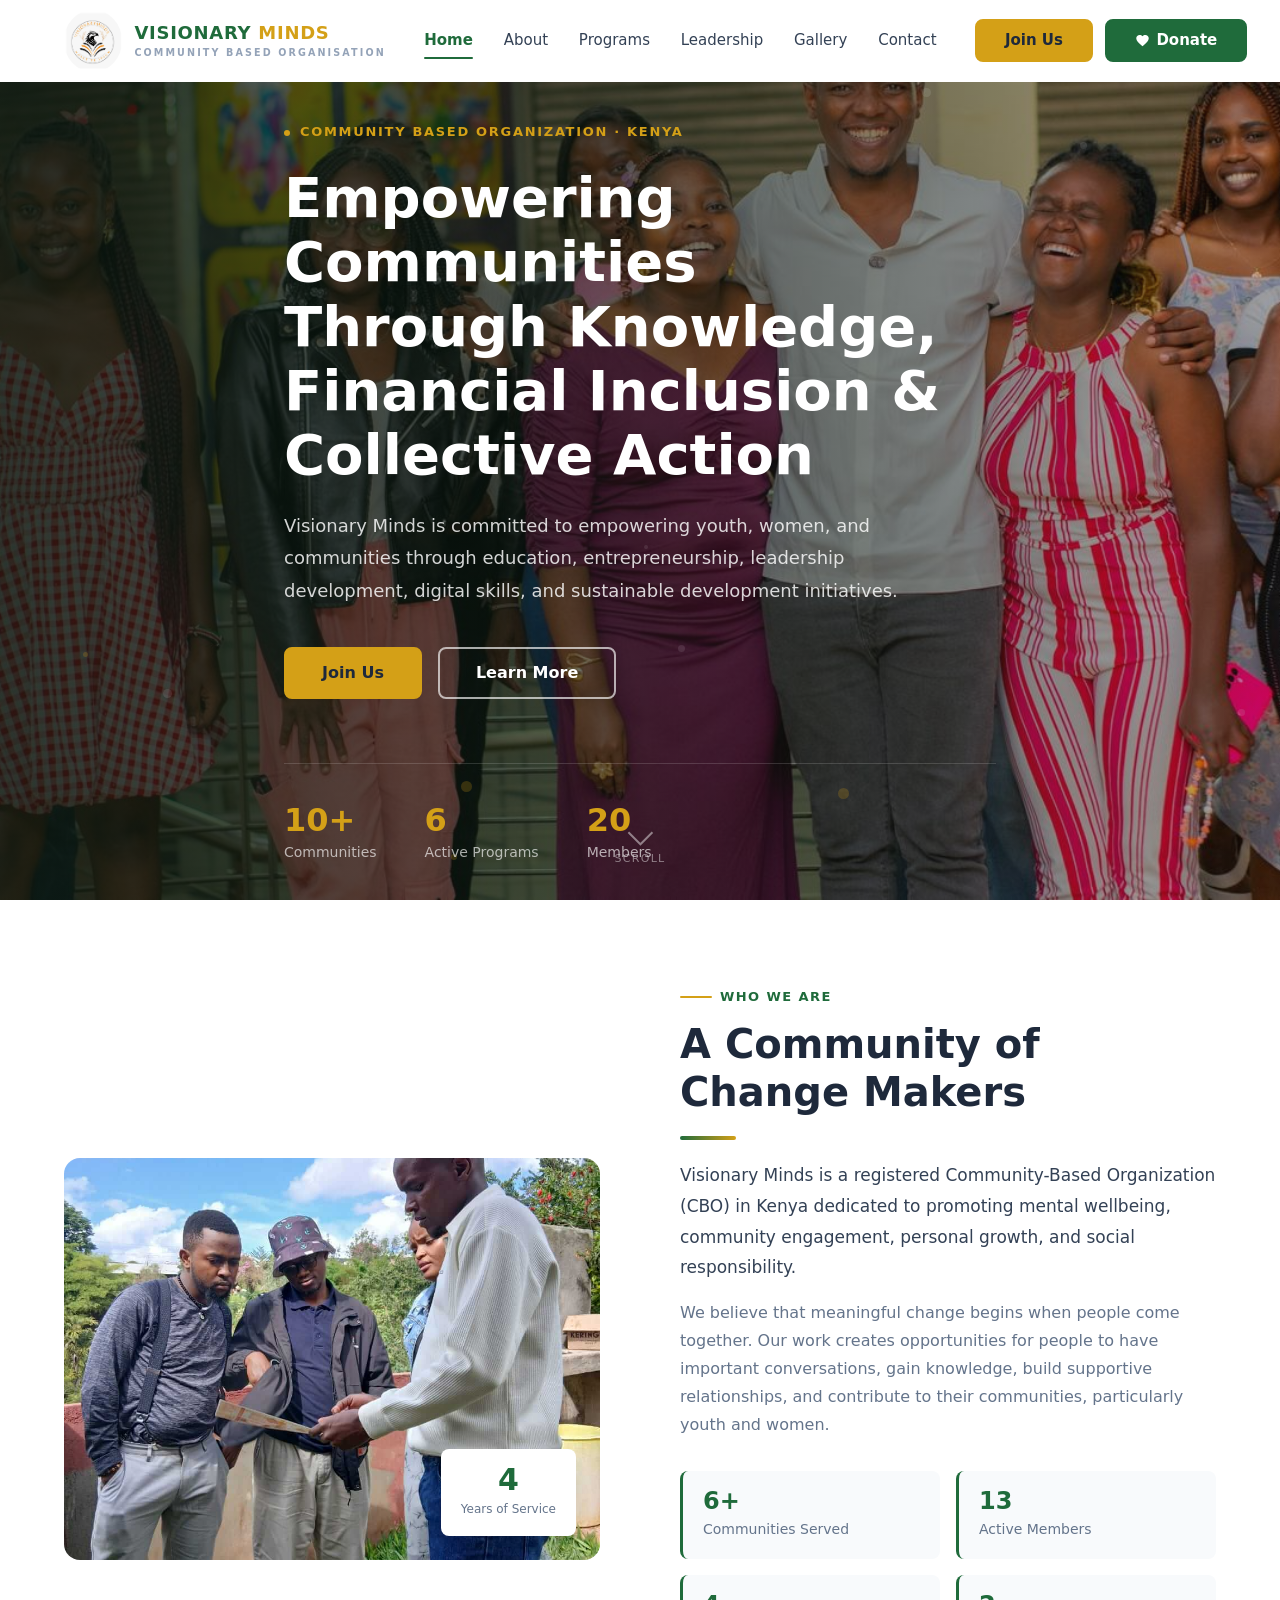
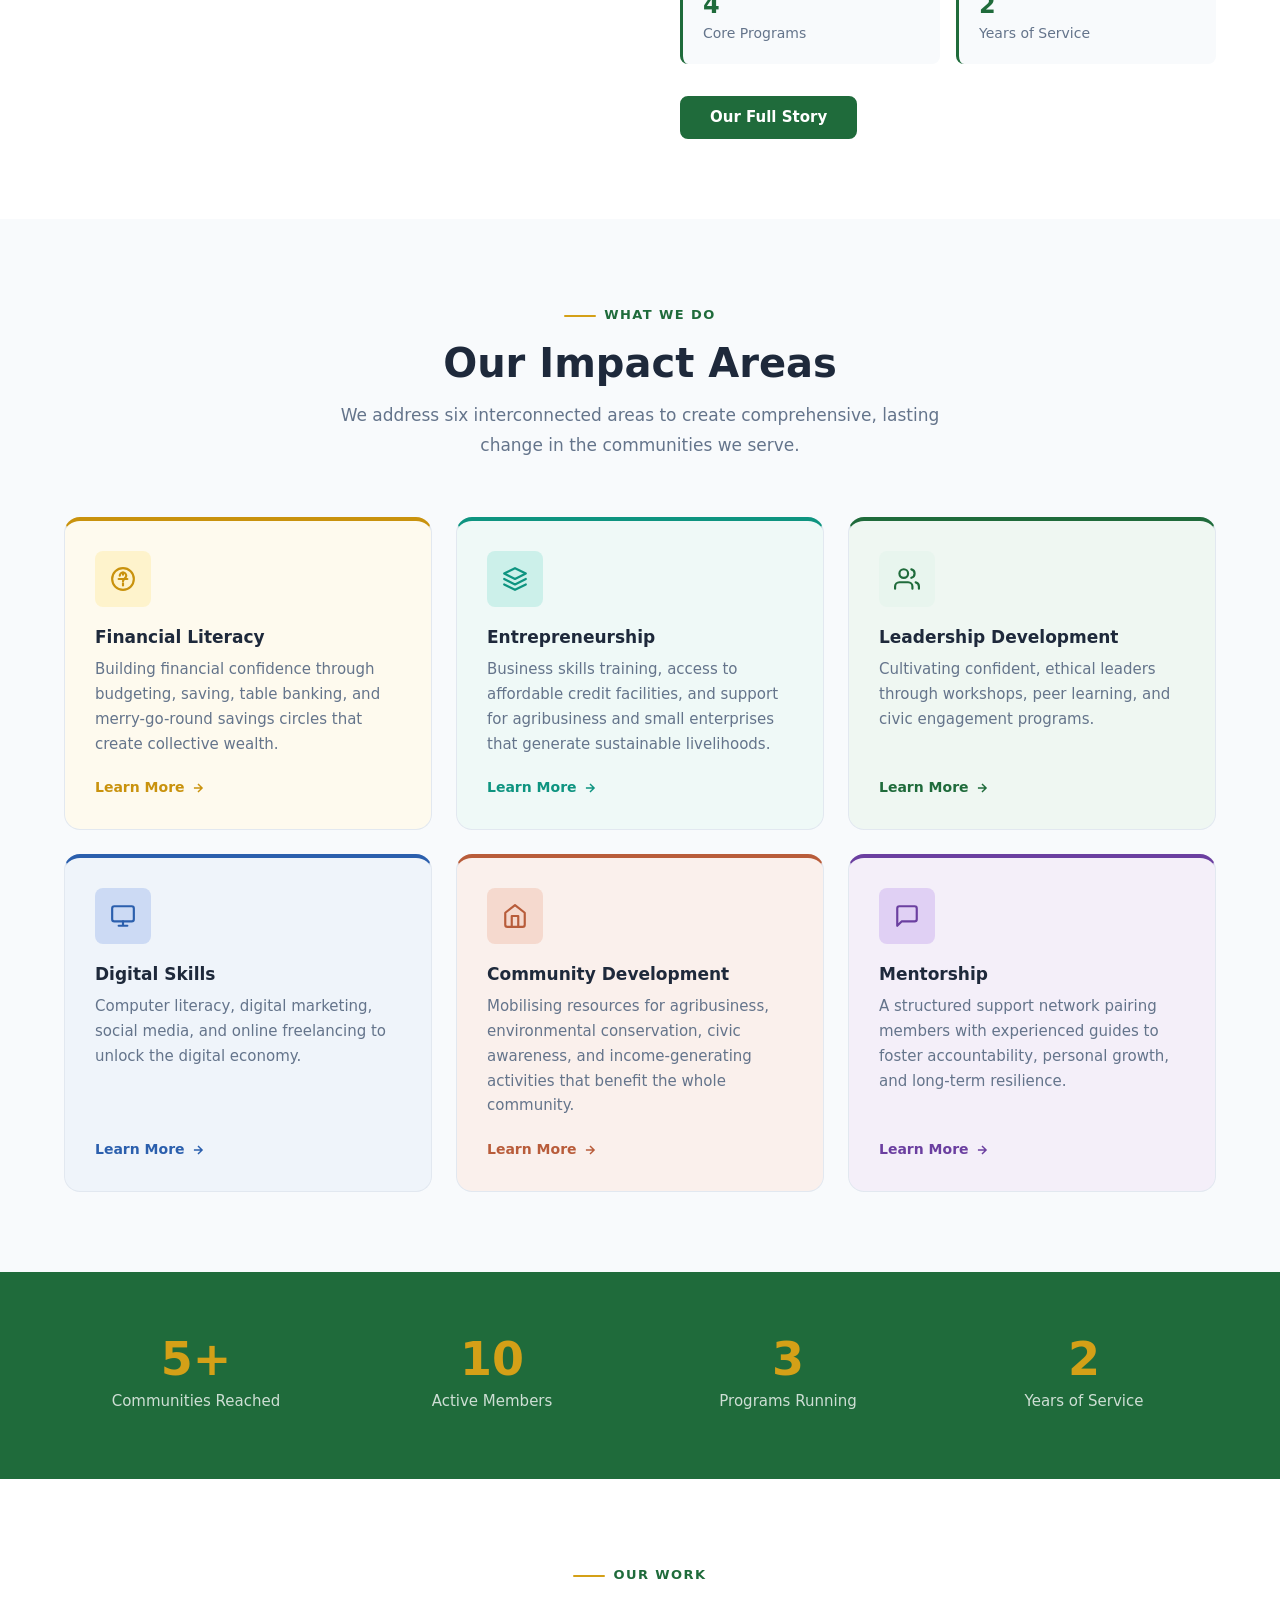
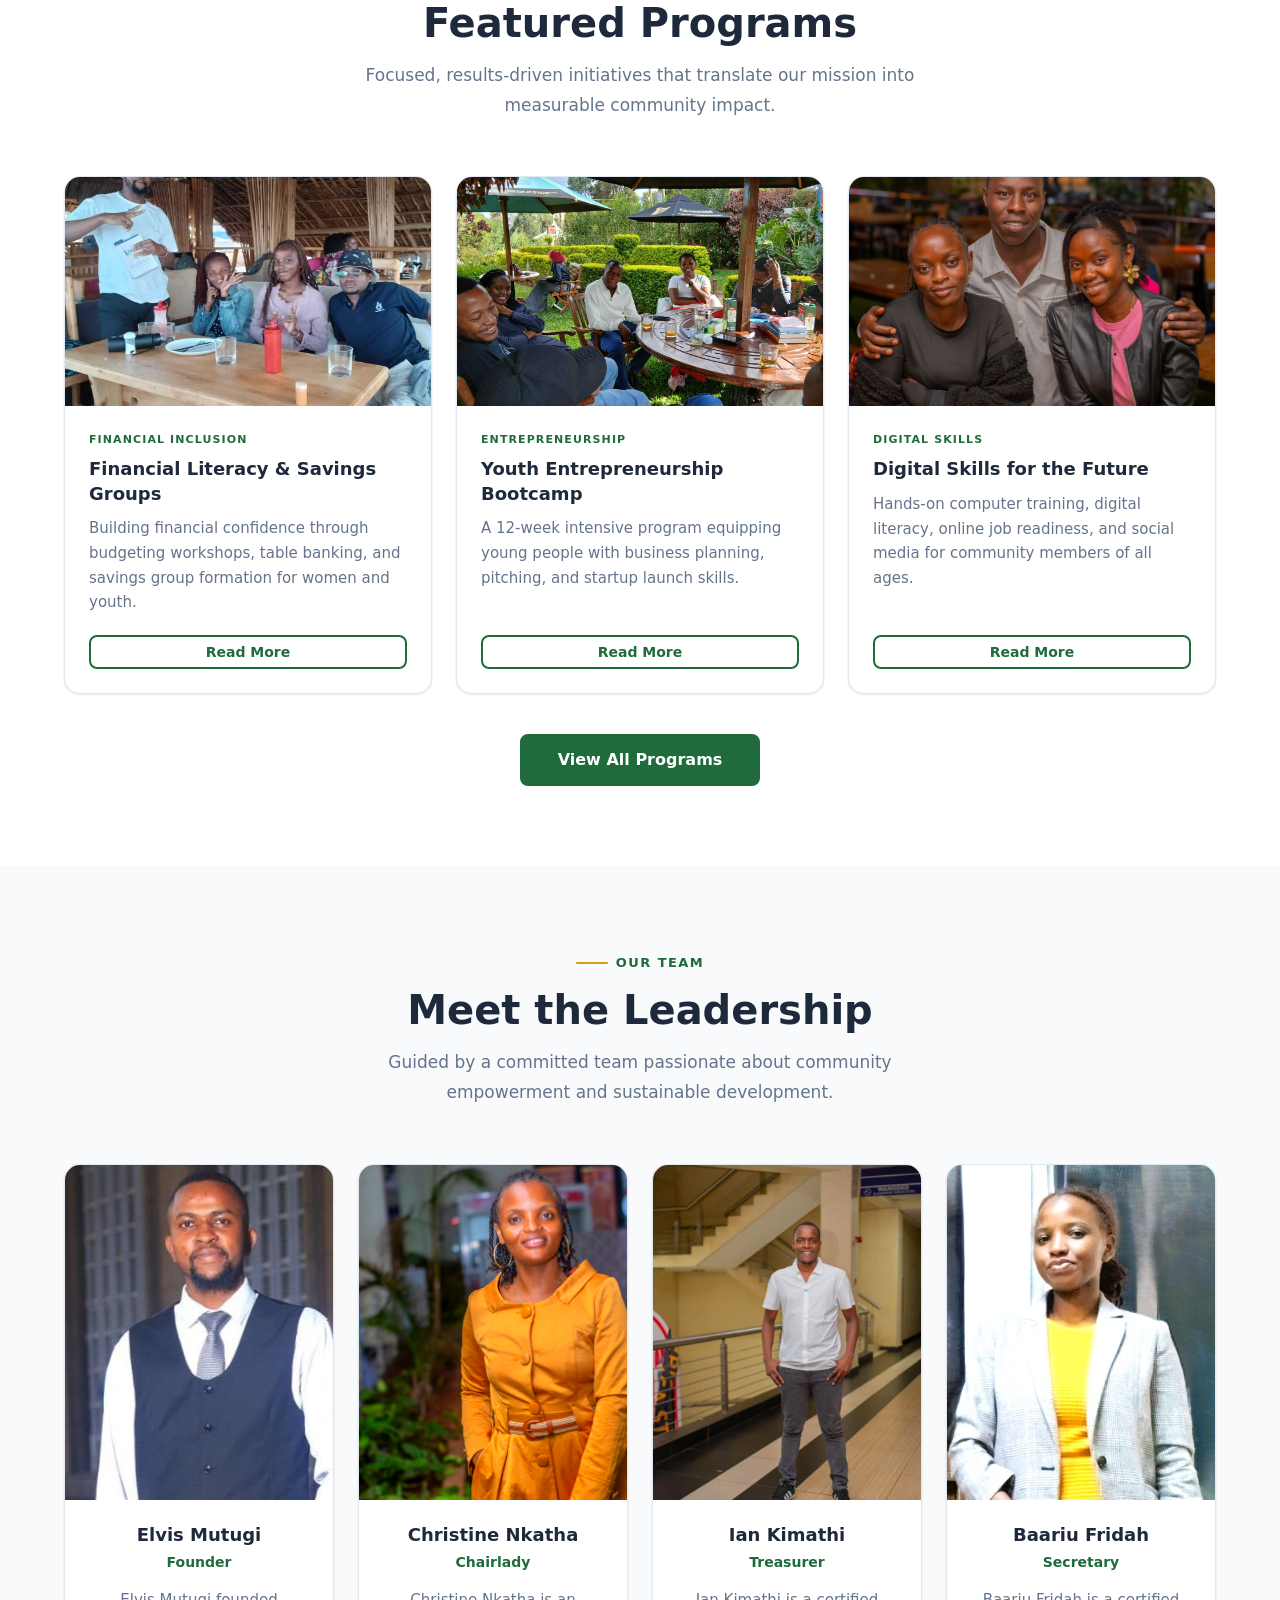
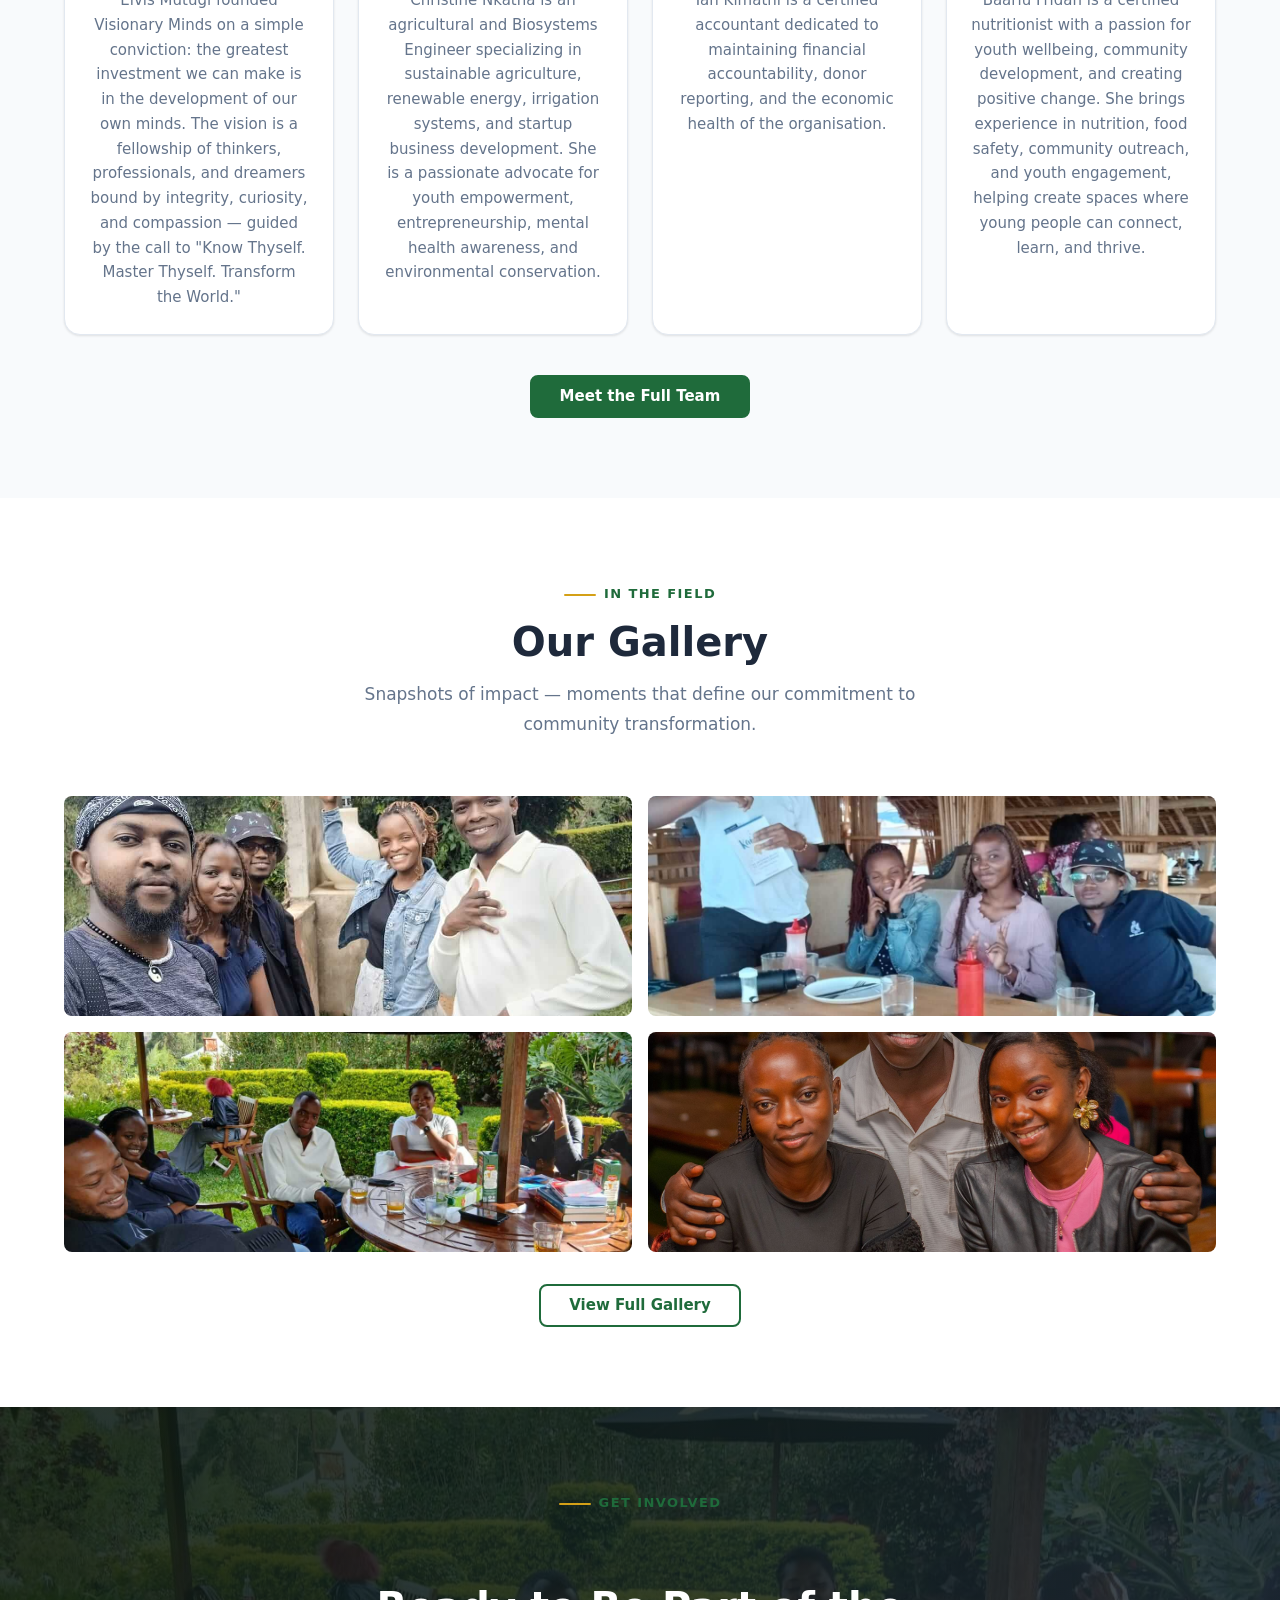
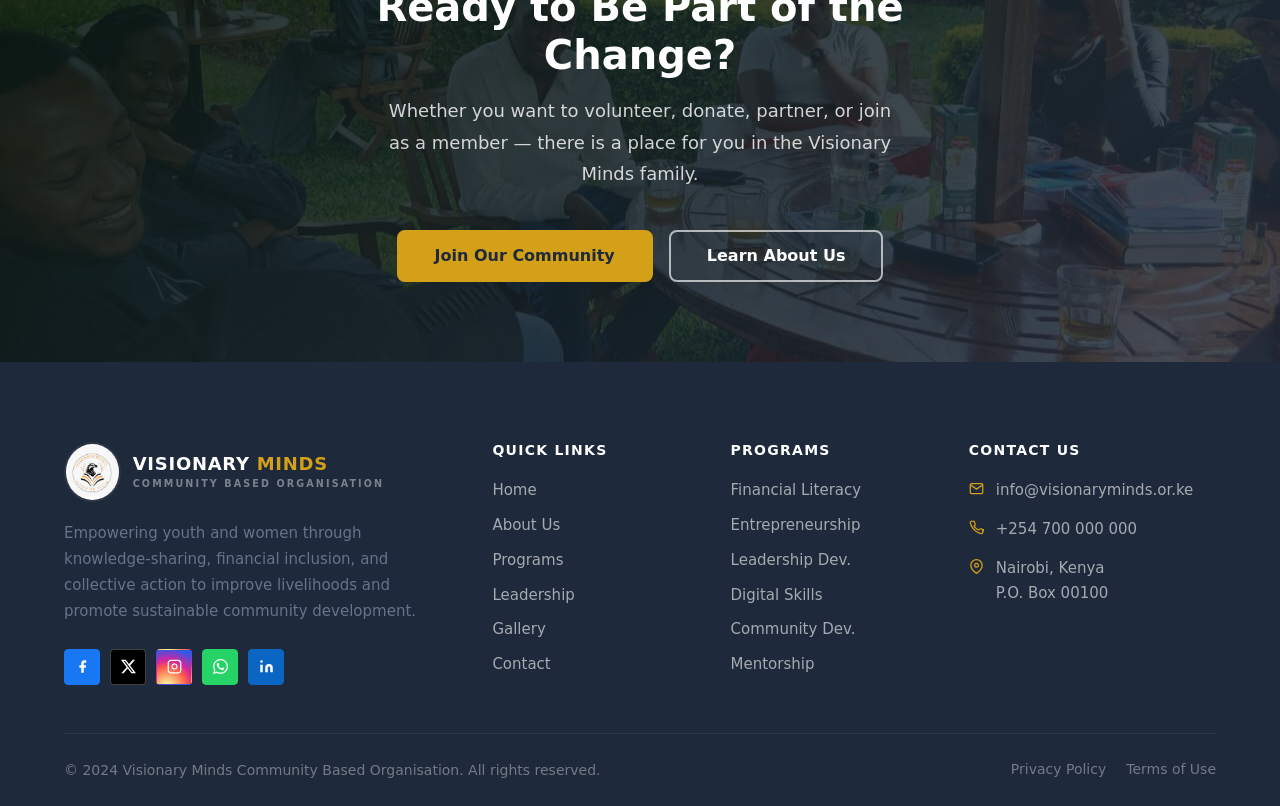
<file: index.html>
<!DOCTYPE html>
<html lang="en">
<head>
  <meta charset="UTF-8" />
  <meta name="viewport" content="width=device-width, initial-scale=1.0" />
  <meta name="color-scheme" content="light" />

  <title>Visionary Minds CBO — Empowering Communities in Kenya</title>
  <meta name="description" content="Visionary Minds is a community-based organisation empowering youth and women through financial literacy, entrepreneurship, leadership, digital skills, and sustainable development." />

  <!-- Open Graph -->
  <meta property="og:title"       content="Visionary Minds CBO" />
  <meta property="og:description" content="Empowering youth and women through knowledge-sharing, financial inclusion, and collective action." />
  <meta property="og:type"        content="website" />
  <meta property="og:image"       content="images/photo-6.jpg" />

  <meta name="referrer" content="strict-origin-when-cross-origin" />
  <meta http-equiv="Content-Security-Policy" content="default-src 'self'; script-src 'self'; style-src 'self' 'unsafe-inline' https://fonts.googleapis.com; font-src 'self' https://fonts.gstatic.com; img-src 'self' data: blob:; connect-src 'none'; frame-src 'none'; object-src 'none'; base-uri 'self'; form-action 'self';" />
  <meta http-equiv="Permissions-Policy" content="camera=(), microphone=(), geolocation=(), payment=(), usb=()" />

  <!-- Fonts -->
  <link rel="preconnect" href="https://fonts.googleapis.com" crossorigin />
  <link rel="preconnect" href="https://fonts.gstatic.com" crossorigin />
  <link href="https://fonts.googleapis.com/css2?family=Inter:wght@400;500;600&family=Poppins:wght@500;600;700;800&display=swap" rel="stylesheet" />

  <!-- Styles -->
  <link rel="stylesheet" href="css/style.css" />
  <link rel="stylesheet" href="css/responsive.css" />
</head>
<body>

<!-- ══ HEADER ════════════════════════════════════════════════ -->
<header class="site-header" id="site-header">
  <nav class="nav-inner container" aria-label="Main navigation">

    <a href="index.html" class="nav-logo" aria-label="Visionary Minds — Home">
      <img src="images/logo.jpeg" alt="" class="nav-logo-img" aria-hidden="true" />
      <span class="logo-wordmark">
        <span class="logo-wordmark__name">Visionary <em>Minds</em></span>
        <span class="logo-wordmark__sub">Community Based Organisation</span>
      </span>
    </a>

    <ul class="nav-menu" id="nav-menu" role="list">
      <li><a href="index.html"      class="nav-link">Home</a></li>
      <li><a href="about.html"      class="nav-link">About</a></li>
      <li><a href="programs.html"   class="nav-link">Programs</a></li>
      <li><a href="leadership.html" class="nav-link">Leadership</a></li>
      <li><a href="gallery.html"    class="nav-link">Gallery</a></li>
      <li><a href="contact.html"    class="nav-link">Contact</a></li>
    </ul>

    <a href="contact.html" class="btn btn-gold nav-cta">Join Us</a>
    <a href="contact.html" class="btn btn-primary nav-donate"><svg viewBox="0 0 24 24" fill="currentColor" aria-hidden="true"><path d="M12 21.35l-1.45-1.32C5.4 15.36 2 12.28 2 8.5 2 5.42 4.42 3 7.5 3c1.74 0 3.41.81 4.5 2.09C13.09 3.81 14.76 3 16.5 3 19.58 3 22 5.42 22 8.5c0 3.78-3.4 6.86-8.55 11.54L12 21.35z"/></svg>Donate</a>

    <button class="nav-toggle" id="nav-toggle" type="button"
            aria-label="Toggle navigation menu" aria-expanded="false" aria-controls="nav-menu">
      <span class="bar"></span>
      <span class="bar"></span>
      <span class="bar"></span>
    </button>
  </nav>
</header>
<!-- /header -->


<main>

<!-- ══ HERO ══════════════════════════════════════════════════ -->
<section class="hero" aria-label="Hero banner">
  <div class="container hero-content">
    <p class="hero-eyebrow" aria-hidden="true">
      <span class="hero-dot"></span>
      Community Based Organization · Kenya
    </p>

    <h1 class="hero-title">
      Empowering Communities<br>
      Through Knowledge,<br>
      Financial Inclusion &amp;<br>
      Collective Action
    </h1>

    <p class="hero-desc">
      Visionary Minds is committed to empowering youth, women, and communities through
      education, entrepreneurship, leadership development, digital skills, and sustainable
      development initiatives.
    </p>

    <div class="hero-actions">
      <a href="contact.html" class="btn btn-gold btn-lg">Join Us</a>
      <a href="about.html"   class="btn btn-outline-white btn-lg">Learn More</a>
    </div>

    <!-- Quick stats -->
    <div class="hero-stats" aria-label="Quick statistics">
      <div class="hero-stat">
        <p class="hero-stat-num" data-count="10" data-suffix="+">10+</p>
        <p class="hero-stat-lbl">Communities</p>
      </div>
      <div class="hero-stat">
        <p class="hero-stat-num" data-count="6"  data-suffix="">6</p>
        <p class="hero-stat-lbl">Active Programs</p>
      </div>
      <div class="hero-stat">
        <p class="hero-stat-num" data-count="20" data-suffix="">20</p>
        <p class="hero-stat-lbl">Members</p>
      </div>
    </div>
  </div>

  <!-- Scroll hint -->
  <div class="hero-scroll" aria-hidden="true">
    <span class="hero-scroll-chevron"></span>
    Scroll
  </div>
</section>
<!-- /hero -->


<!-- ══ ABOUT SNAPSHOT ════════════════════════════════════════ -->
<section class="section" id="about-preview" aria-labelledby="about-title">
  <div class="container">
    <div class="about-split">

      <!-- Image -->
      <div class="about-split-img" data-fade="left">
        <img src="images/community_members.jpeg" alt="Community members participating in a Visionary Minds programme"
             loading="lazy" decoding="async" width="560" height="420" />
        <div class="img-badge">
          <p class="img-badge-num">4</p>
          <p class="img-badge-txt">Years of Service</p>
        </div>
      </div>

      <!-- Text -->
      <div data-fade="right">
        <p class="section-eyebrow">Who We Are</p>
        <h2 class="section-title" id="about-title">
          A Community of<br>Change Makers
        </h2>
        <div class="divider"></div>
        <p class="lead" style="margin-bottom:1rem;">
          Visionary Minds is a registered Community-Based Organization (CBO) in Kenya dedicated to promoting mental wellbeing, community engagement, personal growth, and social responsibility.
        </p>
        <p style="margin-bottom:1.75rem;">
          We believe that meaningful change begins when people come together. Our work creates opportunities for people to have important conversations, gain knowledge, build supportive relationships, and contribute to their communities, particularly youth and women.
        </p>

        <!-- Mini stats -->
        <div class="about-stats">
          <div class="about-stat">
            <p class="about-stat-num" data-count="10" data-suffix="+">10+</p>
            <p class="about-stat-lbl">Communities Served</p>
          </div>
          <div class="about-stat">
            <p class="about-stat-num" data-count="20" data-suffix="">20</p>
            <p class="about-stat-lbl">Active Members</p>
          </div>
          <div class="about-stat">
            <p class="about-stat-num" data-count="6" data-suffix="">6</p>
            <p class="about-stat-lbl">Core Programs</p>
          </div>
          <div class="about-stat">
            <p class="about-stat-num" data-count="4" data-suffix="">4</p>
            <p class="about-stat-lbl">Years of Service</p>
          </div>
        </div>

        <div style="margin-top:2rem;">
          <a href="about.html" class="btn btn-primary">Our Full Story</a>
        </div>
      </div>

    </div>
  </div>
</section>
<!-- /about snapshot -->


<!-- ══ IMPACT AREAS ══════════════════════════════════════════ -->
<section class="section section--gray" id="impact" aria-labelledby="impact-title">
  <div class="container">

    <div class="section-hd section-hd--center" data-fade>
      <p class="section-eyebrow">What We Do</p>
      <h2 class="section-title" id="impact-title">Our Impact Areas</h2>
      <p class="section-desc">We address six interconnected areas to create comprehensive, lasting change in the communities we serve.</p>
    </div>

    <div class="impact-grid">

      <!-- Financial Literacy -->
      <article class="impact-card" data-fade data-delay="1">
        <div class="impact-icon" aria-hidden="true">
          <svg viewBox="0 0 24 24" fill="none" stroke="currentColor" stroke-width="2" stroke-linecap="round" stroke-linejoin="round">
            <circle cx="12" cy="12" r="10"/><path d="M12 6v2m0 8v2m-4-6h8"/><path d="M9 9a3 3 0 0 1 6 0c0 2-3 3-3 5"/>
          </svg>
        </div>
        <h3 class="impact-card-title">Financial Literacy</h3>
        <p class="impact-card-desc">Building financial confidence through budgeting, saving, table banking, and merry-go-round savings circles that create collective wealth.</p>
        <a href="programs.html#financial" class="impact-link">
          Learn More
          <svg viewBox="0 0 24 24" fill="none" stroke="currentColor" stroke-width="2.5"><path d="M5 12h14M12 5l7 7-7 7"/></svg>
        </a>
      </article>

      <!-- Entrepreneurship -->
      <article class="impact-card" data-fade data-delay="2">
        <div class="impact-icon" aria-hidden="true">
          <svg viewBox="0 0 24 24" fill="none" stroke="currentColor" stroke-width="2" stroke-linecap="round" stroke-linejoin="round">
            <path d="M12 2L2 7l10 5 10-5-10-5zM2 17l10 5 10-5M2 12l10 5 10-5"/>
          </svg>
        </div>
        <h3 class="impact-card-title">Entrepreneurship</h3>
        <p class="impact-card-desc">Business skills training, access to affordable credit facilities, and support for agribusiness and small enterprises that generate sustainable livelihoods.</p>
        <a href="programs.html#entrepreneurship" class="impact-link">
          Learn More
          <svg viewBox="0 0 24 24" fill="none" stroke="currentColor" stroke-width="2.5"><path d="M5 12h14M12 5l7 7-7 7"/></svg>
        </a>
      </article>

      <!-- Leadership Development -->
      <article class="impact-card" data-fade data-delay="3">
        <div class="impact-icon" aria-hidden="true">
          <svg viewBox="0 0 24 24" fill="none" stroke="currentColor" stroke-width="2" stroke-linecap="round" stroke-linejoin="round">
            <path d="M17 21v-2a4 4 0 0 0-4-4H5a4 4 0 0 0-4 4v2"/><circle cx="9" cy="7" r="4"/><path d="M23 21v-2a4 4 0 0 0-3-3.87M16 3.13a4 4 0 0 1 0 7.75"/>
          </svg>
        </div>
        <h3 class="impact-card-title">Leadership Development</h3>
        <p class="impact-card-desc">Cultivating confident, ethical leaders through workshops, peer learning, and civic engagement programs.</p>
        <a href="programs.html#leadership" class="impact-link">
          Learn More
          <svg viewBox="0 0 24 24" fill="none" stroke="currentColor" stroke-width="2.5"><path d="M5 12h14M12 5l7 7-7 7"/></svg>
        </a>
      </article>

      <!-- Digital Skills -->
      <article class="impact-card" data-fade data-delay="4">
        <div class="impact-icon" aria-hidden="true">
          <svg viewBox="0 0 24 24" fill="none" stroke="currentColor" stroke-width="2" stroke-linecap="round" stroke-linejoin="round">
            <rect x="2" y="3" width="20" height="14" rx="2"/><path d="M8 21h8M12 17v4"/>
          </svg>
        </div>
        <h3 class="impact-card-title">Digital Skills</h3>
        <p class="impact-card-desc">Computer literacy, digital marketing, social media, and online freelancing to unlock the digital economy.</p>
        <a href="programs.html#digital" class="impact-link">
          Learn More
          <svg viewBox="0 0 24 24" fill="none" stroke="currentColor" stroke-width="2.5"><path d="M5 12h14M12 5l7 7-7 7"/></svg>
        </a>
      </article>

      <!-- Community Development -->
      <article class="impact-card" data-fade data-delay="5">
        <div class="impact-icon" aria-hidden="true">
          <svg viewBox="0 0 24 24" fill="none" stroke="currentColor" stroke-width="2" stroke-linecap="round" stroke-linejoin="round">
            <path d="M3 9l9-7 9 7v11a2 2 0 0 1-2 2H5a2 2 0 0 1-2-2z"/><polyline points="9 22 9 12 15 12 15 22"/>
          </svg>
        </div>
        <h3 class="impact-card-title">Community Development</h3>
        <p class="impact-card-desc">Mobilising resources for agribusiness, environmental conservation, civic awareness, and income-generating activities that benefit the whole community.</p>
        <a href="programs.html#community" class="impact-link">
          Learn More
          <svg viewBox="0 0 24 24" fill="none" stroke="currentColor" stroke-width="2.5"><path d="M5 12h14M12 5l7 7-7 7"/></svg>
        </a>
      </article>

      <!-- Mentorship -->
      <article class="impact-card" data-fade data-delay="6">
        <div class="impact-icon" aria-hidden="true">
          <svg viewBox="0 0 24 24" fill="none" stroke="currentColor" stroke-width="2" stroke-linecap="round" stroke-linejoin="round">
            <path d="M21 15a2 2 0 0 1-2 2H7l-4 4V5a2 2 0 0 1 2-2h14a2 2 0 0 1 2 2z"/>
          </svg>
        </div>
        <h3 class="impact-card-title">Mentorship</h3>
        <p class="impact-card-desc">A structured support network pairing members with experienced guides to foster accountability, personal growth, and long-term resilience.</p>
        <a href="programs.html#mentorship" class="impact-link">
          Learn More
          <svg viewBox="0 0 24 24" fill="none" stroke="currentColor" stroke-width="2.5"><path d="M5 12h14M12 5l7 7-7 7"/></svg>
        </a>
      </article>

    </div>
  </div>
</section>
<!-- /impact areas -->


<!-- ══ STATS BAND ════════════════════════════════════════════ -->
<div class="stats-band" aria-label="Organisation statistics">
  <div class="container">
    <div class="stats-band-grid">
      <div class="text-center" data-fade data-delay="1">
        <p class="stat-num" data-count="10" data-suffix="+">10+</p>
        <p class="stat-lbl">Communities Reached</p>
      </div>
      <div class="text-center" data-fade data-delay="2">
        <p class="stat-num" data-count="20" data-suffix="">20</p>
        <p class="stat-lbl">Active Members</p>
      </div>
      <div class="text-center" data-fade data-delay="3">
        <p class="stat-num" data-count="6" data-suffix="">6</p>
        <p class="stat-lbl">Programs Running</p>
      </div>
      <div class="text-center" data-fade data-delay="4">
        <p class="stat-num" data-count="4" data-suffix="">4</p>
        <p class="stat-lbl">Years of Service</p>
      </div>
    </div>
  </div>
</div>
<!-- /stats -->


<!-- ══ FEATURED PROGRAMS ════════════════════════════════════ -->
<section class="section" id="programs-preview" aria-labelledby="prog-title">
  <div class="container">

    <div class="section-hd section-hd--center" data-fade>
      <p class="section-eyebrow">Our Work</p>
      <h2 class="section-title" id="prog-title">Featured Programs</h2>
      <p class="section-desc">Focused, results-driven initiatives that translate our mission into measurable community impact.</p>
    </div>

    <div class="program-grid">

      <article class="prog-card" data-fade data-delay="1">
        <div class="prog-card-img">
          <img src="images/photo-2.jpeg" alt="Financial literacy training workshop" loading="lazy" decoding="async" />
        </div>
        <div class="prog-card-body">
          <p class="prog-tag">Financial Inclusion</p>
          <h3 class="prog-card-title">Financial Literacy &amp; Savings Groups</h3>
          <p class="prog-card-desc">Building financial confidence through budgeting workshops, table banking, and savings group formation for women and youth.</p>
          <a href="programs.html#financial" class="btn btn-outline btn-sm">Read More</a>
        </div>
      </article>

      <article class="prog-card" data-fade data-delay="2">
        <div class="prog-card-img">
          <img src="images/photo-3.jpeg" alt="Youth entrepreneurship bootcamp session" loading="lazy" decoding="async" />
        </div>
        <div class="prog-card-body">
          <p class="prog-tag">Entrepreneurship</p>
          <h3 class="prog-card-title">Youth Entrepreneurship Bootcamp</h3>
          <p class="prog-card-desc">A 12-week intensive program equipping young people with business planning, pitching, and startup launch skills.</p>
          <a href="programs.html#entrepreneurship" class="btn btn-outline btn-sm">Read More</a>
        </div>
      </article>

      <article class="prog-card" data-fade data-delay="3">
        <div class="prog-card-img">
          <img src="images/photo-9.jpg" alt="Digital skills training class" loading="lazy" decoding="async" />
        </div>
        <div class="prog-card-body">
          <p class="prog-tag">Digital Skills</p>
          <h3 class="prog-card-title">Digital Skills for the Future</h3>
          <p class="prog-card-desc">Hands-on computer training, digital literacy, online job readiness, and social media for community members of all ages.</p>
          <a href="programs.html#digital" class="btn btn-outline btn-sm">Read More</a>
        </div>
      </article>

    </div>

    <div style="text-align:center; margin-top:2.5rem;" data-fade>
      <a href="programs.html" class="btn btn-primary btn-lg">View All Programs</a>
    </div>
  </div>
</section>
<!-- /featured programs -->


<!-- ══ LEADERSHIP PREVIEW ════════════════════════════════════ -->
<section class="section section--gray" id="leadership-preview" aria-labelledby="lead-title">
  <div class="container">

    <div class="section-hd section-hd--center" data-fade>
      <p class="section-eyebrow">Our Team</p>
      <h2 class="section-title" id="lead-title">Meet the Leadership</h2>
      <p class="section-desc">Guided by a committed team passionate about community empowerment and sustainable development.</p>
    </div>

    <div class="leaders-grid leaders-grid--four">

      <article class="leader-card" data-fade data-delay="1">
        <div class="leader-img">
          <img src="images/elvis.jpeg" alt="Elvis Mutugi — Founder of Visionary Minds" loading="lazy" decoding="async" />
        </div>
        <div class="leader-body">
          <h3 class="leader-name">Elvis Mutugi</h3>
          <p class="leader-role">Founder</p>
          <p class="leader-bio">Elvis Mutugi founded Visionary Minds on a simple conviction: the greatest investment we can make is in the development of our own minds. The vision is a fellowship of thinkers, professionals, and dreamers bound by integrity, curiosity, and compassion — guided by the call to "Know Thyself. Master Thyself. Transform the World."</p>
        </div>
      </article>

      <article class="leader-card chairlady-card" data-fade data-delay="2">
        <div class="leader-img">
          <img src="images/chris 2.jpg" alt="Christine Nkatha — Chairlady of Visionary Minds" loading="lazy" decoding="async" />
        </div>
        <div class="leader-body">
          <h3 class="leader-name">Christine Nkatha</h3>
          <p class="leader-role">Chairlady</p>
          <p class="leader-bio">Christine Nkatha is an agricultural and Biosystems Engineer specializing in sustainable agriculture, renewable energy, irrigation systems, and startup business development. She is a passionate advocate for youth empowerment, entrepreneurship, mental health awareness, and environmental conservation.</p>
        </div>
      </article>

      <article class="leader-card" data-fade data-delay="3">
        <div class="leader-img">
          <img src="images/Ian.jpeg" alt="Ian Kimathi — Treasurer of Visionary Minds" loading="lazy" decoding="async" />
        </div>
        <div class="leader-body">
          <h3 class="leader-name">Ian Kimathi</h3>
          <p class="leader-role">Treasurer</p>
          <p class="leader-bio">Ian Kimathi is a certified accountant dedicated to maintaining financial accountability, donor reporting, and the economic health of the organisation.</p>
        </div>
      </article>

      <article class="leader-card" data-fade data-delay="4">
        <div class="leader-img">
          <img src="images/Fri.jpeg" alt="Baariu Fridah — Secretary of Visionary Minds" loading="lazy" decoding="async" />
        </div>
        <div class="leader-body">
          <h3 class="leader-name">Baariu Fridah</h3>
          <p class="leader-role">Secretary</p>
          <p class="leader-bio">Baariu Fridah is a certified nutritionist with a passion for youth wellbeing, community development, and creating positive change. She brings experience in nutrition, food safety, community outreach, and youth engagement, helping create spaces where young people can connect, learn, and thrive.</p>
        </div>
      </article>

    </div>

    <div style="text-align:center; margin-top:2.5rem;" data-fade>
      <a href="leadership.html" class="btn btn-primary">Meet the Full Team</a>
    </div>
  </div>
</section>
<!-- /leadership preview -->


<!-- ══ GALLERY PREVIEW ═══════════════════════════════════════ -->
<section class="section" id="gallery-preview" aria-labelledby="gallery-title">
  <div class="container">

    <div class="section-hd section-hd--center" data-fade>
      <p class="section-eyebrow">In The Field</p>
      <h2 class="section-title" id="gallery-title">Our Gallery</h2>
      <p class="section-desc">Snapshots of impact — moments that define our commitment to community transformation.</p>
    </div>

    <div class="gallery-preview-grid" data-fade>
      <div class="gal-item">
        <img src="images/photo-1.jpeg" alt="Community gathering" loading="lazy" decoding="async" />
        <div class="gal-overlay"><p class="gal-caption">Community Gathering</p></div>
      </div>
      <div class="gal-item">
        <img src="images/photo-2.jpeg" alt="Financial literacy workshop" loading="lazy" decoding="async" />
        <div class="gal-overlay"><p class="gal-caption">Financial Literacy Workshop</p></div>
      </div>
      <div class="gal-item">
        <img src="images/photo-3.jpeg" alt="Youth entrepreneurship bootcamp" loading="lazy" decoding="async" />
        <div class="gal-overlay"><p class="gal-caption">Entrepreneurship Bootcamp</p></div>
      </div>
      <div class="gal-item">
        <img src="images/photo-9.jpg" alt="Digital skills training" loading="lazy" decoding="async" />
        <div class="gal-overlay"><p class="gal-caption">Digital Skills Training</p></div>
      </div>
    </div>

    <div style="text-align:center; margin-top:2rem;" data-fade>
      <a href="gallery.html" class="btn btn-outline">View Full Gallery</a>
    </div>

  </div>
</section>
<!-- /gallery preview -->


<!-- ══ CTA ═══════════════════════════════════════════════════ -->
<section class="cta-section" aria-labelledby="cta-title">
  <div class="container">
    <div class="section-hd section-hd--center" data-fade>
      <p class="section-eyebrow">Get Involved</p>
    </div>
    <h2 class="cta-title" data-fade>Ready to Be Part of the Change?</h2>
    <p class="cta-desc" data-fade>
      Whether you want to volunteer, donate, partner, or join as a member — there is a place
      for you in the Visionary Minds family.
    </p>
    <div class="cta-actions" data-fade>
      <a href="contact.html" class="btn btn-gold btn-lg">Join Our Community</a>
      <a href="about.html"   class="btn btn-outline-white btn-lg">Learn About Us</a>
    </div>
  </div>
</section>
<!-- /cta -->

</main>
<!-- /main -->


<!-- ══ FOOTER ════════════════════════════════════════════════ -->
<footer class="site-footer" aria-label="Site footer">
  <div class="container">
    <div class="footer-grid">

      <!-- About -->
      <div>
        <div class="footer-logo">
          <img src="images/logo.jpeg" alt="" aria-hidden="true" />
          <span class="logo-wordmark">
            <span class="logo-wordmark__name">Visionary <em>Minds</em></span>
            <span class="logo-wordmark__sub">Community Based Organisation</span>
          </span>
        </div>
        <p class="footer-about">
          Empowering youth and women through knowledge-sharing, financial inclusion,
          and collective action to improve livelihoods and promote sustainable community development.
        </p>
        <div class="footer-socials">
          <!-- Facebook -->
          <a href="#" class="footer-social-a" aria-label="Facebook" rel="noopener noreferrer">
            <svg viewBox="0 0 24 24" fill="currentColor"><path d="M18 2h-3a5 5 0 0 0-5 5v3H7v4h3v8h4v-8h3l1-4h-4V7a1 1 0 0 1 1-1h3z"/></svg>
          </a>
          <!-- X -->
          <a href="#" class="footer-social-a" aria-label="X" rel="noopener noreferrer">
            <svg viewBox="0 0 24 24" fill="currentColor"><path d="M18.901 1.153h3.68l-8.04 9.19L24 22.846h-7.406l-5.8-7.584-6.638 7.584H.474l8.6-9.83L0 1.154h7.594l5.243 6.932ZM17.61 20.644h2.039L6.486 3.24H4.298Z"/></svg>
          </a>
          <!-- Instagram -->
          <a href="#" class="footer-social-a" aria-label="Instagram" rel="noopener noreferrer">
            <svg viewBox="0 0 24 24" fill="none" stroke="currentColor" stroke-width="2"><rect x="2" y="2" width="20" height="20" rx="5" ry="5"/><path d="M16 11.37A4 4 0 1 1 12.63 8 4 4 0 0 1 16 11.37z"/><line x1="17.5" y1="6.5" x2="17.51" y2="6.5"/></svg>
          </a>
          <!-- WhatsApp -->
          <a href="https://wa.me/254700000000" class="footer-social-a" aria-label="WhatsApp" target="_blank" rel="noopener noreferrer"><svg viewBox="0 0 24 24" fill="currentColor"><path d="M17.472 14.382c-.297-.149-1.758-.867-2.03-.967-.273-.099-.471-.148-.67.15-.197.297-.767.966-.94 1.164-.173.199-.347.223-.644.075-.297-.15-1.255-.463-2.39-1.475-.883-.788-1.48-1.761-1.653-2.059-.173-.297-.018-.458.13-.606.134-.133.298-.347.446-.52.149-.174.198-.298.298-.497.099-.198.05-.371-.025-.52-.075-.149-.669-1.612-.916-2.207-.242-.579-.487-.5-.669-.51-.173-.008-.371-.01-.57-.01-.198 0-.52.074-.792.372-.272.297-1.04 1.016-1.04 2.479 0 1.462 1.065 2.875 1.213 3.074.149.198 2.096 3.2 5.077 4.487.709.306 1.262.489 1.694.625.712.227 1.36.195 1.871.118.571-.085 1.758-.719 2.006-1.413.248-.694.248-1.289.173-1.413-.074-.124-.272-.198-.57-.347m-5.421 7.403h-.004a9.87 9.87 0 0 1-5.031-1.378l-.361-.214-3.741.982.998-3.648-.235-.374a9.86 9.86 0 0 1-1.51-5.26c.001-5.45 4.436-9.884 9.888-9.884 2.64 0 5.122 1.03 6.988 2.898a9.825 9.825 0 0 1 2.893 6.994c-.003 5.45-4.437 9.884-9.885 9.884m8.413-18.297A11.815 11.815 0 0 0 12.05 0C5.495 0 .16 5.335.157 11.892c0 2.096.547 4.142 1.588 5.945L.057 24l6.305-1.654a11.882 11.882 0 0 0 5.683 1.448h.005c6.554 0 11.89-5.335 11.893-11.893a11.821 11.821 0 0 0-3.48-8.413z"/></svg></a>
          <!-- LinkedIn -->
          <a href="#" class="footer-social-a" aria-label="LinkedIn" rel="noopener noreferrer">
            <svg viewBox="0 0 24 24" fill="currentColor"><path d="M16 8a6 6 0 0 1 6 6v7h-4v-7a2 2 0 0 0-2-2 2 2 0 0 0-2 2v7h-4v-7a6 6 0 0 1 6-6zM2 9h4v12H2z"/><circle cx="4" cy="4" r="2"/></svg>
          </a>
        </div>
      </div>

      <!-- Quick Links -->
      <div>
        <h3 class="footer-h">Quick Links</h3>
        <nav class="footer-links" aria-label="Footer navigation">
          <a href="index.html">Home</a>
          <a href="about.html">About Us</a>
          <a href="programs.html">Programs</a>
          <a href="leadership.html">Leadership</a>
          <a href="gallery.html">Gallery</a>
          <a href="contact.html">Contact</a>
        </nav>
      </div>

      <!-- Programs -->
      <div>
        <h3 class="footer-h">Programs</h3>
        <nav class="footer-links" aria-label="Programs navigation">
          <a href="programs.html#financial">Financial Literacy</a>
          <a href="programs.html#entrepreneurship">Entrepreneurship</a>
          <a href="programs.html#leadership">Leadership Dev.</a>
          <a href="programs.html#digital">Digital Skills</a>
          <a href="programs.html#community">Community Dev.</a>
          <a href="programs.html#mentorship">Mentorship</a>
        </nav>
      </div>

      <!-- Contact -->
      <div>
        <h3 class="footer-h">Contact Us</h3>
        <div class="footer-contact-row">
          <svg viewBox="0 0 24 24" fill="none" stroke="currentColor" stroke-width="2"><path d="M4 4h16c1.1 0 2 .9 2 2v12c0 1.1-.9 2-2 2H4c-1.1 0-2-.9-2-2V6c0-1.1.9-2 2-2z"/><polyline points="22,6 12,13 2,6"/></svg>
          <span>info@visionaryminds.or.ke</span>
        </div>
        <div class="footer-contact-row">
          <svg viewBox="0 0 24 24" fill="none" stroke="currentColor" stroke-width="2"><path d="M22 16.92v3a2 2 0 0 1-2.18 2A19.79 19.79 0 0 1 11.7 18.5 19.5 19.5 0 0 1 5.5 12.3 19.79 19.79 0 0 1 2.08 4.18 2 2 0 0 1 4.1 2h3a2 2 0 0 1 2 1.72c.12.96.36 1.9.7 2.81a2 2 0 0 1-.45 2.11L8.09 9.91A16 16 0 0 0 12 13.82a16 16 0 0 0 3.91 2.1l1.27-1.27a2 2 0 0 1 2.11-.45c.91.34 1.85.58 2.81.7A2 2 0 0 1 24 16.92z"/></svg>
          <span>+254 700 000 000</span>
        </div>
        <div class="footer-contact-row">
          <svg viewBox="0 0 24 24" fill="none" stroke="currentColor" stroke-width="2"><path d="M21 10c0 7-9 13-9 13s-9-6-9-13a9 9 0 0 1 18 0z"/><circle cx="12" cy="10" r="3"/></svg>
          <span>Nairobi, Kenya<br>P.O. Box 00100</span>
        </div>
      </div>

    </div>

    <!-- Bottom bar -->
    <div class="footer-bottom">
      <p class="footer-copy">&copy; 2024 Visionary Minds Community Based Organisation. All rights reserved.</p>
      <nav class="footer-bottom-links" aria-label="Legal navigation">
        <a href="#">Privacy Policy</a>
        <a href="#">Terms of Use</a>
      </nav>
    </div>
  </div>
</footer>
<!-- /footer -->


<!-- Back to top -->
<button id="back-to-top" aria-label="Back to top">
  <svg viewBox="0 0 24 24" fill="none" stroke="currentColor" stroke-width="2.5" stroke-linecap="round"><path d="M18 15l-6-6-6 6"/></svg>
</button>

<script src="js/main.js"></script>
</body>
</html>
</file>
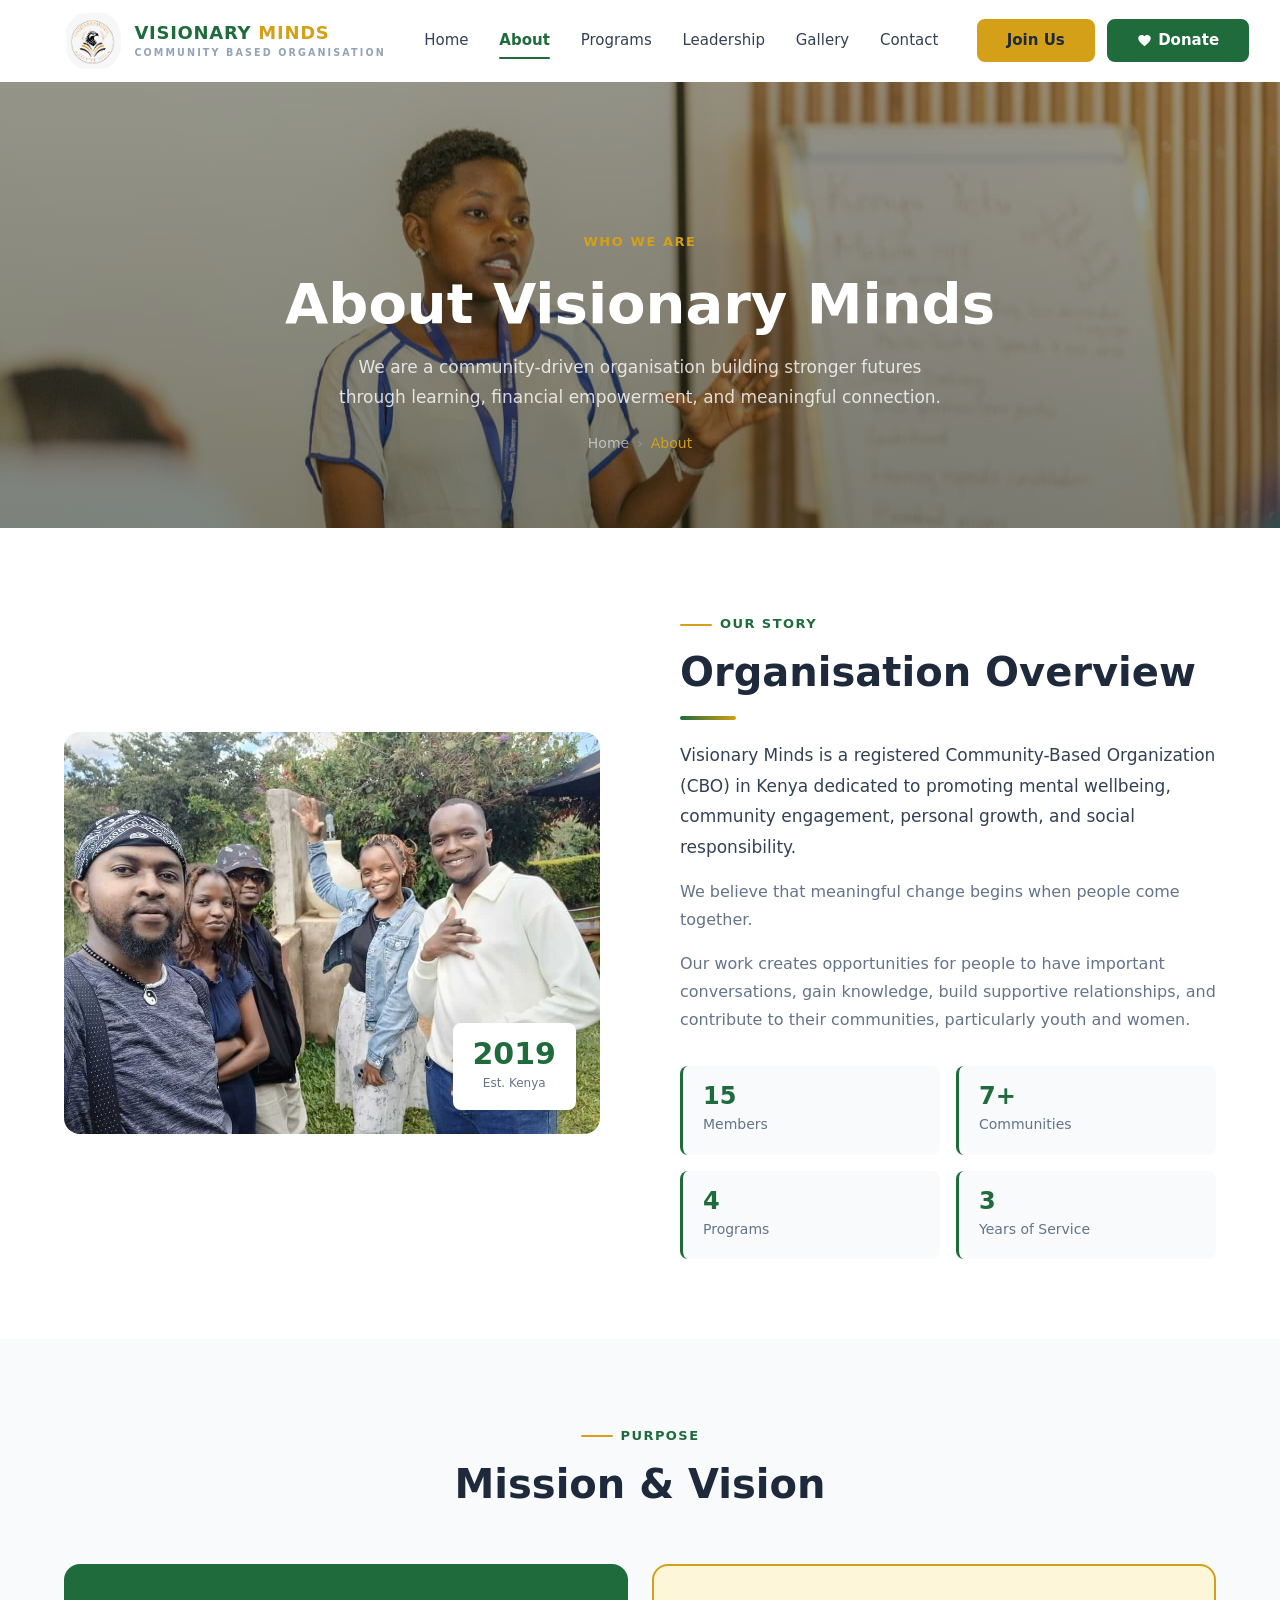
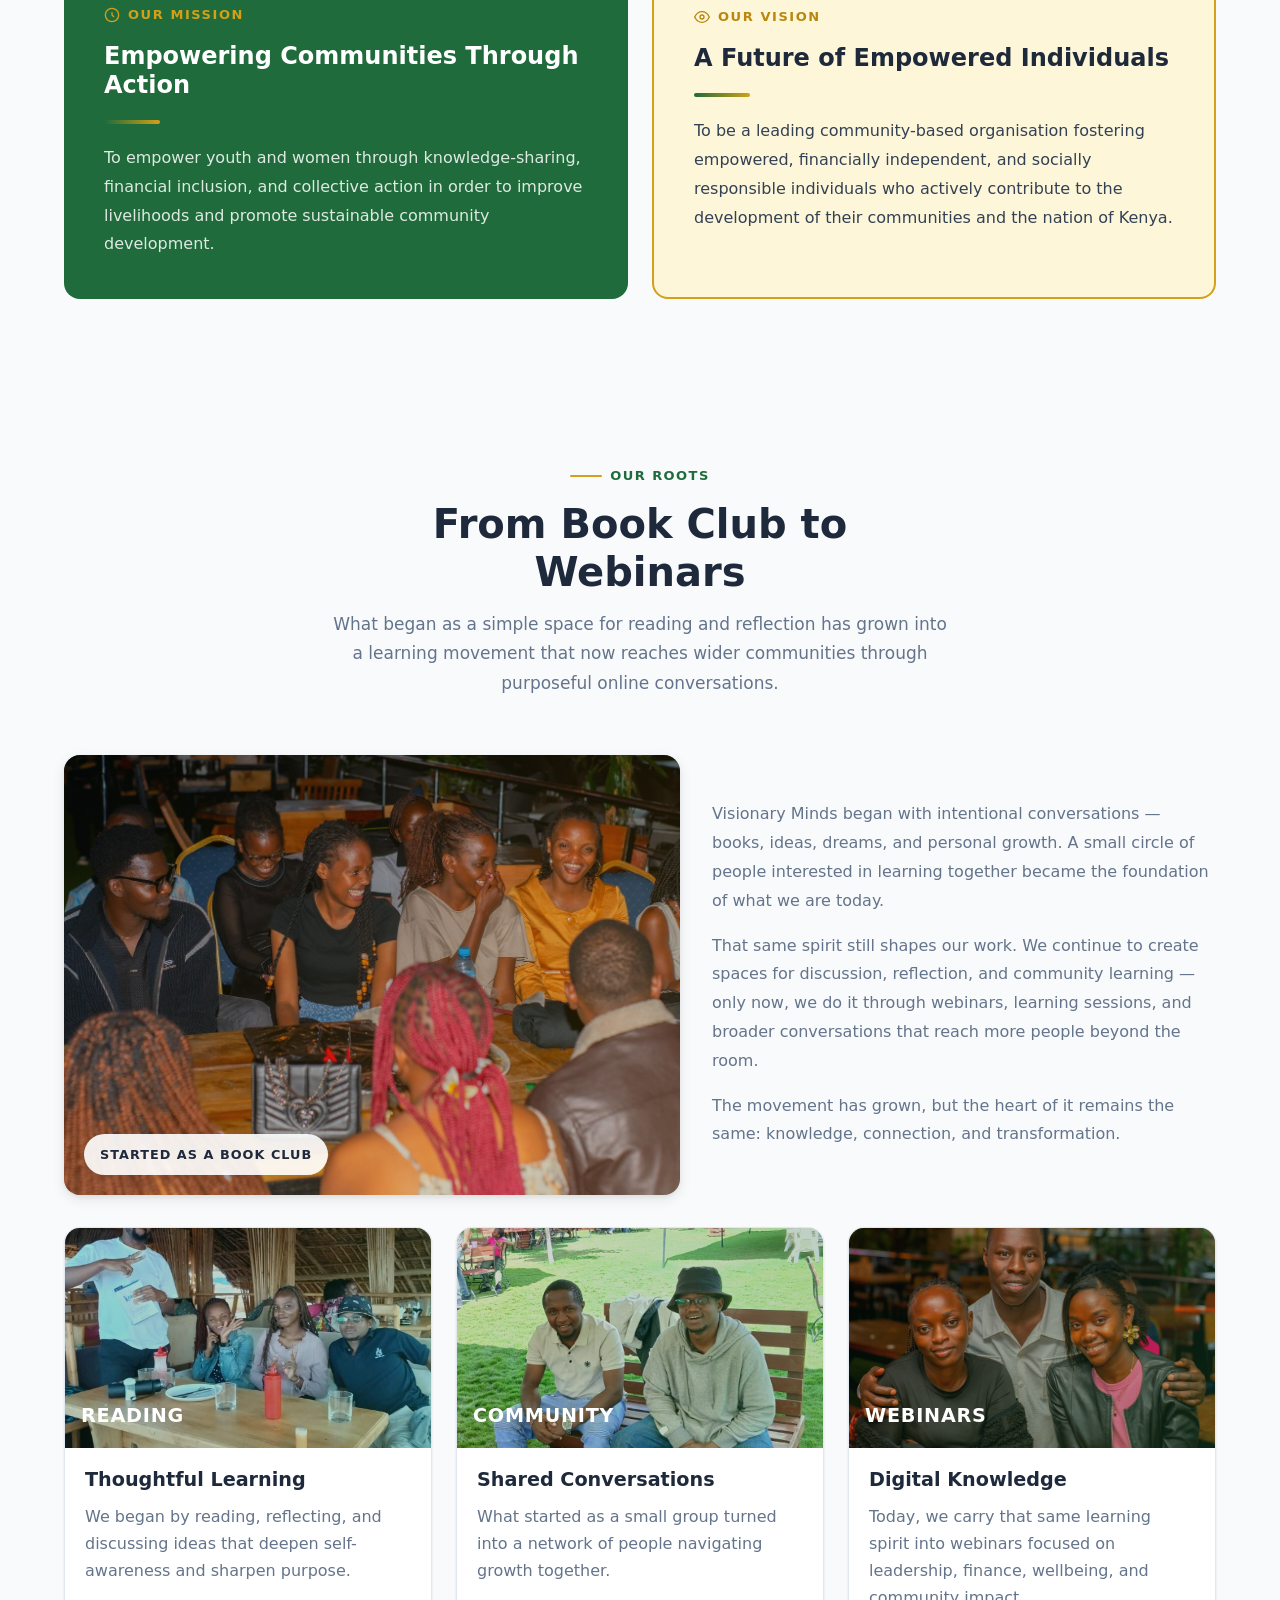
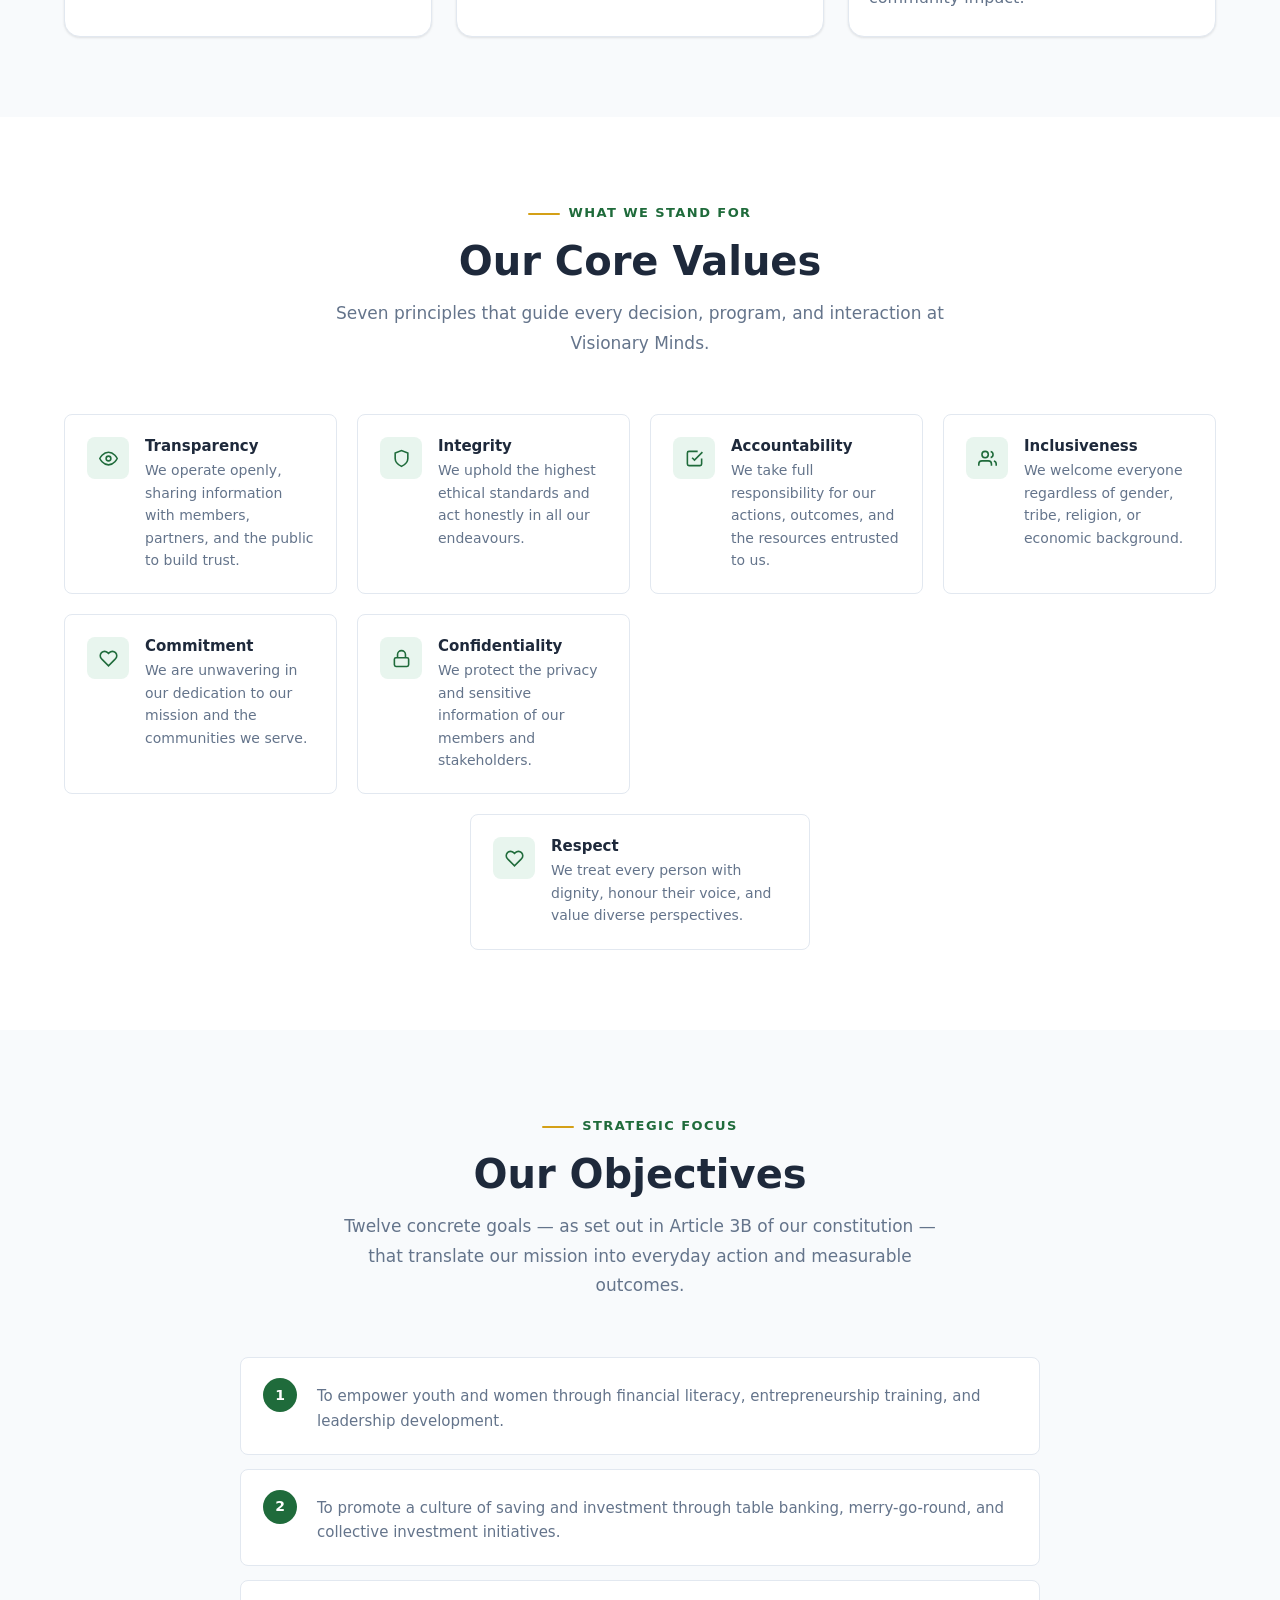
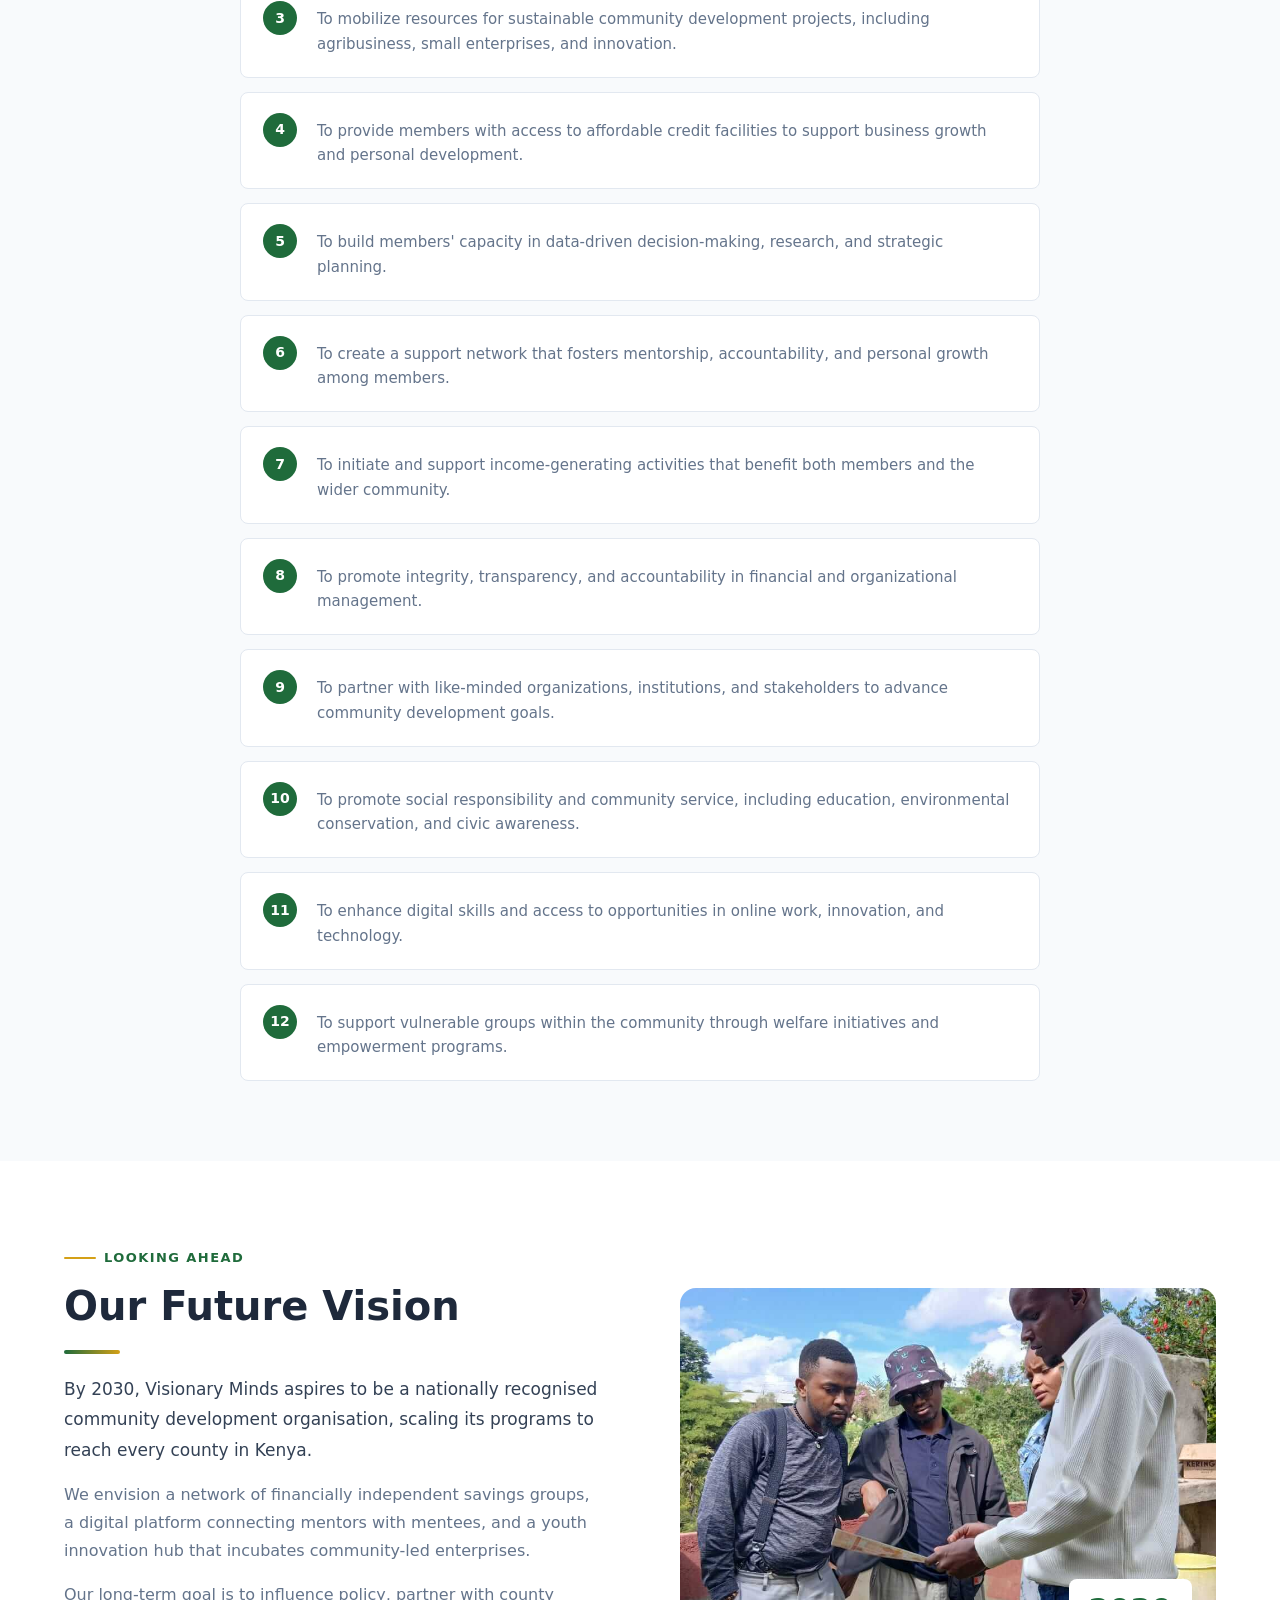
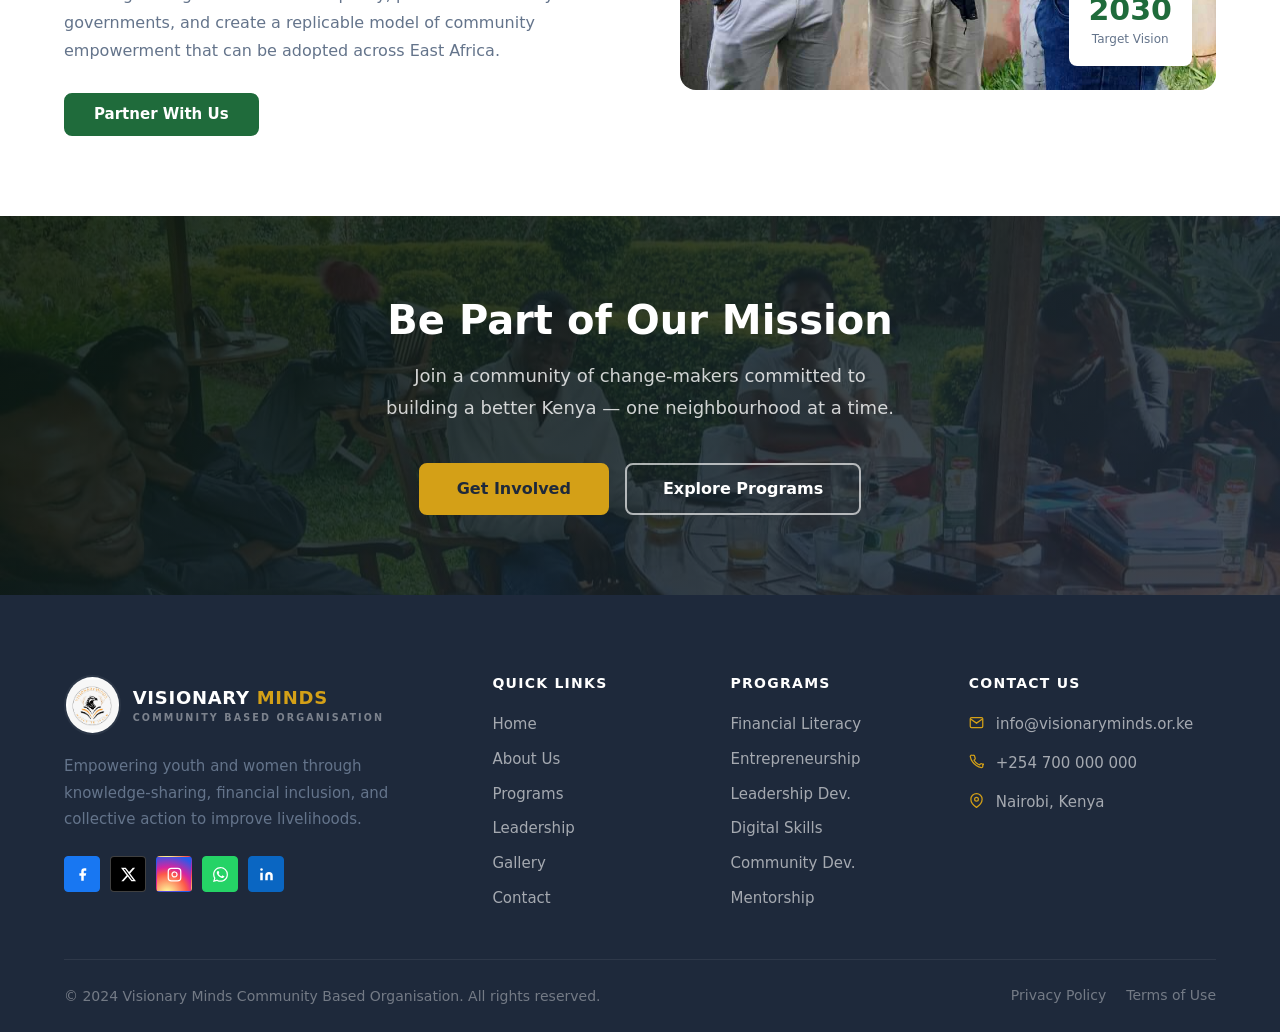
<file: about.html>
<!DOCTYPE html>
<html lang="en">
<head>
  <meta charset="UTF-8" />
  <meta name="viewport" content="width=device-width, initial-scale=1.0" />
  <meta name="color-scheme" content="light" />

  <title>About Us — Visionary Minds CBO</title>
  <meta name="description" content="Learn about Visionary Minds CBO — our mission, vision, core values, objectives, and the story behind our community empowerment work in Kenya." />

  <meta property="og:title"       content="About Visionary Minds CBO" />
  <meta property="og:description" content="Our mission: To empower youth and women through knowledge-sharing, financial inclusion, and collective action." />
  <meta property="og:type"        content="website" />

  <meta name="referrer" content="strict-origin-when-cross-origin" />
  <meta http-equiv="Content-Security-Policy" content="default-src 'self'; script-src 'self'; style-src 'self' 'unsafe-inline' https://fonts.googleapis.com; font-src 'self' https://fonts.gstatic.com; img-src 'self' data: blob:; connect-src 'none'; frame-src 'none'; object-src 'none'; base-uri 'self'; form-action 'self';" />
  <meta http-equiv="Permissions-Policy" content="camera=(), microphone=(), geolocation=(), payment=(), usb=()" />

  <link rel="preconnect" href="https://fonts.googleapis.com" crossorigin />
  <link rel="preconnect" href="https://fonts.gstatic.com" crossorigin />
  <link href="https://fonts.googleapis.com/css2?family=Inter:wght@400;500;600&family=Poppins:wght@500;600;700;800&display=swap" rel="stylesheet" />

  <link rel="stylesheet" href="css/style.css" />
  <link rel="stylesheet" href="css/responsive.css" />

  <style>
    .about-hero {
      background:
        linear-gradient(rgba(10,24,16,0.42) 0%, rgba(10,24,16,0.52) 100%),
        url('images/Diana.jpeg') center / cover no-repeat;
    }

    .about-hero .page-hero-desc {
      max-width: 620px;
      margin-left: auto;
      margin-right: auto;
      margin-bottom: 0.75rem;
    }

    .story-journey {
      display: grid;
      grid-template-columns: 1.1fr 0.9fr;
      gap: 2rem;
      align-items: center;
      margin-top: 1rem;
    }

    .journey-visual {
      position: relative;
      min-height: 440px;
      border-radius: var(--r-lg);
      overflow: hidden;
      background: linear-gradient(135deg, rgba(31,107,59,0.18), rgba(212,160,23,0.15));
      box-shadow: var(--shadow-md);
    }

    .journey-visual img {
      position: absolute;
      inset: 0;
      width: 100%;
      height: 100%;
      object-fit: cover;
      display: block;
      filter: saturate(1.08) contrast(1.06);
    }

    .journey-visual::after {
      content: "";
      position: absolute;
      inset: 0;
      background: linear-gradient(135deg, rgba(10,24,16,0.28), rgba(212,160,23,0.18));
    }

    .journey-badge {
      position: absolute;
      left: 1.25rem;
      bottom: 1.25rem;
      background: rgba(255,255,255,0.9);
      color: var(--dark);
      border-radius: 999px;
      padding: 0.625rem 1rem;
      font-size: 0.8rem;
      font-weight: 700;
      letter-spacing: 0.08em;
      text-transform: uppercase;
      box-shadow: 0 10px 24px rgba(15, 23, 42, 0.12);
      z-index: 1;
    }

    .journey-copy {
      display: flex;
      flex-direction: column;
      gap: 1rem;
    }

    .journey-copy p {
      margin: 0;
      color: var(--gray);
      line-height: 1.8;
    }

    .theme-grid {
      display: grid;
      grid-template-columns: repeat(3, minmax(0, 1fr));
      gap: 1.5rem;
      margin-top: 2rem;
    }

    .theme-card {
      background: var(--white);
      border: 1px solid var(--border);
      border-radius: var(--r-lg);
      overflow: hidden;
      box-shadow: var(--shadow-sm);
    }

    .theme-image {
      position: relative;
      height: 220px;
      overflow: hidden;
      display: flex;
      align-items: end;
      padding: 1rem;
      font-family: var(--font-heading);
      font-size: 1.2rem;
      font-weight: 700;
      letter-spacing: 0.04em;
      text-transform: uppercase;
      color: var(--white);
      background: linear-gradient(135deg, rgba(10,24,16,0.35), rgba(31,107,59,0.43));
    }

    .theme-image img {
      position: absolute;
      inset: 0;
      width: 100%;
      height: 100%;
      object-fit: cover;
      display: block;
      filter: saturate(1.12) contrast(1.08) brightness(1.04);
    }

    .theme-image.theme-three img {
      object-position: center 28%;
    }

    .theme-image::after {
      content: "";
      position: absolute;
      inset: 0;
      background: linear-gradient(135deg, rgba(10,24,16,0.18), rgba(31,107,59,0.34));
    }

    .theme-image span {
      position: relative;
      z-index: 1;
    }

    .theme-body {
      padding: 1.25rem 1.25rem 1.5rem;
    }

    .theme-body h3 {
      margin: 0 0 0.75rem;
      font-size: 1.2rem;
      color: var(--dark);
    }

    .theme-body p {
      margin: 0;
      color: var(--gray);
      line-height: 1.7;
    }

    /* Last (7th) value card sits alone, centred, on multi-column layouts */
    .val-card--solo {
      grid-column: 1 / -1;
      max-width: 340px;
      width: 100%;
      margin-inline: auto;
    }

    @media (max-width: 768px) {
      .story-journey,
      .theme-grid {
        grid-template-columns: 1fr;
      }
      .journey-visual { min-height: 280px; }
    }

    @media (max-width: 480px) {
      .val-card--solo { max-width: none; }
    }
  </style>
</head>
<body>

<!-- ══ HEADER ════════════════════════════════════════════════ -->
<header class="site-header" id="site-header">
  <nav class="nav-inner container" aria-label="Main navigation">
    <a href="index.html" class="nav-logo" aria-label="Visionary Minds — Home">
      <img src="images/logo.jpeg" alt="" class="nav-logo-img" aria-hidden="true" />
      <span class="logo-wordmark">
        <span class="logo-wordmark__name">Visionary <em>Minds</em></span>
        <span class="logo-wordmark__sub">Community Based Organisation</span>
      </span>
    </a>
    <ul class="nav-menu" id="nav-menu" role="list">
      <li><a href="index.html"      class="nav-link">Home</a></li>
      <li><a href="about.html"      class="nav-link">About</a></li>
      <li><a href="programs.html"   class="nav-link">Programs</a></li>
      <li><a href="leadership.html" class="nav-link">Leadership</a></li>
      <li><a href="gallery.html"    class="nav-link">Gallery</a></li>
      <li><a href="contact.html"    class="nav-link">Contact</a></li>
    </ul>
    <a href="contact.html" class="btn btn-gold nav-cta">Join Us</a>
    <a href="contact.html" class="btn btn-primary nav-donate"><svg viewBox="0 0 24 24" fill="currentColor" aria-hidden="true"><path d="M12 21.35l-1.45-1.32C5.4 15.36 2 12.28 2 8.5 2 5.42 4.42 3 7.5 3c1.74 0 3.41.81 4.5 2.09C13.09 3.81 14.76 3 16.5 3 19.58 3 22 5.42 22 8.5c0 3.78-3.4 6.86-8.55 11.54L12 21.35z"/></svg>Donate</a>
    <button class="nav-toggle" id="nav-toggle" type="button"
            aria-label="Toggle navigation menu" aria-expanded="false" aria-controls="nav-menu">
      <span class="bar"></span><span class="bar"></span><span class="bar"></span>
    </button>
  </nav>
</header>


<main>

<!-- ══ PAGE HERO ═════════════════════════════════════════════ -->
<section class="page-hero about-hero" aria-labelledby="page-title">
  <div class="container">
    <p class="page-hero-eyebrow">Who We Are</p>
    <h1 class="page-hero-title" id="page-title">About Visionary Minds</h1>
    <p class="page-hero-desc">
      We are a community-driven organisation building stronger futures through learning, financial empowerment, and meaningful connection.
    </p>
    <nav class="breadcrumb" aria-label="Breadcrumb">
      <a href="index.html">Home</a>
      <span class="breadcrumb-sep" aria-hidden="true">›</span>
      <span class="breadcrumb-current" aria-current="page">About</span>
    </nav>
  </div>
</section>


<!-- ══ ORGANISATION OVERVIEW ════════════════════════════════ -->
<section class="section" aria-labelledby="overview-title">
  <div class="container">
    <div class="about-split">

      <div class="about-split-img" data-fade="left">
        <img src="images/photo-1.jpeg" alt="Visionary Minds members during a community session"
             loading="lazy" decoding="async" width="560" height="420" />
        <div class="img-badge">
          <p class="img-badge-num">2019</p>
          <p class="img-badge-txt">Est. Kenya</p>
        </div>
      </div>

      <div data-fade="right">
        <p class="section-eyebrow">Our Story</p>
        <h2 class="section-title" id="overview-title">Organisation Overview</h2>
        <div class="divider"></div>

        <p class="lead" style="margin-bottom:1rem;">
          Visionary Minds is a registered Community-Based Organization (CBO) in Kenya dedicated to promoting mental wellbeing, community engagement, personal growth, and social responsibility.
        </p>
        <p style="margin-bottom:1rem;">
          We believe that meaningful change begins when people come together.
        </p>
        <p style="margin-bottom:1.75rem;">
          Our work creates opportunities for people to have important conversations, gain knowledge, build supportive relationships, and contribute to their communities, particularly youth and women.
        </p>

        <div class="about-stats">
          <div class="about-stat">
            <p class="about-stat-num" data-count="20" data-suffix="">20</p>
            <p class="about-stat-lbl">Members</p>
          </div>
          <div class="about-stat">
            <p class="about-stat-num" data-count="10"  data-suffix="+">10+</p>
            <p class="about-stat-lbl">Communities</p>
          </div>
          <div class="about-stat">
            <p class="about-stat-num" data-count="6"   data-suffix="">6</p>
            <p class="about-stat-lbl">Programs</p>
          </div>
          <div class="about-stat">
            <p class="about-stat-num" data-count="4"   data-suffix="">4</p>
            <p class="about-stat-lbl">Years of Service</p>
          </div>
        </div>
      </div>

    </div>
  </div>
</section>


<!-- ══ MISSION & VISION ══════════════════════════════════════ -->
<section class="section section--gray" aria-labelledby="mv-title">
  <div class="container">

    <div class="section-hd section-hd--center" data-fade>
      <p class="section-eyebrow">Purpose</p>
      <h2 class="section-title" id="mv-title">Mission &amp; Vision</h2>
    </div>

    <div class="mv-grid">

      <div class="mv-box mv-box--green" data-fade data-delay="1">
        <p class="mv-eyebrow">
          <svg width="16" height="16" viewBox="0 0 24 24" fill="none" stroke="currentColor" stroke-width="2"><circle cx="12" cy="12" r="10"/><path d="M12 8v4l3 3"/></svg>
          Our Mission
        </p>
        <h3 class="mv-title">Empowering Communities Through Action</h3>
        <div class="divider"></div>
        <p class="mv-text">
          To empower youth and women through knowledge-sharing, financial inclusion, and
          collective action in order to improve livelihoods and promote sustainable community
          development.
        </p>
      </div>

      <div class="mv-box mv-box--gold" data-fade data-delay="2">
        <p class="mv-eyebrow">
          <svg width="16" height="16" viewBox="0 0 24 24" fill="none" stroke="currentColor" stroke-width="2"><path d="M1 12s4-8 11-8 11 8 11 8-4 8-11 8-11-8-11-8z"/><circle cx="12" cy="12" r="3"/></svg>
          Our Vision
        </p>
        <h3 class="mv-title">A Future of Empowered Individuals</h3>
        <div class="divider"></div>
        <p class="mv-text">
          To be a leading community-based organisation fostering empowered, financially
          independent, and socially responsible individuals who actively contribute to the
          development of their communities and the nation of Kenya.
        </p>
      </div>

    </div>
  </div>
</section>

<!-- ══ BOOK CLUB TO WEBINARS ═════════════════════════════════ -->
<section class="section section--gray" aria-labelledby="journey-title">
  <div class="container">
    <div class="section-hd section-hd--center" data-fade>
      <p class="section-eyebrow">Our Roots</p>
      <h2 class="section-title" id="journey-title">From Book Club to Webinars</h2>
      <p class="section-desc">What began as a simple space for reading and reflection has grown into a learning movement that now reaches wider communities through purposeful online conversations.</p>
    </div>

    <div class="story-journey">
      <div class="journey-visual" data-fade>
        <img src="images/group table.jpg" alt="Visionary Minds members in an early community gathering" loading="lazy" decoding="async" />
        <div class="journey-badge">Started as a Book Club</div>
      </div>

      <div class="journey-copy" data-fade data-delay="1">
        <p>
          Visionary Minds began with intentional conversations — books, ideas, dreams, and personal growth.
          A small circle of people interested in learning together became the foundation of what we are today.
        </p>
        <p>
          That same spirit still shapes our work. We continue to create spaces for discussion, reflection, and community learning — only now, we do it through webinars, learning sessions, and broader conversations that reach more people beyond the room.
        </p>
        <p>
          The movement has grown, but the heart of it remains the same: knowledge, connection, and transformation.
        </p>
      </div>
    </div>

    <div class="theme-grid">
      <article class="theme-card" data-fade data-delay="1">
        <div class="theme-image theme-one">
          <img src="images/photo-2.jpeg" alt="Placeholder reading circle photo" loading="lazy" decoding="async" />
          <span>Reading</span>
        </div>
        <div class="theme-body">
          <h3>Thoughtful Learning</h3>
          <p>We began by reading, reflecting, and discussing ideas that deepen self-awareness and sharpen purpose.</p>
        </div>
      </article>

      <article class="theme-card" data-fade data-delay="2">
        <div class="theme-image theme-two">
          <img src="images/manyarajack.jpeg" alt="Placeholder community conversation photo" loading="lazy" decoding="async" />
          <span>Community</span>
        </div>
        <div class="theme-body">
          <h3>Shared Conversations</h3>
          <p>What started as a small group turned into a network of people navigating growth together.</p>
        </div>
      </article>

      <article class="theme-card" data-fade data-delay="3">
        <div class="theme-image theme-three">
          <img src="images/photo-9.jpg" alt="Digital knowledge webinar learning session" loading="lazy" decoding="async" />
          <span>Webinars</span>
        </div>
        <div class="theme-body">
          <h3>Digital Knowledge</h3>
          <p>Today, we carry that same learning spirit into webinars focused on leadership, finance, wellbeing, and community impact.</p>
        </div>
      </article>
    </div>

  </div>
</section>

<!-- ══ CORE VALUES ═══════════════════════════════════════════ -->
<section class="section" aria-labelledby="values-title">
  <div class="container">

    <div class="section-hd section-hd--center" data-fade>
      <p class="section-eyebrow">What We Stand For</p>
      <h2 class="section-title" id="values-title">Our Core Values</h2>
      <p class="section-desc">Seven principles that guide every decision, program, and interaction at Visionary Minds.</p>
    </div>

    <div class="values-grid">

      <div class="val-card" data-fade data-delay="1">
        <div class="val-icon" aria-hidden="true">
          <svg viewBox="0 0 24 24" fill="none" stroke="currentColor" stroke-width="2"><path d="M1 12s4-8 11-8 11 8 11 8-4 8-11 8-11-8-11-8z"/><circle cx="12" cy="12" r="3"/></svg>
        </div>
        <div>
          <h3 class="val-name">Transparency</h3>
          <p class="val-desc">We operate openly, sharing information with members, partners, and the public to build trust.</p>
        </div>
      </div>

      <div class="val-card" data-fade data-delay="2">
        <div class="val-icon" aria-hidden="true">
          <svg viewBox="0 0 24 24" fill="none" stroke="currentColor" stroke-width="2"><path d="M12 22s8-4 8-10V5l-8-3-8 3v7c0 6 8 10 8 10z"/></svg>
        </div>
        <div>
          <h3 class="val-name">Integrity</h3>
          <p class="val-desc">We uphold the highest ethical standards and act honestly in all our endeavours.</p>
        </div>
      </div>

      <div class="val-card" data-fade data-delay="3">
        <div class="val-icon" aria-hidden="true">
          <svg viewBox="0 0 24 24" fill="none" stroke="currentColor" stroke-width="2"><polyline points="9 11 12 14 22 4"/><path d="M21 12v7a2 2 0 0 1-2 2H5a2 2 0 0 1-2-2V5a2 2 0 0 1 2-2h11"/></svg>
        </div>
        <div>
          <h3 class="val-name">Accountability</h3>
          <p class="val-desc">We take full responsibility for our actions, outcomes, and the resources entrusted to us.</p>
        </div>
      </div>

      <div class="val-card" data-fade data-delay="4">
        <div class="val-icon" aria-hidden="true">
          <svg viewBox="0 0 24 24" fill="none" stroke="currentColor" stroke-width="2"><path d="M17 21v-2a4 4 0 0 0-4-4H5a4 4 0 0 0-4 4v2"/><circle cx="9" cy="7" r="4"/><path d="M23 21v-2a4 4 0 0 0-3-3.87M16 3.13a4 4 0 0 1 0 7.75"/></svg>
        </div>
        <div>
          <h3 class="val-name">Inclusiveness</h3>
          <p class="val-desc">We welcome everyone regardless of gender, tribe, religion, or economic background.</p>
        </div>
      </div>

      <div class="val-card" data-fade data-delay="5">
        <div class="val-icon" aria-hidden="true">
          <svg viewBox="0 0 24 24" fill="none" stroke="currentColor" stroke-width="2"><path d="M20.84 4.61a5.5 5.5 0 0 0-7.78 0L12 5.67l-1.06-1.06a5.5 5.5 0 0 0-7.78 7.78l1.06 1.06L12 21.23l7.78-7.78 1.06-1.06a5.5 5.5 0 0 0 0-7.78z"/></svg>
        </div>
        <div>
          <h3 class="val-name">Commitment</h3>
          <p class="val-desc">We are unwavering in our dedication to our mission and the communities we serve.</p>
        </div>
      </div>

      <div class="val-card" data-fade data-delay="6">
        <div class="val-icon" aria-hidden="true">
          <svg viewBox="0 0 24 24" fill="none" stroke="currentColor" stroke-width="2"><rect x="3" y="11" width="18" height="11" rx="2" ry="2"/><path d="M7 11V7a5 5 0 0 1 10 0v4"/></svg>
        </div>
        <div>
          <h3 class="val-name">Confidentiality</h3>
          <p class="val-desc">We protect the privacy and sensitive information of our members and stakeholders.</p>
        </div>
      </div>

      <div class="val-card val-card--solo" data-fade data-delay="1">
        <div class="val-icon" aria-hidden="true">
          <svg viewBox="0 0 24 24" fill="none" stroke="currentColor" stroke-width="2"><path d="M20.84 4.61a5.5 5.5 0 0 0-7.78 0L12 5.67l-1.06-1.06a5.5 5.5 0 0 0-7.78 7.78l1.06 1.06L12 21.23l7.78-7.78 1.06-1.06a5.5 5.5 0 0 0 0-7.78z"/></svg>
        </div>
        <div>
          <h3 class="val-name">Respect</h3>
          <p class="val-desc">We treat every person with dignity, honour their voice, and value diverse perspectives.</p>
        </div>
      </div>

    </div>
  </div>
</section>


<!-- ══ OBJECTIVES ════════════════════════════════════════════ -->
<section class="section section--gray" aria-labelledby="obj-title">
  <div class="container">

    <div class="section-hd section-hd--center" data-fade>
      <p class="section-eyebrow">Strategic Focus</p>
      <h2 class="section-title" id="obj-title">Our Objectives</h2>
      <p class="section-desc">Twelve concrete goals — as set out in Article 3B of our constitution — that translate our mission into everyday action and measurable outcomes.</p>
    </div>

    <div class="obj-list" style="max-width:800px; margin:0 auto;">
      <div class="obj-item" data-fade data-delay="1">
        <div class="obj-num" aria-hidden="true">1</div>
        <p class="obj-text">To empower youth and women through financial literacy, entrepreneurship training, and leadership development.</p>
      </div>
      <div class="obj-item" data-fade data-delay="2">
        <div class="obj-num" aria-hidden="true">2</div>
        <p class="obj-text">To promote a culture of saving and investment through table banking, merry-go-round, and collective investment initiatives.</p>
      </div>
      <div class="obj-item" data-fade data-delay="3">
        <div class="obj-num" aria-hidden="true">3</div>
        <p class="obj-text">To mobilize resources for sustainable community development projects, including agribusiness, small enterprises, and innovation.</p>
      </div>
      <div class="obj-item" data-fade data-delay="4">
        <div class="obj-num" aria-hidden="true">4</div>
        <p class="obj-text">To provide members with access to affordable credit facilities to support business growth and personal development.</p>
      </div>
      <div class="obj-item" data-fade data-delay="5">
        <div class="obj-num" aria-hidden="true">5</div>
        <p class="obj-text">To build members' capacity in data-driven decision-making, research, and strategic planning.</p>
      </div>
      <div class="obj-item" data-fade data-delay="1">
        <div class="obj-num" aria-hidden="true">6</div>
        <p class="obj-text">To create a support network that fosters mentorship, accountability, and personal growth among members.</p>
      </div>
      <div class="obj-item" data-fade data-delay="2">
        <div class="obj-num" aria-hidden="true">7</div>
        <p class="obj-text">To initiate and support income-generating activities that benefit both members and the wider community.</p>
      </div>
      <div class="obj-item" data-fade data-delay="3">
        <div class="obj-num" aria-hidden="true">8</div>
        <p class="obj-text">To promote integrity, transparency, and accountability in financial and organizational management.</p>
      </div>
      <div class="obj-item" data-fade data-delay="4">
        <div class="obj-num" aria-hidden="true">9</div>
        <p class="obj-text">To partner with like-minded organizations, institutions, and stakeholders to advance community development goals.</p>
      </div>
      <div class="obj-item" data-fade data-delay="5">
        <div class="obj-num" aria-hidden="true">10</div>
        <p class="obj-text">To promote social responsibility and community service, including education, environmental conservation, and civic awareness.</p>
      </div>
      <div class="obj-item" data-fade data-delay="1">
        <div class="obj-num" aria-hidden="true">11</div>
        <p class="obj-text">To enhance digital skills and access to opportunities in online work, innovation, and technology.</p>
      </div>
      <div class="obj-item" data-fade data-delay="2">
        <div class="obj-num" aria-hidden="true">12</div>
        <p class="obj-text">To support vulnerable groups within the community through welfare initiatives and empowerment programs.</p>
      </div>
    </div>

  </div>
</section>


<!-- ══ FUTURE VISION ═════════════════════════════════════════ -->
<section class="section" aria-labelledby="future-title">
  <div class="container">
    <div class="about-split">

      <div data-fade="left">
        <p class="section-eyebrow">Looking Ahead</p>
        <h2 class="section-title" id="future-title">Our Future Vision</h2>
        <div class="divider"></div>

        <p class="lead" style="margin-bottom:1rem;">
          By 2030, Visionary Minds aspires to be a nationally recognised community
          development organisation, scaling its programs to reach every county in Kenya.
        </p>
        <p style="margin-bottom:1rem;">
          We envision a network of financially independent savings groups, a digital
          platform connecting mentors with mentees, and a youth innovation hub that
          incubates community-led enterprises.
        </p>
        <p style="margin-bottom:1.75rem;">
          Our long-term goal is to influence policy, partner with county governments,
          and create a replicable model of community empowerment that can be adopted
          across East Africa.
        </p>
        <a href="contact.html" class="btn btn-primary">Partner With Us</a>
      </div>

      <div class="about-split-img" data-fade="right">
        <img src="images/community_members.jpeg" alt="Vision for the future — community members planning together"
             loading="lazy" decoding="async" width="560" height="420" />
        <div class="img-badge">
          <p class="img-badge-num">2030</p>
          <p class="img-badge-txt">Target Vision</p>
        </div>
      </div>

    </div>
  </div>
</section>


<!-- ══ CTA ═══════════════════════════════════════════════════ -->
<section class="cta-section" aria-labelledby="cta-title">
  <div class="container">
    <h2 class="cta-title" data-fade id="cta-title">Be Part of Our Mission</h2>
    <p class="cta-desc" data-fade>Join a community of change-makers committed to building a better Kenya — one neighbourhood at a time.</p>
    <div class="cta-actions" data-fade>
      <a href="contact.html"  class="btn btn-gold btn-lg">Get Involved</a>
      <a href="programs.html" class="btn btn-outline-white btn-lg">Explore Programs</a>
    </div>
  </div>
</section>

</main>


<!-- ══ FOOTER ════════════════════════════════════════════════ -->
<footer class="site-footer" aria-label="Site footer">
  <div class="container">
    <div class="footer-grid">
      <div>
        <div class="footer-logo">
          <img src="images/logo.jpeg" alt="" aria-hidden="true" />
          <span class="logo-wordmark">
            <span class="logo-wordmark__name">Visionary <em>Minds</em></span>
            <span class="logo-wordmark__sub">Community Based Organisation</span>
          </span>
        </div>
        <p class="footer-about">Empowering youth and women through knowledge-sharing, financial inclusion, and collective action to improve livelihoods.</p>
        <div class="footer-socials">
          <a href="#" class="footer-social-a" aria-label="Facebook"  rel="noopener noreferrer"><svg viewBox="0 0 24 24" fill="currentColor"><path d="M18 2h-3a5 5 0 0 0-5 5v3H7v4h3v8h4v-8h3l1-4h-4V7a1 1 0 0 1 1-1h3z"/></svg></a>
          <a href="#" class="footer-social-a" aria-label="X"   rel="noopener noreferrer"><svg viewBox="0 0 24 24" fill="currentColor"><path d="M18.901 1.153h3.68l-8.04 9.19L24 22.846h-7.406l-5.8-7.584-6.638 7.584H.474l8.6-9.83L0 1.154h7.594l5.243 6.932ZM17.61 20.644h2.039L6.486 3.24H4.298Z"/></svg></a>
          <a href="#" class="footer-social-a" aria-label="Instagram" rel="noopener noreferrer"><svg viewBox="0 0 24 24" fill="none" stroke="currentColor" stroke-width="2"><rect x="2" y="2" width="20" height="20" rx="5"/><path d="M16 11.37A4 4 0 1 1 12.63 8 4 4 0 0 1 16 11.37z"/><line x1="17.5" y1="6.5" x2="17.51" y2="6.5"/></svg></a>
          <a href="https://wa.me/254700000000" class="footer-social-a" aria-label="WhatsApp" target="_blank" rel="noopener noreferrer"><svg viewBox="0 0 24 24" fill="currentColor"><path d="M17.472 14.382c-.297-.149-1.758-.867-2.03-.967-.273-.099-.471-.148-.67.15-.197.297-.767.966-.94 1.164-.173.199-.347.223-.644.075-.297-.15-1.255-.463-2.39-1.475-.883-.788-1.48-1.761-1.653-2.059-.173-.297-.018-.458.13-.606.134-.133.298-.347.446-.52.149-.174.198-.298.298-.497.099-.198.05-.371-.025-.52-.075-.149-.669-1.612-.916-2.207-.242-.579-.487-.5-.669-.51-.173-.008-.371-.01-.57-.01-.198 0-.52.074-.792.372-.272.297-1.04 1.016-1.04 2.479 0 1.462 1.065 2.875 1.213 3.074.149.198 2.096 3.2 5.077 4.487.709.306 1.262.489 1.694.625.712.227 1.36.195 1.871.118.571-.085 1.758-.719 2.006-1.413.248-.694.248-1.289.173-1.413-.074-.124-.272-.198-.57-.347m-5.421 7.403h-.004a9.87 9.87 0 0 1-5.031-1.378l-.361-.214-3.741.982.998-3.648-.235-.374a9.86 9.86 0 0 1-1.51-5.26c.001-5.45 4.436-9.884 9.888-9.884 2.64 0 5.122 1.03 6.988 2.898a9.825 9.825 0 0 1 2.893 6.994c-.003 5.45-4.437 9.884-9.885 9.884m8.413-18.297A11.815 11.815 0 0 0 12.05 0C5.495 0 .16 5.335.157 11.892c0 2.096.547 4.142 1.588 5.945L.057 24l6.305-1.654a11.882 11.882 0 0 0 5.683 1.448h.005c6.554 0 11.89-5.335 11.893-11.893a11.821 11.821 0 0 0-3.48-8.413z"/></svg></a>
          <a href="#" class="footer-social-a" aria-label="LinkedIn"  rel="noopener noreferrer"><svg viewBox="0 0 24 24" fill="currentColor"><path d="M16 8a6 6 0 0 1 6 6v7h-4v-7a2 2 0 0 0-4 0v7h-4v-7a6 6 0 0 1 6-6zM2 9h4v12H2z"/><circle cx="4" cy="4" r="2"/></svg></a>
        </div>
      </div>
      <div>
        <h3 class="footer-h">Quick Links</h3>
        <nav class="footer-links">
          <a href="index.html">Home</a><a href="about.html">About Us</a>
          <a href="programs.html">Programs</a><a href="leadership.html">Leadership</a>
          <a href="gallery.html">Gallery</a><a href="contact.html">Contact</a>
        </nav>
      </div>
      <div>
        <h3 class="footer-h">Programs</h3>
        <nav class="footer-links">
          <a href="programs.html#financial">Financial Literacy</a>
          <a href="programs.html#entrepreneurship">Entrepreneurship</a>
          <a href="programs.html#leadership">Leadership Dev.</a>
          <a href="programs.html#digital">Digital Skills</a>
          <a href="programs.html#community">Community Dev.</a>
          <a href="programs.html#mentorship">Mentorship</a>
        </nav>
      </div>
      <div>
        <h3 class="footer-h">Contact Us</h3>
        <div class="footer-contact-row"><svg viewBox="0 0 24 24" fill="none" stroke="currentColor" stroke-width="2"><path d="M4 4h16c1.1 0 2 .9 2 2v12c0 1.1-.9 2-2 2H4c-1.1 0-2-.9-2-2V6c0-1.1.9-2 2-2z"/><polyline points="22,6 12,13 2,6"/></svg><span>info@visionaryminds.or.ke</span></div>
        <div class="footer-contact-row"><svg viewBox="0 0 24 24" fill="none" stroke="currentColor" stroke-width="2"><path d="M22 16.92v3a2 2 0 0 1-2.18 2A19.79 19.79 0 0 1 11.7 18.5 19.5 19.5 0 0 1 5.5 12.3 19.79 19.79 0 0 1 2.08 4.18 2 2 0 0 1 4.1 2h3a2 2 0 0 1 2 1.72c.12.96.36 1.9.7 2.81a2 2 0 0 1-.45 2.11L8.09 9.91A16 16 0 0 0 14 16a16 16 0 0 0 2.91 1.27l1.27-1.27a2 2 0 0 1 2.11-.45c.91.34 1.85.58 2.81.7A2 2 0 0 1 24 16.92z"/></svg><span>+254 700 000 000</span></div>
        <div class="footer-contact-row"><svg viewBox="0 0 24 24" fill="none" stroke="currentColor" stroke-width="2"><path d="M21 10c0 7-9 13-9 13s-9-6-9-13a9 9 0 0 1 18 0z"/><circle cx="12" cy="10" r="3"/></svg><span>Nairobi, Kenya</span></div>
      </div>
    </div>
    <div class="footer-bottom">
      <p class="footer-copy">&copy; 2024 Visionary Minds Community Based Organisation. All rights reserved.</p>
      <nav class="footer-bottom-links"><a href="#">Privacy Policy</a><a href="#">Terms of Use</a></nav>
    </div>
  </div>
</footer>

<button id="back-to-top" aria-label="Back to top">
  <svg viewBox="0 0 24 24" fill="none" stroke="currentColor" stroke-width="2.5" stroke-linecap="round"><path d="M18 15l-6-6-6 6"/></svg>
</button>

<script src="js/main.js"></script>
</body>
</html>
</file>
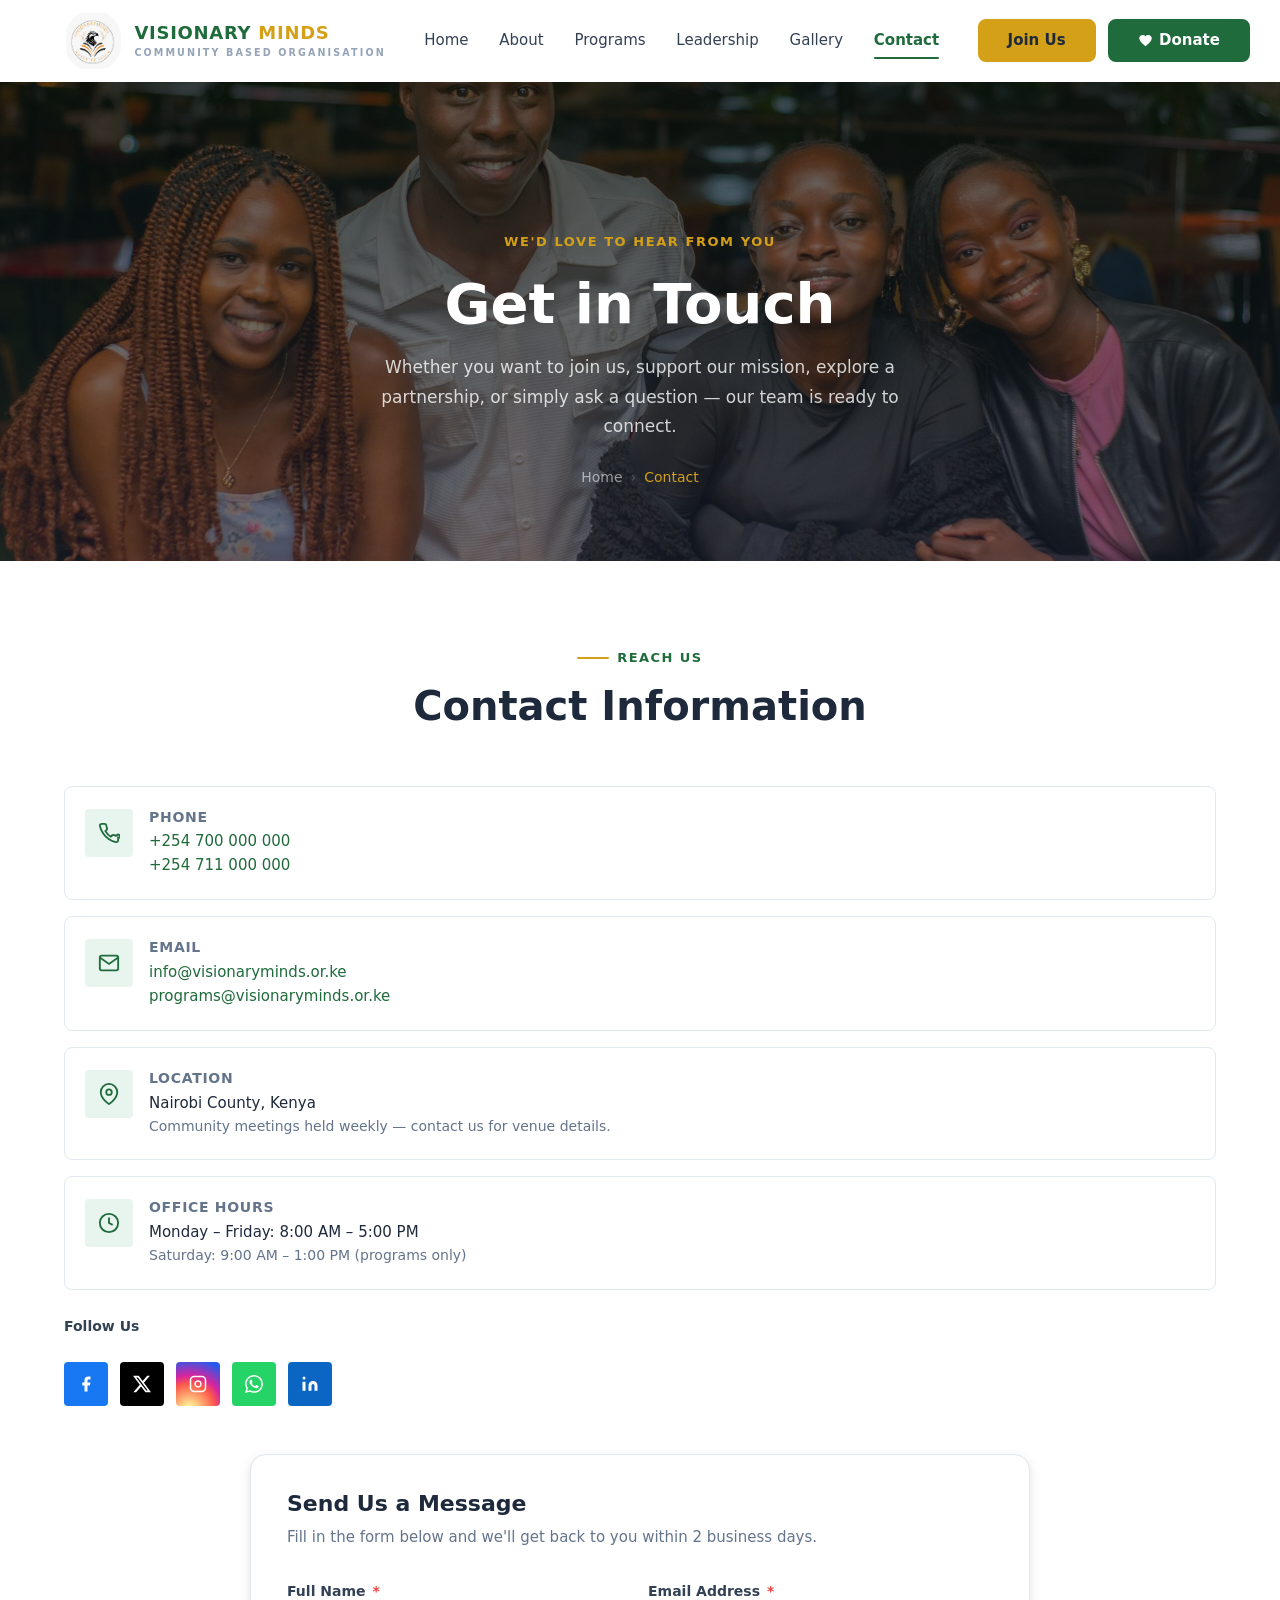
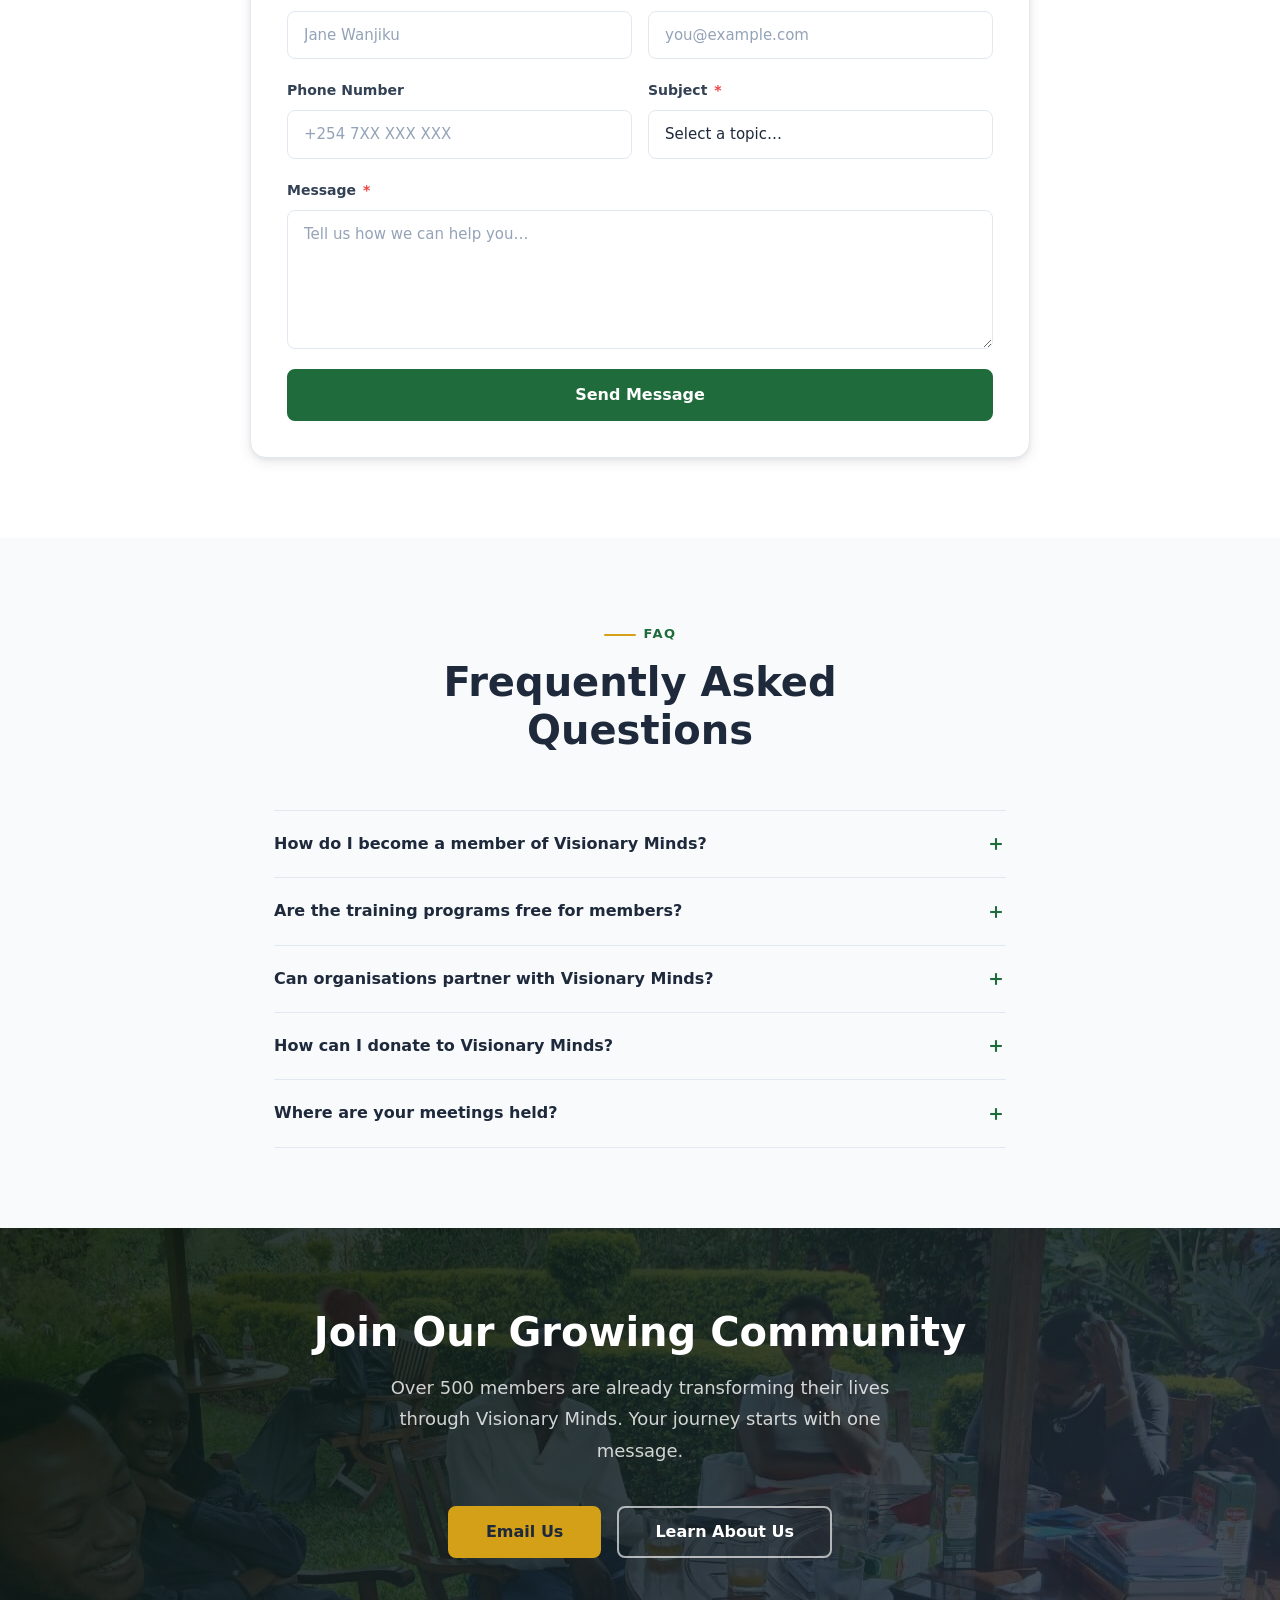
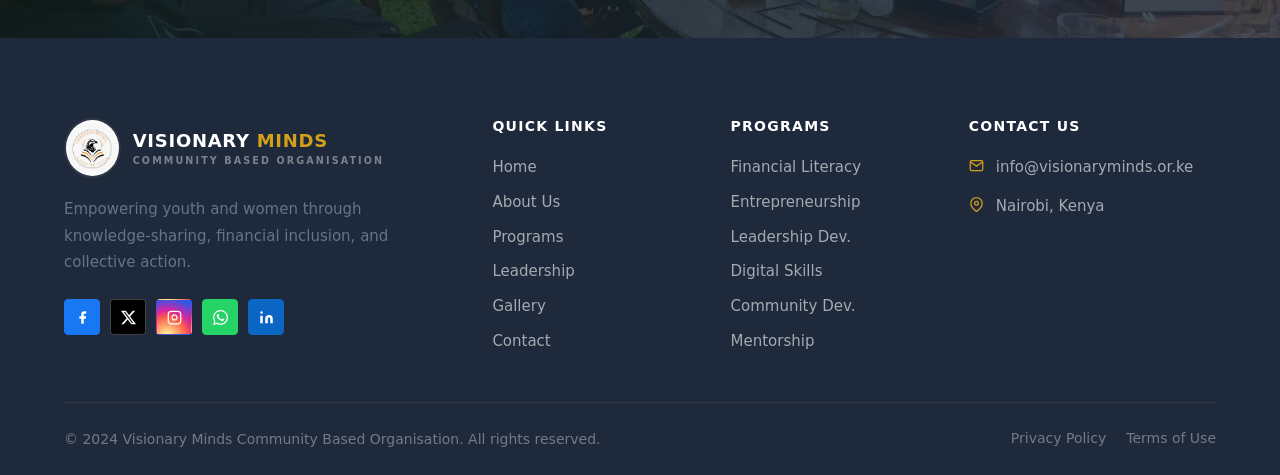
<file: contact.html>
<!DOCTYPE html>
<html lang="en">
<head>
  <meta charset="UTF-8" />
  <meta name="viewport" content="width=device-width, initial-scale=1.0" />
  <meta name="color-scheme" content="light" />

  <title>Contact Us — Visionary Minds CBO</title>
  <meta name="description" content="Get in touch with Visionary Minds CBO — reach us by phone, email, or visit us in Nairobi. We'd love to hear from you." />

  <meta property="og:title"       content="Contact Us — Visionary Minds CBO" />
  <meta property="og:description" content="Have a question, partnership idea, or want to join? Contact the Visionary Minds team today." />
  <meta property="og:type"        content="website" />

  <meta name="referrer" content="strict-origin-when-cross-origin" />
  <meta http-equiv="Content-Security-Policy" content="default-src 'self'; script-src 'self'; style-src 'self' 'unsafe-inline' https://fonts.googleapis.com; font-src 'self' https://fonts.gstatic.com; img-src 'self' data: blob:; connect-src 'none'; frame-src 'none'; object-src 'none'; base-uri 'self'; form-action 'self';" />
  <meta http-equiv="Permissions-Policy" content="camera=(), microphone=(), geolocation=(), payment=(), usb=()" />

  <link rel="preconnect" href="https://fonts.googleapis.com" crossorigin />
  <link rel="preconnect" href="https://fonts.gstatic.com" crossorigin />
  <link href="https://fonts.googleapis.com/css2?family=Inter:wght@400;500;600&family=Poppins:wght@500;600;700;800&display=swap" rel="stylesheet" />

  <link rel="stylesheet" href="css/style.css" />
  <link rel="stylesheet" href="css/responsive.css" />

  <style>
    /* ── Contact layout ── */
    .contact-grid {
      display: grid;
      grid-template-columns: repeat(auto-fit, minmax(260px, 1fr));
      gap: 1.25rem;
      align-items: start;
    }

    /* Info cards */
    .contact-info-card {
      display: flex;
      gap: 1rem;
      background: var(--white);
      border: 1px solid var(--border);
      border-radius: var(--r-md);
      padding: 1.375rem 1.25rem;
      margin-bottom: 1rem;
      transition: box-shadow var(--ease), border-color var(--ease);
    }
    .contact-info-card:hover {
      box-shadow: 0 4px 20px rgba(31,107,59,0.10);
      border-color: var(--green-light);
    }
    .contact-info-icon {
      width: 48px;
      height: 48px;
      border-radius: var(--r-sm);
      background: var(--green-light);
      color: var(--green);
      display: flex;
      align-items: center;
      justify-content: center;
      flex-shrink: 0;
    }
    .contact-info-icon svg { width: 22px; height: 22px; }
    .contact-info-body h4  { font-size: 0.875rem; color: var(--gray); font-weight: 600; margin-bottom: 0.25rem; text-transform: uppercase; letter-spacing: 0.05em; }
    .contact-info-body p   { font-size: 0.9375rem; color: var(--dark); margin: 0; line-height: 1.6; }
    .contact-info-body a   { color: var(--green); font-weight: 500; }
    .contact-info-body a:hover { color: var(--green-dark); text-decoration: underline; }

    /* Social row */
    .contact-socials       { display: flex; gap: 0.75rem; margin-top: 1.5rem; }
    .contact-social-link {
      width: 44px;
      height: 44px;
      border-radius: var(--r-sm);
      background: var(--green-light);
      color: var(--green);
      display: flex;
      align-items: center;
      justify-content: center;
      transition: background var(--ease), color var(--ease);
    }
    .contact-social-link:hover { background: var(--green); color: var(--white); }
    .contact-social-link svg { width: 18px; height: 18px; }

    /* FAQ section */
    .faq-item {
      border-bottom: 1px solid var(--border);
      padding: 1.25rem 0;
    }
    .faq-item:first-child { border-top: 1px solid var(--border); }
    .faq-q {
      display: flex;
      justify-content: space-between;
      align-items: center;
      gap: 1rem;
      cursor: pointer;
      font-weight: 600;
      font-size: 1rem;
      color: var(--dark);
      list-style: none;
      padding: 0;
    }
    .faq-q::-webkit-details-marker { display: none; }
    .faq-icon { width: 20px; height: 20px; color: var(--green); flex-shrink: 0; transition: transform 0.25s ease; }
    details[open] .faq-icon { transform: rotate(45deg); }
    .faq-a { padding-top: 0.75rem; color: var(--gray); font-size: 0.9375rem; line-height: 1.75; }

    @media (max-width: 600px) {
      .contact-grid { grid-template-columns: 1fr; }
    }
  </style>
</head>
<body>

<!-- ══ HEADER ════════════════════════════════════════════════ -->
<header class="site-header" id="site-header">
  <nav class="nav-inner container" aria-label="Main navigation">
    <a href="index.html" class="nav-logo" aria-label="Visionary Minds — Home">
      <img src="images/logo.jpeg" alt="" class="nav-logo-img" aria-hidden="true" />
      <span class="logo-wordmark">
        <span class="logo-wordmark__name">Visionary <em>Minds</em></span>
        <span class="logo-wordmark__sub">Community Based Organisation</span>
      </span>
    </a>
    <ul class="nav-menu" id="nav-menu" role="list">
      <li><a href="index.html"      class="nav-link">Home</a></li>
      <li><a href="about.html"      class="nav-link">About</a></li>
      <li><a href="programs.html"   class="nav-link">Programs</a></li>
      <li><a href="leadership.html" class="nav-link">Leadership</a></li>
      <li><a href="gallery.html"    class="nav-link">Gallery</a></li>
      <li><a href="contact.html"    class="nav-link">Contact</a></li>
    </ul>
    <a href="contact.html" class="btn btn-gold nav-cta">Join Us</a>
    <a href="contact.html" class="btn btn-primary nav-donate"><svg viewBox="0 0 24 24" fill="currentColor" aria-hidden="true"><path d="M12 21.35l-1.45-1.32C5.4 15.36 2 12.28 2 8.5 2 5.42 4.42 3 7.5 3c1.74 0 3.41.81 4.5 2.09C13.09 3.81 14.76 3 16.5 3 19.58 3 22 5.42 22 8.5c0 3.78-3.4 6.86-8.55 11.54L12 21.35z"/></svg>Donate</a>
    <button class="nav-toggle" id="nav-toggle" type="button"
            aria-label="Toggle navigation menu" aria-expanded="false" aria-controls="nav-menu">
      <span class="bar"></span><span class="bar"></span><span class="bar"></span>
    </button>
  </nav>
</header>


<main>

<!-- ══ PAGE HERO ═════════════════════════════════════════════ -->
<section class="page-hero" aria-labelledby="page-title">
  <div class="container">
    <p class="page-hero-eyebrow">We'd Love to Hear From You</p>
    <h1 class="page-hero-title" id="page-title">Get in Touch</h1>
    <p class="page-hero-desc">
      Whether you want to join us, support our mission, explore a partnership, or simply ask a
      question — our team is ready to connect.
    </p>
    <nav class="breadcrumb" aria-label="Breadcrumb">
      <a href="index.html">Home</a>
      <span class="breadcrumb-sep" aria-hidden="true">›</span>
      <span class="breadcrumb-current" aria-current="page">Contact</span>
    </nav>
  </div>
</section>


<!-- ══ CONTACT SECTION ═══════════════════════════════════════ -->
<section class="section" aria-labelledby="contact-section-title">
  <div class="container">

    <div class="section-hd section-hd--center" data-fade>
      <p class="section-eyebrow">Reach Us</p>
      <h2 class="section-title" id="contact-section-title">Contact Information</h2>
    </div>

    <div class="contact-grid">

      <div data-fade>

        <div class="contact-info-card">
          <div class="contact-info-icon">
            <svg viewBox="0 0 24 24" fill="none" stroke="currentColor" stroke-width="2"><path d="M22 16.92v3a2 2 0 0 1-2.18 2A19.79 19.79 0 0 1 11.7 18.5 19.5 19.5 0 0 1 5.5 12.3 19.79 19.79 0 0 1 2.08 4.18 2 2 0 0 1 4.1 2h3a2 2 0 0 1 2 1.72c.12.96.36 1.9.7 2.81a2 2 0 0 1-.45 2.11L8.09 9.91A16 16 0 0 0 14 16l1.27-1.27a2 2 0 0 1 2.11-.45c.91.34 1.85.58 2.81.7A2 2 0 0 1 24 16.92z"/></svg>
          </div>
          <div class="contact-info-body">
            <h4>Phone</h4>
            <p><a href="tel:+254700000000">+254 700 000 000</a></p>
            <p><a href="tel:+254711000000">+254 711 000 000</a></p>
          </div>
        </div>

        <div class="contact-info-card">
          <div class="contact-info-icon">
            <svg viewBox="0 0 24 24" fill="none" stroke="currentColor" stroke-width="2"><path d="M4 4h16c1.1 0 2 .9 2 2v12c0 1.1-.9 2-2 2H4c-1.1 0-2-.9-2-2V6c0-1.1.9-2 2-2z"/><polyline points="22,6 12,13 2,6"/></svg>
          </div>
          <div class="contact-info-body">
            <h4>Email</h4>
            <p><a href="mailto:info@visionaryminds.or.ke">info@visionaryminds.or.ke</a></p>
            <p><a href="mailto:programs@visionaryminds.or.ke">programs@visionaryminds.or.ke</a></p>
          </div>
        </div>

        <div class="contact-info-card">
          <div class="contact-info-icon">
            <svg viewBox="0 0 24 24" fill="none" stroke="currentColor" stroke-width="2"><path d="M21 10c0 7-9 13-9 13s-9-6-9-13a9 9 0 0 1 18 0z"/><circle cx="12" cy="10" r="3"/></svg>
          </div>
          <div class="contact-info-body">
            <h4>Location</h4>
            <p>Nairobi County, Kenya</p>
            <p style="font-size:0.875rem; color:var(--gray);">Community meetings held weekly — contact us for venue details.</p>
          </div>
        </div>

        <div class="contact-info-card">
          <div class="contact-info-icon">
            <svg viewBox="0 0 24 24" fill="none" stroke="currentColor" stroke-width="2"><circle cx="12" cy="12" r="10"/><polyline points="12 6 12 12 16 14"/></svg>
          </div>
          <div class="contact-info-body">
            <h4>Office Hours</h4>
            <p>Monday – Friday: 8:00 AM – 5:00 PM</p>
            <p style="font-size:0.875rem; color:var(--gray);">Saturday: 9:00 AM – 1:00 PM (programs only)</p>
          </div>
        </div>

        <!-- Social media -->
        <p style="font-size:0.875rem; font-weight:600; color:var(--dark-soft); margin:1.5rem 0 0.625rem;">Follow Us</p>
        <div class="contact-socials">
          <a href="#" class="contact-social-link" aria-label="Facebook"  rel="noopener noreferrer">
            <svg viewBox="0 0 24 24" fill="currentColor"><path d="M18 2h-3a5 5 0 0 0-5 5v3H7v4h3v8h4v-8h3l1-4h-4V7a1 1 0 0 1 1-1h3z"/></svg>
          </a>
          <a href="#" class="contact-social-link" aria-label="X"   rel="noopener noreferrer">
            <svg viewBox="0 0 24 24" fill="currentColor"><path d="M18.901 1.153h3.68l-8.04 9.19L24 22.846h-7.406l-5.8-7.584-6.638 7.584H.474l8.6-9.83L0 1.154h7.594l5.243 6.932ZM17.61 20.644h2.039L6.486 3.24H4.298Z"/></svg>
          </a>
          <a href="#" class="contact-social-link" aria-label="Instagram" rel="noopener noreferrer">
            <svg viewBox="0 0 24 24" fill="none" stroke="currentColor" stroke-width="2"><rect x="2" y="2" width="20" height="20" rx="5"/><path d="M16 11.37A4 4 0 1 1 12.63 8 4 4 0 0 1 16 11.37z"/><line x1="17.5" y1="6.5" x2="17.51" y2="6.5"/></svg>
          </a>
          <a href="https://wa.me/254700000000" class="contact-social-link" aria-label="WhatsApp" target="_blank" rel="noopener noreferrer">
            <svg viewBox="0 0 24 24" fill="currentColor"><path d="M17.472 14.382c-.297-.149-1.758-.867-2.03-.967-.273-.099-.471-.148-.67.15-.197.297-.767.966-.94 1.164-.173.199-.347.223-.644.075-.297-.15-1.255-.463-2.39-1.475-.883-.788-1.48-1.761-1.653-2.059-.173-.297-.018-.458.13-.606.134-.133.298-.347.446-.52.149-.174.198-.298.298-.497.099-.198.05-.371-.025-.52-.075-.149-.669-1.612-.916-2.207-.242-.579-.487-.5-.669-.51-.173-.008-.371-.01-.57-.01-.198 0-.52.074-.792.372-.272.297-1.04 1.016-1.04 2.479 0 1.462 1.065 2.875 1.213 3.074.149.198 2.096 3.2 5.077 4.487.709.306 1.262.489 1.694.625.712.227 1.36.195 1.871.118.571-.085 1.758-.719 2.006-1.413.248-.694.248-1.289.173-1.413-.074-.124-.272-.198-.57-.347m-5.421 7.403h-.004a9.87 9.87 0 0 1-5.031-1.378l-.361-.214-3.741.982.998-3.648-.235-.374a9.86 9.86 0 0 1-1.51-5.26c.001-5.45 4.436-9.884 9.888-9.884 2.64 0 5.122 1.03 6.988 2.898a9.825 9.825 0 0 1 2.893 6.994c-.003 5.45-4.437 9.884-9.885 9.884m8.413-18.297A11.815 11.815 0 0 0 12.05 0C5.495 0 .16 5.335.157 11.892c0 2.096.547 4.142 1.588 5.945L.057 24l6.305-1.654a11.882 11.882 0 0 0 5.683 1.448h.005c6.554 0 11.89-5.335 11.893-11.893a11.821 11.821 0 0 0-3.48-8.413z"/></svg>
          </a>
          <a href="#" class="contact-social-link" aria-label="LinkedIn"  rel="noopener noreferrer">
            <svg viewBox="0 0 24 24" fill="currentColor"><path d="M16 8a6 6 0 0 1 6 6v7h-4v-7a2 2 0 0 0-4 0v7h-4v-7a6 6 0 0 1 6-6zM2 9h4v12H2z"/><circle cx="4" cy="4" r="2"/></svg>
          </a>
        </div>

      </div>

    </div><!-- /contact-grid -->

    <!-- ── Contact Form ── -->
    <div class="form-wrap contact-form-section" data-fade>
      <h3 class="form-wrap-title">Send Us a Message</h3>
      <p class="form-wrap-sub">Fill in the form below and we'll get back to you within 2 business days.</p>

      <form id="contact-form" novalidate autocomplete="on">

        <!-- Honeypot: hidden from humans, bots fill it in -->
        <div class="form-honey" aria-hidden="true">
          <label for="hp-website">Website</label>
          <input type="text" id="hp-website" name="hp_website" tabindex="-1" autocomplete="off" />
        </div>

        <div class="form-row">
          <div class="form-group">
            <label class="form-label" for="full-name">Full Name <span class="req" aria-hidden="true">*</span></label>
            <input class="form-control" type="text" id="full-name" name="name"
                   required maxlength="100" autocomplete="name"
                   placeholder="Jane Wanjiku" />
            <p class="form-error-msg" role="alert">Please enter your full name.</p>
          </div>
          <div class="form-group">
            <label class="form-label" for="email">Email Address <span class="req" aria-hidden="true">*</span></label>
            <input class="form-control" type="email" id="email" name="email"
                   required maxlength="254" autocomplete="email"
                   placeholder="you@example.com" />
            <p class="form-error-msg" role="alert">Please enter a valid email address.</p>
          </div>
        </div>

        <div class="form-row">
          <div class="form-group">
            <label class="form-label" for="phone">Phone Number</label>
            <input class="form-control" type="tel" id="phone" name="phone"
                   maxlength="20" autocomplete="tel"
                   placeholder="+254 7XX XXX XXX" />
            <p class="form-error-msg" role="alert">Please enter a valid phone number.</p>
          </div>
          <div class="form-group">
            <label class="form-label" for="subject">Subject <span class="req" aria-hidden="true">*</span></label>
            <select class="form-control" id="subject" name="subject" required>
              <option value="">Select a topic…</option>
              <option value="membership">Membership Enquiry</option>
              <option value="partnership">Partnership</option>
              <option value="donation">Donation / Support</option>
              <option value="volunteer">Volunteering</option>
              <option value="programs">Programs Information</option>
              <option value="other">Other</option>
            </select>
            <p class="form-error-msg" role="alert">Please select a subject.</p>
          </div>
        </div>

        <div class="form-group">
          <label class="form-label" for="message">Message <span class="req" aria-hidden="true">*</span></label>
          <textarea class="form-control" id="message" name="message"
                    required minlength="20" maxlength="2000"
                    placeholder="Tell us how we can help you…" rows="5"></textarea>
          <p class="form-error-msg" role="alert">Please enter a message (at least 20 characters).</p>
        </div>

        <button type="submit" class="btn btn-primary btn-lg btn-block">Send Message</button>
      </form>
    </div>

  </div>
</section>


<!-- ══ FAQ ════════════════════════════════════════════════════ -->
<section class="section section--gray" aria-labelledby="faq-title">
  <div class="container" style="max-width:780px;">
    <div class="section-hd section-hd--center" data-fade>
      <p class="section-eyebrow">FAQ</p>
      <h2 class="section-title" id="faq-title">Frequently Asked Questions</h2>
    </div>

    <div data-fade>
      <details class="faq-item">
        <summary class="faq-q">
          How do I become a member of Visionary Minds?
          <svg class="faq-icon" viewBox="0 0 24 24" fill="none" stroke="currentColor" stroke-width="2.5"><line x1="12" y1="5" x2="12" y2="19"/><line x1="5" y1="12" x2="19" y2="12"/></svg>
        </summary>
        <p class="faq-a">You can join Visionary Minds by calling or emailing us directly using the contact details above. Membership is open to youth (18–35) and women in Nairobi. There is a nominal registration fee which goes toward running our programs.</p>
      </details>

      <details class="faq-item">
        <summary class="faq-q">
          Are the training programs free for members?
          <svg class="faq-icon" viewBox="0 0 24 24" fill="none" stroke="currentColor" stroke-width="2.5"><line x1="12" y1="5" x2="12" y2="19"/><line x1="5" y1="12" x2="19" y2="12"/></svg>
        </summary>
        <p class="faq-a">Most of our programs are heavily subsidised or free for registered members, made possible through donor support. Some specialist workshops may have a small participation fee. Contact us for the current fee schedule.</p>
      </details>

      <details class="faq-item">
        <summary class="faq-q">
          Can organisations partner with Visionary Minds?
          <svg class="faq-icon" viewBox="0 0 24 24" fill="none" stroke="currentColor" stroke-width="2.5"><line x1="12" y1="5" x2="12" y2="19"/><line x1="5" y1="12" x2="19" y2="12"/></svg>
        </summary>
        <p class="faq-a">Yes! We actively seek partnerships with NGOs, corporations, government agencies, and faith-based organisations. Reach out by email or phone and tell us about your organisation and intended collaboration.</p>
      </details>

      <details class="faq-item">
        <summary class="faq-q">
          How can I donate to Visionary Minds?
          <svg class="faq-icon" viewBox="0 0 24 24" fill="none" stroke="currentColor" stroke-width="2.5"><line x1="12" y1="5" x2="12" y2="19"/><line x1="5" y1="12" x2="19" y2="12"/></svg>
        </summary>
        <p class="faq-a">We accept donations via M-PESA, bank transfer, and in-kind contributions. Contact our treasurer directly for donation details. All funds are used transparently and donors receive annual impact reports.</p>
      </details>

      <details class="faq-item">
        <summary class="faq-q">
          Where are your meetings held?
          <svg class="faq-icon" viewBox="0 0 24 24" fill="none" stroke="currentColor" stroke-width="2.5"><line x1="12" y1="5" x2="12" y2="19"/><line x1="5" y1="12" x2="19" y2="12"/></svg>
        </summary>
        <p class="faq-a">Our weekly community meetings and training sessions are held at various community centres in Nairobi. The specific venue is shared with members via our WhatsApp group. Contact us to be added to the group.</p>
      </details>
    </div>

  </div>
</section>


<!-- ══ CTA ═══════════════════════════════════════════════════ -->
<section class="cta-section" aria-labelledby="cta-title">
  <div class="container">
    <h2 class="cta-title" data-fade id="cta-title">Join Our Growing Community</h2>
    <p class="cta-desc" data-fade>Over 500 members are already transforming their lives through Visionary Minds. Your journey starts with one message.</p>
    <div class="cta-actions" data-fade>
      <a href="mailto:info@visionaryminds.or.ke" class="btn btn-gold btn-lg">Email Us</a>
      <a href="about.html" class="btn btn-outline-white btn-lg">Learn About Us</a>
    </div>
  </div>
</section>

</main>


<!-- ══ FOOTER ════════════════════════════════════════════════ -->
<footer class="site-footer" aria-label="Site footer">
  <div class="container">
    <div class="footer-grid">
      <div>
        <div class="footer-logo">
          <img src="images/logo.jpeg" alt="" aria-hidden="true" />
          <span class="logo-wordmark">
            <span class="logo-wordmark__name">Visionary <em>Minds</em></span>
            <span class="logo-wordmark__sub">Community Based Organisation</span>
          </span>
        </div>
        <p class="footer-about">Empowering youth and women through knowledge-sharing, financial inclusion, and collective action.</p>
        <div class="footer-socials">
          <a href="#" class="footer-social-a" aria-label="Facebook"  rel="noopener noreferrer"><svg viewBox="0 0 24 24" fill="currentColor"><path d="M18 2h-3a5 5 0 0 0-5 5v3H7v4h3v8h4v-8h3l1-4h-4V7a1 1 0 0 1 1-1h3z"/></svg></a>
          <a href="#" class="footer-social-a" aria-label="X"   rel="noopener noreferrer"><svg viewBox="0 0 24 24" fill="currentColor"><path d="M18.901 1.153h3.68l-8.04 9.19L24 22.846h-7.406l-5.8-7.584-6.638 7.584H.474l8.6-9.83L0 1.154h7.594l5.243 6.932ZM17.61 20.644h2.039L6.486 3.24H4.298Z"/></svg></a>
          <a href="#" class="footer-social-a" aria-label="Instagram" rel="noopener noreferrer"><svg viewBox="0 0 24 24" fill="none" stroke="currentColor" stroke-width="2"><rect x="2" y="2" width="20" height="20" rx="5"/><path d="M16 11.37A4 4 0 1 1 12.63 8 4 4 0 0 1 16 11.37z"/><line x1="17.5" y1="6.5" x2="17.51" y2="6.5"/></svg></a>
          <a href="https://wa.me/254700000000" class="footer-social-a" aria-label="WhatsApp" target="_blank" rel="noopener noreferrer"><svg viewBox="0 0 24 24" fill="currentColor"><path d="M17.472 14.382c-.297-.149-1.758-.867-2.03-.967-.273-.099-.471-.148-.67.15-.197.297-.767.966-.94 1.164-.173.199-.347.223-.644.075-.297-.15-1.255-.463-2.39-1.475-.883-.788-1.48-1.761-1.653-2.059-.173-.297-.018-.458.13-.606.134-.133.298-.347.446-.52.149-.174.198-.298.298-.497.099-.198.05-.371-.025-.52-.075-.149-.669-1.612-.916-2.207-.242-.579-.487-.5-.669-.51-.173-.008-.371-.01-.57-.01-.198 0-.52.074-.792.372-.272.297-1.04 1.016-1.04 2.479 0 1.462 1.065 2.875 1.213 3.074.149.198 2.096 3.2 5.077 4.487.709.306 1.262.489 1.694.625.712.227 1.36.195 1.871.118.571-.085 1.758-.719 2.006-1.413.248-.694.248-1.289.173-1.413-.074-.124-.272-.198-.57-.347m-5.421 7.403h-.004a9.87 9.87 0 0 1-5.031-1.378l-.361-.214-3.741.982.998-3.648-.235-.374a9.86 9.86 0 0 1-1.51-5.26c.001-5.45 4.436-9.884 9.888-9.884 2.64 0 5.122 1.03 6.988 2.898a9.825 9.825 0 0 1 2.893 6.994c-.003 5.45-4.437 9.884-9.885 9.884m8.413-18.297A11.815 11.815 0 0 0 12.05 0C5.495 0 .16 5.335.157 11.892c0 2.096.547 4.142 1.588 5.945L.057 24l6.305-1.654a11.882 11.882 0 0 0 5.683 1.448h.005c6.554 0 11.89-5.335 11.893-11.893a11.821 11.821 0 0 0-3.48-8.413z"/></svg></a>
          <a href="#" class="footer-social-a" aria-label="LinkedIn"  rel="noopener noreferrer"><svg viewBox="0 0 24 24" fill="currentColor"><path d="M16 8a6 6 0 0 1 6 6v7h-4v-7a2 2 0 0 0-4 0v7h-4v-7a6 6 0 0 1 6-6zM2 9h4v12H2z"/><circle cx="4" cy="4" r="2"/></svg></a>
        </div>
      </div>
      <div>
        <h3 class="footer-h">Quick Links</h3>
        <nav class="footer-links">
          <a href="index.html">Home</a><a href="about.html">About Us</a>
          <a href="programs.html">Programs</a><a href="leadership.html">Leadership</a>
          <a href="gallery.html">Gallery</a><a href="contact.html">Contact</a>
        </nav>
      </div>
      <div>
        <h3 class="footer-h">Programs</h3>
        <nav class="footer-links">
          <a href="programs.html#financial">Financial Literacy</a>
          <a href="programs.html#entrepreneurship">Entrepreneurship</a>
          <a href="programs.html#leadership-prog">Leadership Dev.</a>
          <a href="programs.html#digital">Digital Skills</a>
          <a href="programs.html#community">Community Dev.</a>
          <a href="programs.html#mentorship">Mentorship</a>
        </nav>
      </div>
      <div>
        <h3 class="footer-h">Contact Us</h3>
        <div class="footer-contact-row"><svg viewBox="0 0 24 24" fill="none" stroke="currentColor" stroke-width="2"><path d="M4 4h16c1.1 0 2 .9 2 2v12c0 1.1-.9 2-2 2H4c-1.1 0-2-.9-2-2V6c0-1.1.9-2 2-2z"/><polyline points="22,6 12,13 2,6"/></svg><span>info@visionaryminds.or.ke</span></div>
        <div class="footer-contact-row"><svg viewBox="0 0 24 24" fill="none" stroke="currentColor" stroke-width="2"><path d="M21 10c0 7-9 13-9 13s-9-6-9-13a9 9 0 0 1 18 0z"/><circle cx="12" cy="10" r="3"/></svg><span>Nairobi, Kenya</span></div>
      </div>
    </div>
    <div class="footer-bottom">
      <p class="footer-copy">&copy; 2024 Visionary Minds Community Based Organisation. All rights reserved.</p>
      <nav class="footer-bottom-links"><a href="#">Privacy Policy</a><a href="#">Terms of Use</a></nav>
    </div>
  </div>
</footer>

<button id="back-to-top" aria-label="Back to top">
  <svg viewBox="0 0 24 24" fill="none" stroke="currentColor" stroke-width="2.5" stroke-linecap="round"><path d="M18 15l-6-6-6 6"/></svg>
</button>

<script src="js/main.js"></script>
</body>
</html>
</file>
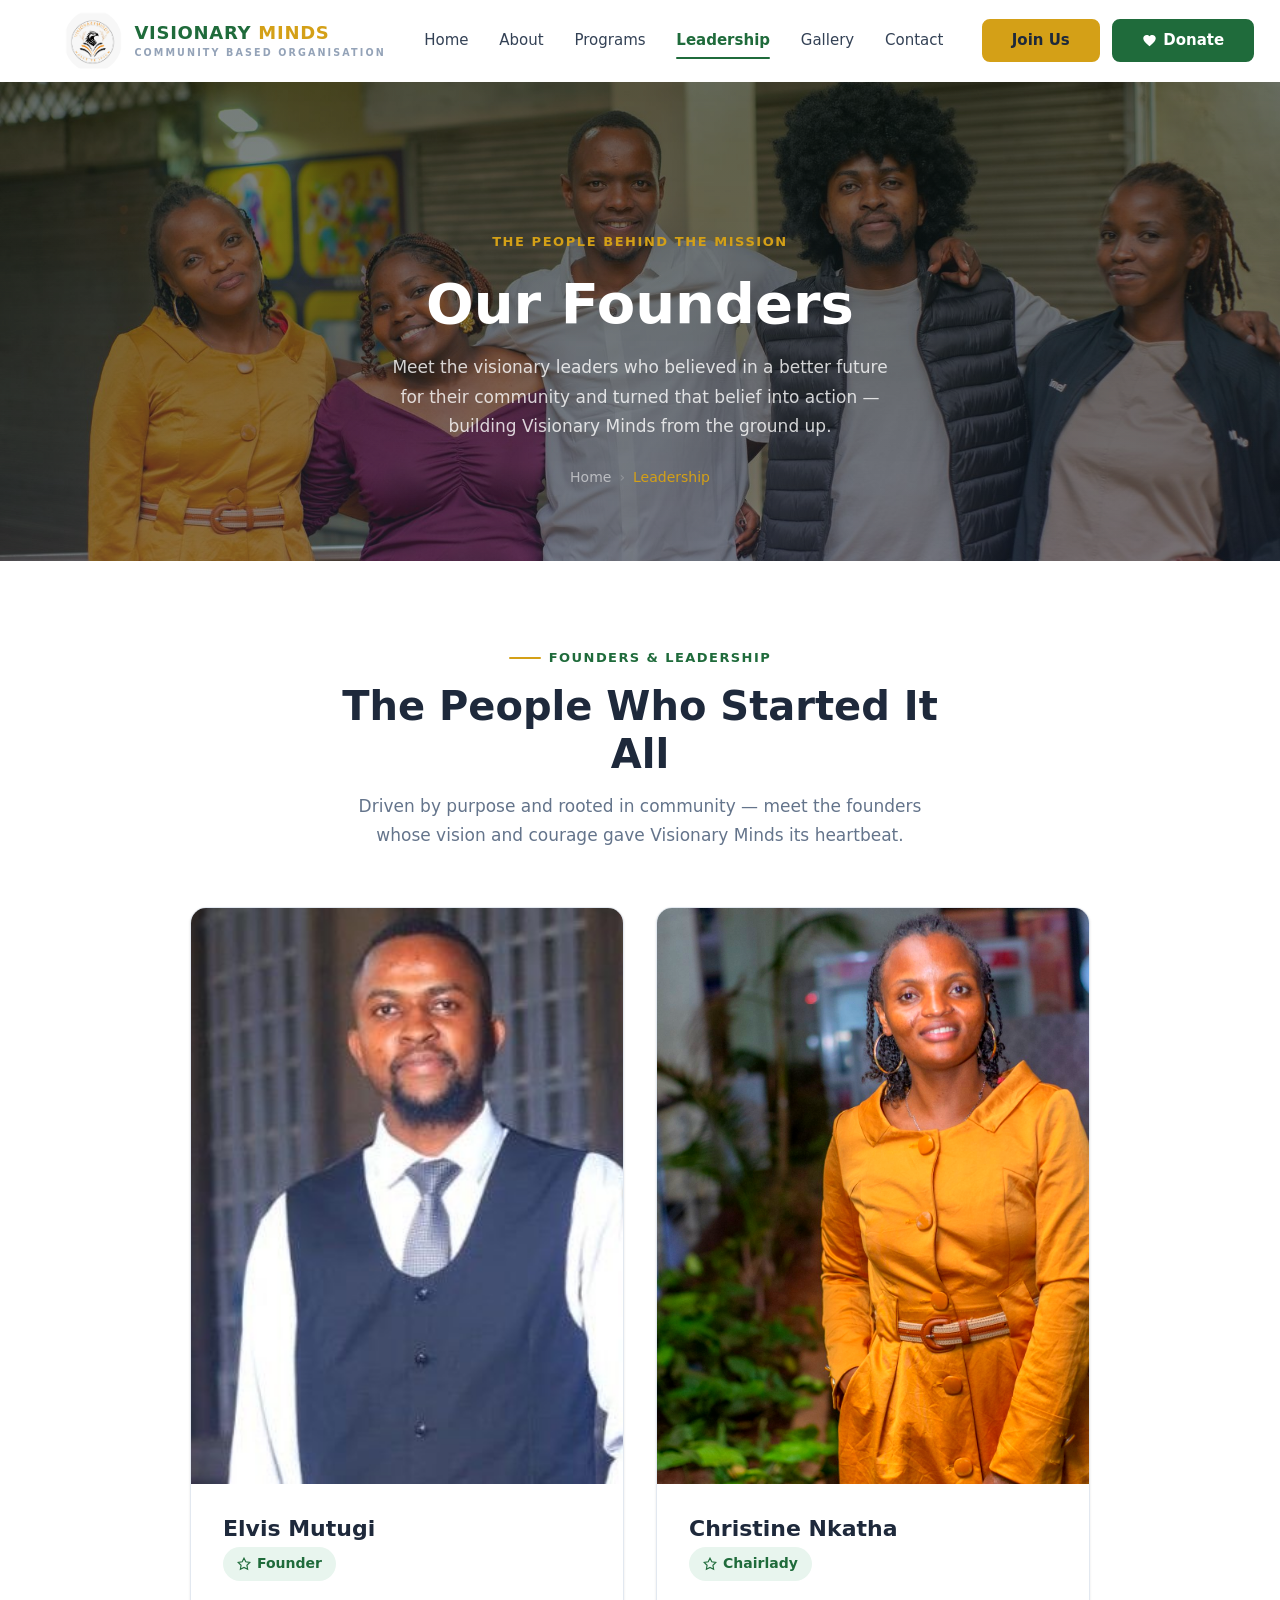
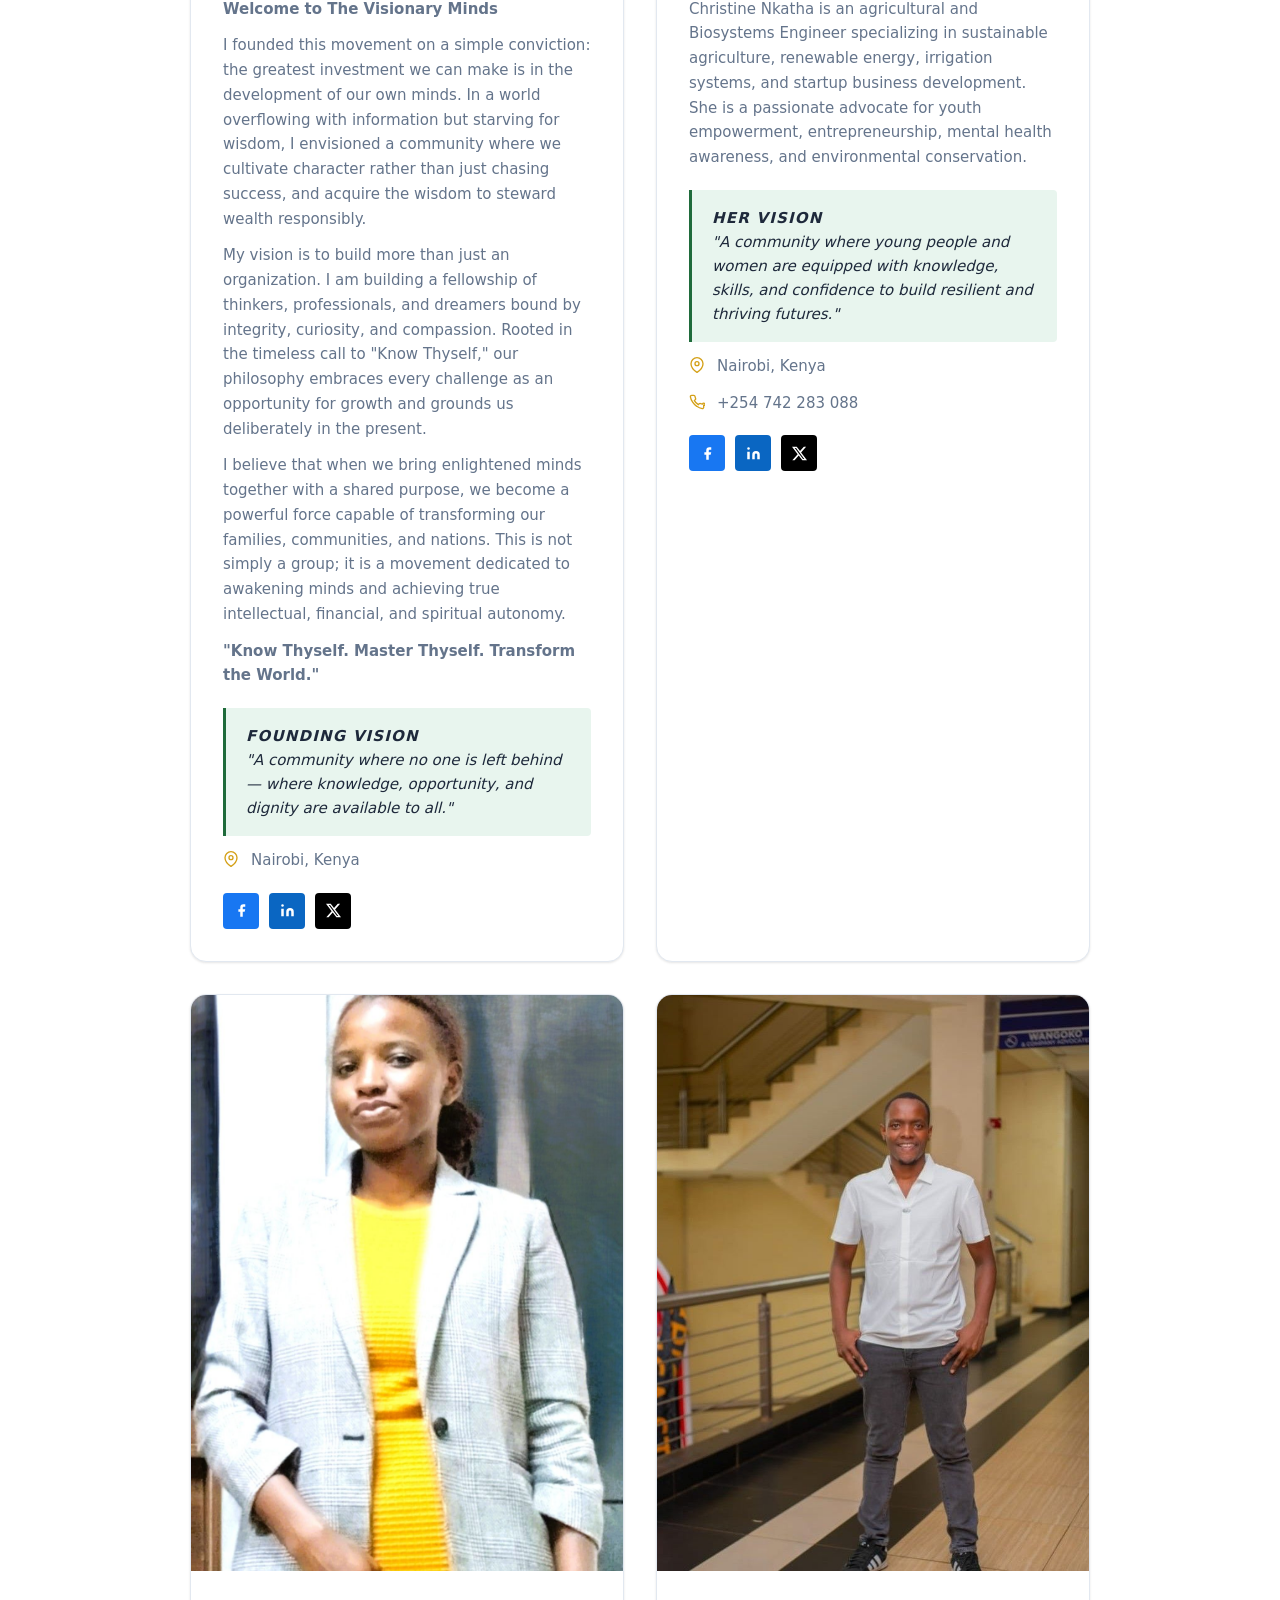
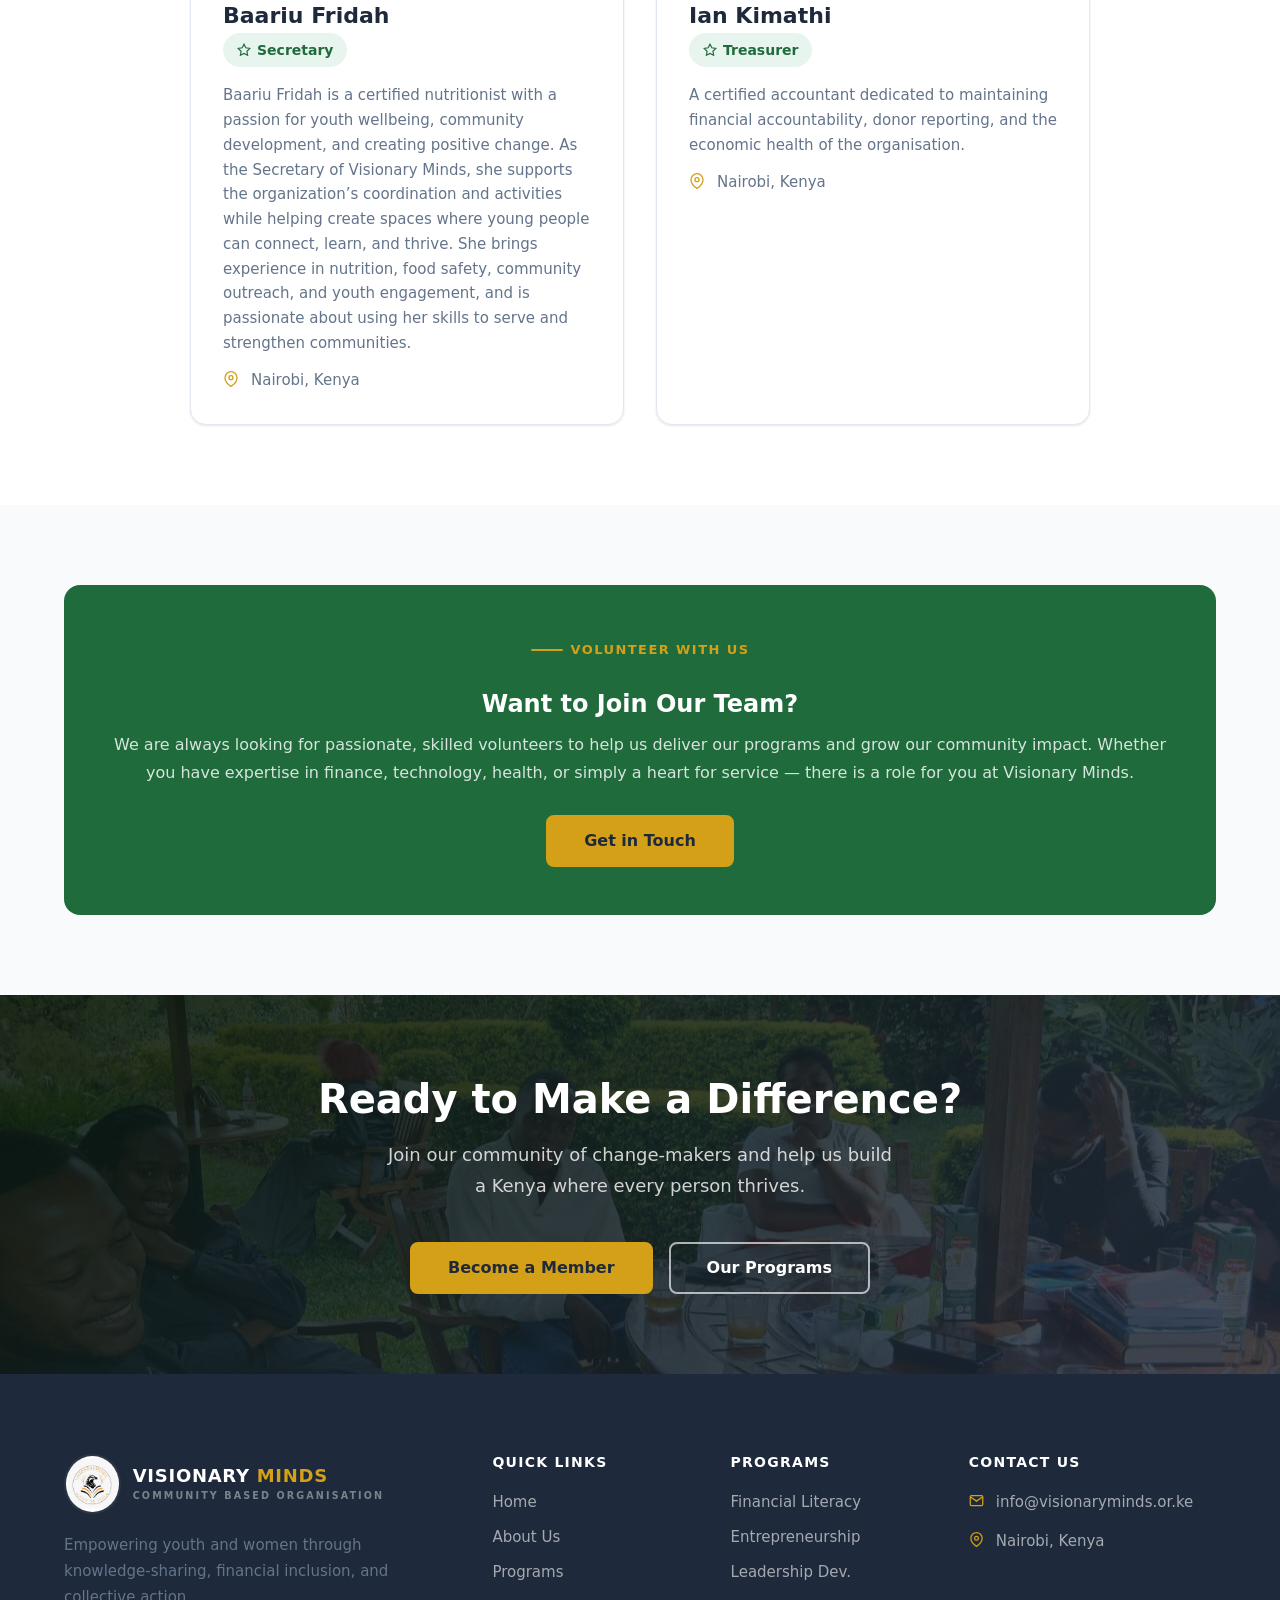
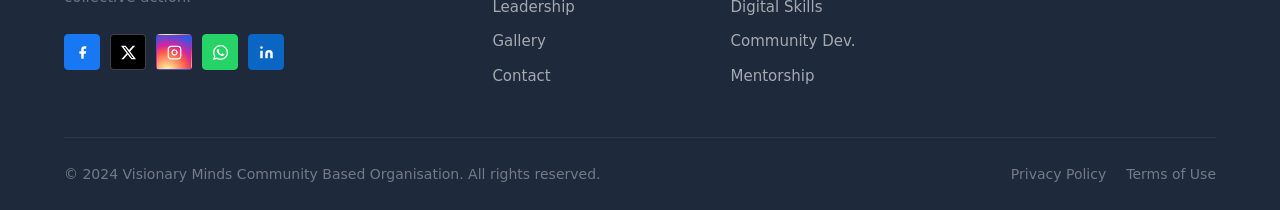
<file: leadership.html>
<!DOCTYPE html>
<html lang="en">
<head>
  <meta charset="UTF-8" />
  <meta name="viewport" content="width=device-width, initial-scale=1.0" />
  <meta name="color-scheme" content="light" />

  <title>Founders &amp; Leadership — Visionary Minds CBO</title>
  <meta name="description" content="Meet the founders of Visionary Minds CBO — the visionary leaders who built a community empowerment movement from the ground up in Kenya." />

  <meta property="og:title"       content="Founders &amp; Leadership — Visionary Minds CBO" />
  <meta property="og:description" content="Meet the founders who built Visionary Minds from a small savings group into a thriving community movement in Kenya." />
  <meta property="og:type"        content="website" />

  <meta name="referrer" content="strict-origin-when-cross-origin" />
  <meta http-equiv="Content-Security-Policy" content="default-src 'self'; script-src 'self'; style-src 'self' 'unsafe-inline' https://fonts.googleapis.com; font-src 'self' https://fonts.gstatic.com; img-src 'self' data: blob:; connect-src 'none'; frame-src 'none'; object-src 'none'; base-uri 'self'; form-action 'self';" />
  <meta http-equiv="Permissions-Policy" content="camera=(), microphone=(), geolocation=(), payment=(), usb=()" />

  <link rel="preconnect" href="https://fonts.googleapis.com" crossorigin />
  <link rel="preconnect" href="https://fonts.gstatic.com" crossorigin />
  <link href="https://fonts.googleapis.com/css2?family=Inter:wght@400;500;600&family=Poppins:wght@500;600;700;800&display=swap" rel="stylesheet" />

  <link rel="stylesheet" href="css/style.css" />
  <link rel="stylesheet" href="css/responsive.css" />

  <style>
    /* ── Page-specific: larger leader card on leadership page ── */
    .leader-card-xl .leader-img { aspect-ratio: 3 / 4; }

    .leader-card-xl .leader-body { padding: 2rem; text-align: left; }

    .leader-card-xl .leader-name { font-size: 1.375rem; }

    .leader-card-xl .leader-role {
      display: inline-flex;
      align-items: center;
      gap: 0.375rem;
      background: var(--green-light);
      color: var(--green);
      padding: 0.3rem 0.875rem;
      border-radius: var(--r-full);
      font-size: 0.875rem;
      font-weight: 600;
      margin-bottom: 1rem;
    }

    .leader-detail-item {
      display: flex;
      align-items: flex-start;
      gap: 0.75rem;
      margin-top: 0.75rem;
      font-size: 0.9375rem;
      color: var(--gray);
    }
    .leader-detail-item svg { width: 16px; height: 16px; color: var(--gold); flex-shrink: 0; margin-top: 3px; }

    .leader-socials { display: flex; gap: 0.625rem; margin-top: 1.25rem; }
    .leader-social-btn {
      width: 36px;
      height: 36px;
      border-radius: var(--r-sm);
      background: var(--green-light);
      color: var(--green);
      display: flex;
      align-items: center;
      justify-content: center;
      transition: background var(--ease), color var(--ease);
    }
    .leader-social-btn:hover { background: var(--green); color: var(--white); }
    .leader-social-btn svg { width: 15px; height: 15px; }

    /* Vision quote block */
    .leader-vision {
      margin-top: 1.25rem;
      padding: 1rem 1.25rem;
      background: var(--green-light);
      border-left: 3px solid var(--green);
      border-radius: 0 var(--r-sm) var(--r-sm) 0;
    }
    .leader-vision-label {
      font-size: 0.75rem;
      font-weight: 700;
      letter-spacing: 0.08em;
      text-transform: uppercase;
      color: var(--green);
      margin-bottom: 0.35rem;
    }
    .leader-vision p {
      font-size: 0.9375rem;
      color: var(--dark);
      font-style: italic;
      line-height: 1.6;
      margin: 0;
    }

    /* Founders grid: 2-col desktop → 1-col mobile */
    .leaders-grid--founders {
      grid-template-columns: repeat(2, 1fr);
      gap: 2rem;
      max-width: 900px;
      margin-inline: auto;
    }

    @media (max-width: 768px) {
      .leaders-grid--founders {
        grid-template-columns: 1fr;
        max-width: 500px;
        gap: 1.5rem;
      }

      .leader-card-xl .leader-body {
        padding: 1.25rem;
      }

      .leader-card-xl .leader-name {
        font-size: 1.2rem;
      }

      .leader-vision {
        padding: 0.875rem 1rem;
      }
    }

    @media (max-width: 480px) {
      .leaders-grid--founders {
        max-width: 100%;
      }

      .leader-card-xl .leader-body {
        padding: 1rem;
      }

      /* Portrait crop anchored to the top so faces are never cut off */
      .leader-card-xl .leader-img { aspect-ratio: 4 / 5; }
      .leader-card-xl .leader-img img { object-position: center top; }

      .leader-card-xl .leader-name { font-size: 1.125rem; }

      .leader-socials { flex-wrap: wrap; }
      .leader-social-btn { width: 44px; height: 44px; }
    }

    /* Join team CTA card */
    .join-card {
      background: var(--green);
      border-radius: var(--r-lg);
      padding: 3rem 2.5rem;
      text-align: center;
      color: var(--white);
    }
    .join-card h3 { color: var(--white); font-size: 1.5rem; margin-bottom: 0.75rem; }
    .join-card p  { color: rgba(255,255,255,0.82); margin-bottom: 1.75rem; }
  </style>
</head>
<body>

<!-- ══ HEADER ════════════════════════════════════════════════ -->
<header class="site-header" id="site-header">
  <nav class="nav-inner container" aria-label="Main navigation">
    <a href="index.html" class="nav-logo" aria-label="Visionary Minds — Home">
      <img src="images/logo.jpeg" alt="" class="nav-logo-img" aria-hidden="true" />
      <span class="logo-wordmark">
        <span class="logo-wordmark__name">Visionary <em>Minds</em></span>
        <span class="logo-wordmark__sub">Community Based Organisation</span>
      </span>
    </a>
    <ul class="nav-menu" id="nav-menu" role="list">
      <li><a href="index.html"      class="nav-link">Home</a></li>
      <li><a href="about.html"      class="nav-link">About</a></li>
      <li><a href="programs.html"   class="nav-link">Programs</a></li>
      <li><a href="leadership.html" class="nav-link">Leadership</a></li>
      <li><a href="gallery.html"    class="nav-link">Gallery</a></li>
      <li><a href="contact.html"    class="nav-link">Contact</a></li>
    </ul>
    <a href="contact.html" class="btn btn-gold nav-cta">Join Us</a>
    <a href="contact.html" class="btn btn-primary nav-donate"><svg viewBox="0 0 24 24" fill="currentColor" aria-hidden="true"><path d="M12 21.35l-1.45-1.32C5.4 15.36 2 12.28 2 8.5 2 5.42 4.42 3 7.5 3c1.74 0 3.41.81 4.5 2.09C13.09 3.81 14.76 3 16.5 3 19.58 3 22 5.42 22 8.5c0 3.78-3.4 6.86-8.55 11.54L12 21.35z"/></svg>Donate</a>
    <button class="nav-toggle" id="nav-toggle" type="button"
            aria-label="Toggle navigation menu" aria-expanded="false" aria-controls="nav-menu">
      <span class="bar"></span><span class="bar"></span><span class="bar"></span>
    </button>
  </nav>
</header>


<main>

<!-- ══ PAGE HERO ═════════════════════════════════════════════ -->
<section class="page-hero leadership-page-hero" aria-labelledby="page-title">
  <div class="container">
    <p class="page-hero-eyebrow">The People Behind the Mission</p>
    <h1 class="page-hero-title" id="page-title">Our Founders</h1>
    <p class="page-hero-desc">
      Meet the visionary leaders who believed in a better future for their community and
      turned that belief into action — building Visionary Minds from the ground up.
    </p>
    <nav class="breadcrumb" aria-label="Breadcrumb">
      <a href="index.html">Home</a>
      <span class="breadcrumb-sep" aria-hidden="true">›</span>
      <span class="breadcrumb-current" aria-current="page">Leadership</span>
    </nav>
  </div>
</section>


<!-- ══ LEADERSHIP CARDS ══════════════════════════════════════ -->
<section class="section" aria-labelledby="team-title">
  <div class="container">

    <div class="section-hd section-hd--center" data-fade>
      <p class="section-eyebrow">Founders &amp; Leadership</p>
      <h2 class="section-title" id="team-title">The People Who Started It All</h2>
      <p class="section-desc">Driven by purpose and rooted in community — meet the founders whose vision and courage gave Visionary Minds its heartbeat.</p>
    </div>

    <!-- Leader cards grid — 2 founders -->
    <div class="leaders-grid leaders-grid--founders">

      <!-- Founder -->
      <article class="leader-card leader-card-xl" data-fade data-delay="1">
        <div class="leader-img">
          <img src="images/elvis.jpeg" alt="Founder of Visionary Minds"
               loading="lazy" decoding="async" width="400" height="533" />
        </div>
        <div class="leader-body">
          <h2 class="leader-name">Elvis Mutugi</h2>
          <p class="leader-role">
            <svg viewBox="0 0 24 24" fill="none" stroke="currentColor" stroke-width="2" width="14" height="14"><path d="M12 2l3.09 6.26L22 9.27l-5 4.87 1.18 6.88L12 17.77l-6.18 3.25L7 14.14 2 9.27l6.91-1.01L12 2z"/></svg>
            Founder
          </p>

          <p class="leader-bio">
            <strong>Welcome to The Visionary Minds</strong>
          </p>
          <p class="leader-bio" style="margin-top:0.75rem;">
            I founded this movement on a simple conviction: the greatest investment we can make is in the development of our own minds. In a world overflowing with information but starving for wisdom, I envisioned a community where we cultivate character rather than just chasing success, and acquire the wisdom to steward wealth responsibly.
          </p>
          <p class="leader-bio" style="margin-top:0.75rem;">
            My vision is to build more than just an organization. I am building a fellowship of thinkers, professionals, and dreamers bound by integrity, curiosity, and compassion. Rooted in the timeless call to "Know Thyself," our philosophy embraces every challenge as an opportunity for growth and grounds us deliberately in the present.
          </p>
          <p class="leader-bio" style="margin-top:0.75rem;">
            I believe that when we bring enlightened minds together with a shared purpose, we become a powerful force capable of transforming our families, communities, and nations. This is not simply a group; it is a movement dedicated to awakening minds and achieving true intellectual, financial, and spiritual autonomy.
          </p>
          <p class="leader-bio" style="margin-top:0.75rem;">
            <strong>"Know Thyself. Master Thyself. Transform the World."</strong>
          </p>

          <div class="leader-vision">
            <p class="leader-vision-label">Founding Vision</p>
            <p>"A community where no one is left behind — where knowledge, opportunity, and dignity are available to all."</p>
          </div>

          <div class="leader-detail-item">
            <svg viewBox="0 0 24 24" fill="none" stroke="currentColor" stroke-width="2"><path d="M21 10c0 7-9 13-9 13s-9-6-9-13a9 9 0 0 1 18 0z"/><circle cx="12" cy="10" r="3"/></svg>
            <span>Nairobi, Kenya</span>
          </div>

          <div class="leader-socials">
            <a href="#" class="leader-social-btn" aria-label="Founder's Facebook"  rel="noopener noreferrer"><svg viewBox="0 0 24 24" fill="currentColor"><path d="M18 2h-3a5 5 0 0 0-5 5v3H7v4h3v8h4v-8h3l1-4h-4V7a1 1 0 0 1 1-1h3z"/></svg></a>
            <a href="#" class="leader-social-btn" aria-label="Founder's LinkedIn"  rel="noopener noreferrer"><svg viewBox="0 0 24 24" fill="currentColor"><path d="M16 8a6 6 0 0 1 6 6v7h-4v-7a2 2 0 0 0-4 0v7h-4v-7a6 6 0 0 1 6-6zM2 9h4v12H2z"/><circle cx="4" cy="4" r="2"/></svg></a>
            <a href="#" class="leader-social-btn" aria-label="Founder's X"   rel="noopener noreferrer"><svg viewBox="0 0 24 24" fill="currentColor"><path d="M18.901 1.153h3.68l-8.04 9.19L24 22.846h-7.406l-5.8-7.584-6.638 7.584H.474l8.6-9.83L0 1.154h7.594l5.243 6.932ZM17.61 20.644h2.039L6.486 3.24H4.298Z"/></svg></a>
          </div>
        </div>
      </article>

      <!-- Chairlady -->
      <article class="leader-card leader-card-xl chairlady-card" data-fade data-delay="2">
        <div class="leader-img">
          <img src="images/chris 2.jpg" alt="Christine Nkatha — Chairlady of Visionary Minds"
               loading="lazy" decoding="async" width="400" height="533" />
        </div>
        <div class="leader-body">
          <h2 class="leader-name">Christine Nkatha</h2>
          <p class="leader-role">
            <svg viewBox="0 0 24 24" fill="none" stroke="currentColor" stroke-width="2" width="14" height="14"><path d="M12 2l3.09 6.26L22 9.27l-5 4.87 1.18 6.88L12 17.77l-6.18 3.25L7 14.14 2 9.27l6.91-1.01L12 2z"/></svg>
            Chairlady
          </p>

          <p class="leader-bio">
            Christine Nkatha is an agricultural and Biosystems Engineer specializing in sustainable agriculture, renewable energy, irrigation systems, and startup business development. She is a passionate advocate for youth empowerment, entrepreneurship, mental health awareness, and environmental conservation.
          </p>

          <div class="leader-vision">
            <p class="leader-vision-label">Her Vision</p>
            <p>"A community where young people and women are equipped with knowledge, skills, and confidence to build resilient and thriving futures."</p>
          </div>

          <div class="leader-detail-item">
            <svg viewBox="0 0 24 24" fill="none" stroke="currentColor" stroke-width="2"><path d="M21 10c0 7-9 13-9 13s-9-6-9-13a9 9 0 0 1 18 0z"/><circle cx="12" cy="10" r="3"/></svg>
            <span>Nairobi, Kenya</span>
          </div>
          <div class="leader-detail-item">
            <svg viewBox="0 0 24 24" fill="none" stroke="currentColor" stroke-width="2"><path d="M22 16.92v3a2 2 0 0 1-2.18 2A19.79 19.79 0 0 1 11.7 18.5 19.5 19.5 0 0 1 5.5 12.3 19.79 19.79 0 0 1 2.08 4.18 2 2 0 0 1 4.1 2h3a2 2 0 0 1 2 1.72c.12.96.36 1.9.7 2.81a2 2 0 0 1-.45 2.11L8.09 9.91A16 16 0 0 0 14 16l1.27-1.27a2 2 0 0 1 2.11-.45c.91.34 1.85.58 2.81.7A2 2 0 0 1 24 16.92z"/></svg>
            <span>+254 742 283 088</span>
          </div>

          <div class="leader-socials">
            <a href="#" class="leader-social-btn" aria-label="Christine's Facebook"  rel="noopener noreferrer"><svg viewBox="0 0 24 24" fill="currentColor"><path d="M18 2h-3a5 5 0 0 0-5 5v3H7v4h3v8h4v-8h3l1-4h-4V7a1 1 0 0 1 1-1h3z"/></svg></a>
            <a href="#" class="leader-social-btn" aria-label="Christine's LinkedIn"  rel="noopener noreferrer"><svg viewBox="0 0 24 24" fill="currentColor"><path d="M16 8a6 6 0 0 1 6 6v7h-4v-7a2 2 0 0 0-4 0v7h-4v-7a6 6 0 0 1 6-6zM2 9h4v12H2z"/><circle cx="4" cy="4" r="2"/></svg></a>
            <a href="#" class="leader-social-btn" aria-label="Christine's X"   rel="noopener noreferrer"><svg viewBox="0 0 24 24" fill="currentColor"><path d="M18.901 1.153h3.68l-8.04 9.19L24 22.846h-7.406l-5.8-7.584-6.638 7.584H.474l8.6-9.83L0 1.154h7.594l5.243 6.932ZM17.61 20.644h2.039L6.486 3.24H4.298Z"/></svg></a>
          </div>
        </div>
      </article>

      <!-- Secretary -->
      <article class="leader-card leader-card-xl" data-fade data-delay="3">
        <div class="leader-img">
          <img src="images/Fri.jpeg" alt="Baariu Fridah — Secretary of Visionary Minds" loading="lazy" decoding="async" width="400" height="533" />
        </div>
        <div class="leader-body">
          <h2 class="leader-name">Baariu Fridah</h2>
          <p class="leader-role">
            <svg viewBox="0 0 24 24" fill="none" stroke="currentColor" stroke-width="2" width="14" height="14"><path d="M12 2l3.09 6.26L22 9.27l-5 4.87 1.18 6.88L12 17.77l-6.18 3.25L7 14.14 2 9.27l6.91-1.01L12 2z"/></svg>
            Secretary
          </p>
          <p class="leader-bio">
            Baariu Fridah is a certified nutritionist with a passion for youth wellbeing, community development, and creating positive change. As the Secretary of Visionary Minds, she supports the organization’s coordination and activities while helping create spaces where young people can connect, learn, and thrive. She brings experience in nutrition, food safety, community outreach, and youth engagement, and is passionate about using her skills to serve and strengthen communities.
          </p>
          <div class="leader-detail-item">
            <svg viewBox="0 0 24 24" fill="none" stroke="currentColor" stroke-width="2"><path d="M21 10c0 7-9 13-9 13s-9-6-9-13a9 9 0 0 1 18 0z"/><circle cx="12" cy="10" r="3"/></svg>
            <span>Nairobi, Kenya</span>
          </div>
        </div>
      </article>

      <!-- Treasurer -->
      <article class="leader-card leader-card-xl" data-fade data-delay="4">
        <div class="leader-img">
          <img src="images/Ian.jpeg" alt="Ian Kimathi — Treasurer of Visionary Minds" loading="lazy" decoding="async" width="400" height="533" />
        </div>
        <div class="leader-body">
          <h2 class="leader-name">Ian Kimathi</h2>
          <p class="leader-role">
            <svg viewBox="0 0 24 24" fill="none" stroke="currentColor" stroke-width="2" width="14" height="14"><path d="M12 2l3.09 6.26L22 9.27l-5 4.87 1.18 6.88L12 17.77l-6.18 3.25L7 14.14 2 9.27l6.91-1.01L12 2z"/></svg>
            Treasurer
          </p>
          <p class="leader-bio">
            A certified accountant dedicated to maintaining financial accountability, donor reporting, and the economic health of the organisation.
          </p>
          <div class="leader-detail-item">
            <svg viewBox="0 0 24 24" fill="none" stroke="currentColor" stroke-width="2"><path d="M21 10c0 7-9 13-9 13s-9-6-9-13a9 9 0 0 1 18 0z"/><circle cx="12" cy="10" r="3"/></svg>
            <span>Nairobi, Kenya</span>
          </div>
        </div>
      </article>

    </div>
  </div>
</section>


<!-- ══ JOIN THE TEAM ═════════════════════════════════════════ -->
<section class="section section--gray" aria-labelledby="join-title">
  <div class="container">
    <div class="join-card" data-fade>
      <p class="section-eyebrow" style="color:var(--gold);">Volunteer With Us</p>
      <h3 id="join-title">Want to Join Our Team?</h3>
      <p>We are always looking for passionate, skilled volunteers to help us deliver our programs and grow our community impact. Whether you have expertise in finance, technology, health, or simply a heart for service — there is a role for you at Visionary Minds.</p>
      <a href="contact.html" class="btn btn-gold btn-lg">Get in Touch</a>
    </div>
  </div>
</section>


<!-- ══ CTA ═══════════════════════════════════════════════════ -->
<section class="cta-section" aria-labelledby="cta-title">
  <div class="container">
    <h2 class="cta-title" data-fade id="cta-title">Ready to Make a Difference?</h2>
    <p class="cta-desc" data-fade>Join our community of change-makers and help us build a Kenya where every person thrives.</p>
    <div class="cta-actions" data-fade>
      <a href="contact.html"  class="btn btn-gold btn-lg">Become a Member</a>
      <a href="programs.html" class="btn btn-outline-white btn-lg">Our Programs</a>
    </div>
  </div>
</section>

</main>


<!-- ══ FOOTER ════════════════════════════════════════════════ -->
<footer class="site-footer" aria-label="Site footer">
  <div class="container">
    <div class="footer-grid">
      <div>
        <div class="footer-logo">
          <img src="images/logo.jpeg" alt="" aria-hidden="true" />
          <span class="logo-wordmark">
            <span class="logo-wordmark__name">Visionary <em>Minds</em></span>
            <span class="logo-wordmark__sub">Community Based Organisation</span>
          </span>
        </div>
        <p class="footer-about">Empowering youth and women through knowledge-sharing, financial inclusion, and collective action.</p>
        <div class="footer-socials">
          <a href="#" class="footer-social-a" aria-label="Facebook"  rel="noopener noreferrer"><svg viewBox="0 0 24 24" fill="currentColor"><path d="M18 2h-3a5 5 0 0 0-5 5v3H7v4h3v8h4v-8h3l1-4h-4V7a1 1 0 0 1 1-1h3z"/></svg></a>
          <a href="#" class="footer-social-a" aria-label="X"   rel="noopener noreferrer"><svg viewBox="0 0 24 24" fill="currentColor"><path d="M18.901 1.153h3.68l-8.04 9.19L24 22.846h-7.406l-5.8-7.584-6.638 7.584H.474l8.6-9.83L0 1.154h7.594l5.243 6.932ZM17.61 20.644h2.039L6.486 3.24H4.298Z"/></svg></a>
          <a href="#" class="footer-social-a" aria-label="Instagram" rel="noopener noreferrer"><svg viewBox="0 0 24 24" fill="none" stroke="currentColor" stroke-width="2"><rect x="2" y="2" width="20" height="20" rx="5"/><path d="M16 11.37A4 4 0 1 1 12.63 8 4 4 0 0 1 16 11.37z"/><line x1="17.5" y1="6.5" x2="17.51" y2="6.5"/></svg></a>
          <a href="https://wa.me/254700000000" class="footer-social-a" aria-label="WhatsApp" target="_blank" rel="noopener noreferrer"><svg viewBox="0 0 24 24" fill="currentColor"><path d="M17.472 14.382c-.297-.149-1.758-.867-2.03-.967-.273-.099-.471-.148-.67.15-.197.297-.767.966-.94 1.164-.173.199-.347.223-.644.075-.297-.15-1.255-.463-2.39-1.475-.883-.788-1.48-1.761-1.653-2.059-.173-.297-.018-.458.13-.606.134-.133.298-.347.446-.52.149-.174.198-.298.298-.497.099-.198.05-.371-.025-.52-.075-.149-.669-1.612-.916-2.207-.242-.579-.487-.5-.669-.51-.173-.008-.371-.01-.57-.01-.198 0-.52.074-.792.372-.272.297-1.04 1.016-1.04 2.479 0 1.462 1.065 2.875 1.213 3.074.149.198 2.096 3.2 5.077 4.487.709.306 1.262.489 1.694.625.712.227 1.36.195 1.871.118.571-.085 1.758-.719 2.006-1.413.248-.694.248-1.289.173-1.413-.074-.124-.272-.198-.57-.347m-5.421 7.403h-.004a9.87 9.87 0 0 1-5.031-1.378l-.361-.214-3.741.982.998-3.648-.235-.374a9.86 9.86 0 0 1-1.51-5.26c.001-5.45 4.436-9.884 9.888-9.884 2.64 0 5.122 1.03 6.988 2.898a9.825 9.825 0 0 1 2.893 6.994c-.003 5.45-4.437 9.884-9.885 9.884m8.413-18.297A11.815 11.815 0 0 0 12.05 0C5.495 0 .16 5.335.157 11.892c0 2.096.547 4.142 1.588 5.945L.057 24l6.305-1.654a11.882 11.882 0 0 0 5.683 1.448h.005c6.554 0 11.89-5.335 11.893-11.893a11.821 11.821 0 0 0-3.48-8.413z"/></svg></a>
          <a href="#" class="footer-social-a" aria-label="LinkedIn"  rel="noopener noreferrer"><svg viewBox="0 0 24 24" fill="currentColor"><path d="M16 8a6 6 0 0 1 6 6v7h-4v-7a2 2 0 0 0-4 0v7h-4v-7a6 6 0 0 1 6-6zM2 9h4v12H2z"/><circle cx="4" cy="4" r="2"/></svg></a>
        </div>
      </div>
      <div>
        <h3 class="footer-h">Quick Links</h3>
        <nav class="footer-links">
          <a href="index.html">Home</a><a href="about.html">About Us</a>
          <a href="programs.html">Programs</a><a href="leadership.html">Leadership</a>
          <a href="gallery.html">Gallery</a><a href="contact.html">Contact</a>
        </nav>
      </div>
      <div>
        <h3 class="footer-h">Programs</h3>
        <nav class="footer-links">
          <a href="programs.html#financial">Financial Literacy</a>
          <a href="programs.html#entrepreneurship">Entrepreneurship</a>
          <a href="programs.html#leadership-prog">Leadership Dev.</a>
          <a href="programs.html#digital">Digital Skills</a>
          <a href="programs.html#community">Community Dev.</a>
          <a href="programs.html#mentorship">Mentorship</a>
        </nav>
      </div>
      <div>
        <h3 class="footer-h">Contact Us</h3>
        <div class="footer-contact-row"><svg viewBox="0 0 24 24" fill="none" stroke="currentColor" stroke-width="2"><path d="M4 4h16c1.1 0 2 .9 2 2v12c0 1.1-.9 2-2 2H4c-1.1 0-2-.9-2-2V6c0-1.1.9-2 2-2z"/><polyline points="22,6 12,13 2,6"/></svg><span>info@visionaryminds.or.ke</span></div>
        <div class="footer-contact-row"><svg viewBox="0 0 24 24" fill="none" stroke="currentColor" stroke-width="2"><path d="M21 10c0 7-9 13-9 13s-9-6-9-13a9 9 0 0 1 18 0z"/><circle cx="12" cy="10" r="3"/></svg><span>Nairobi, Kenya</span></div>
      </div>
    </div>
    <div class="footer-bottom">
      <p class="footer-copy">&copy; 2024 Visionary Minds Community Based Organisation. All rights reserved.</p>
      <nav class="footer-bottom-links"><a href="#">Privacy Policy</a><a href="#">Terms of Use</a></nav>
    </div>
  </div>
</footer>

<button id="back-to-top" aria-label="Back to top">
  <svg viewBox="0 0 24 24" fill="none" stroke="currentColor" stroke-width="2.5" stroke-linecap="round"><path d="M18 15l-6-6-6 6"/></svg>
</button>

<script src="js/main.js"></script>
</body>
</html>
</file>
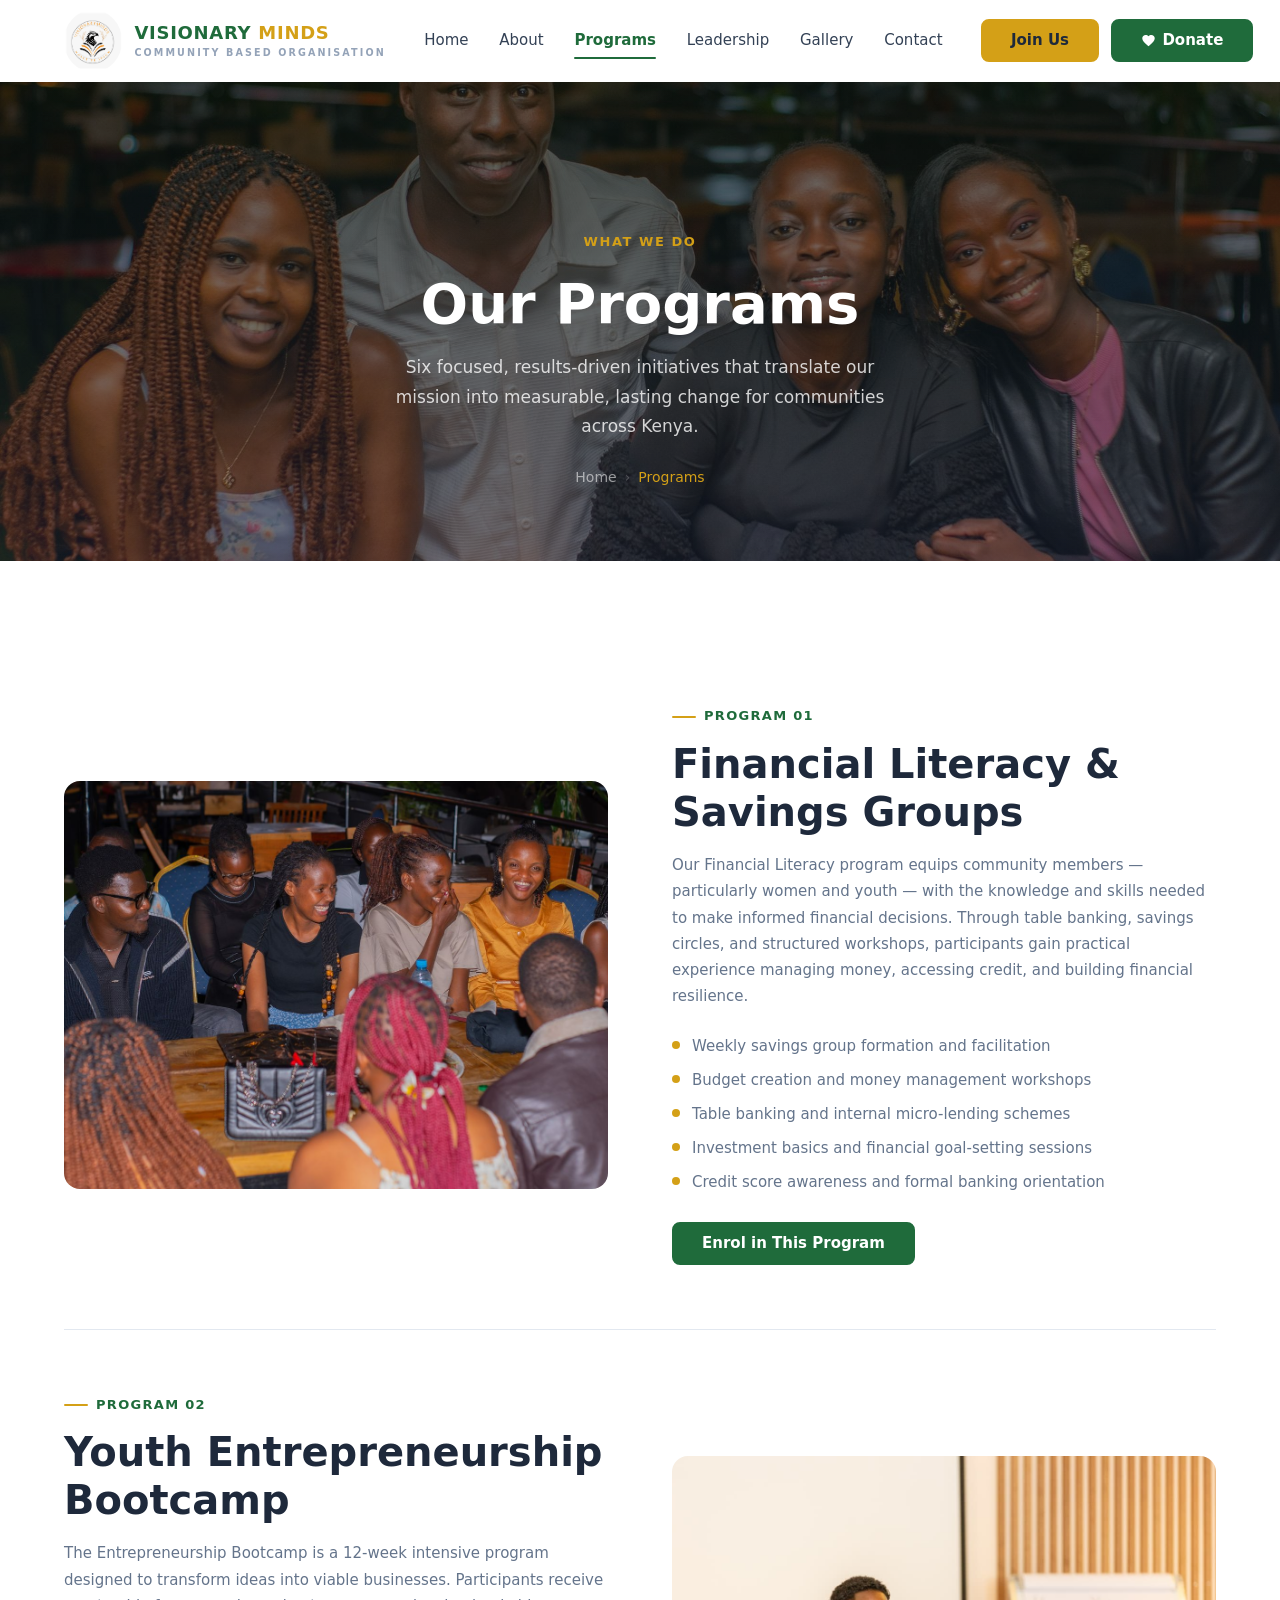
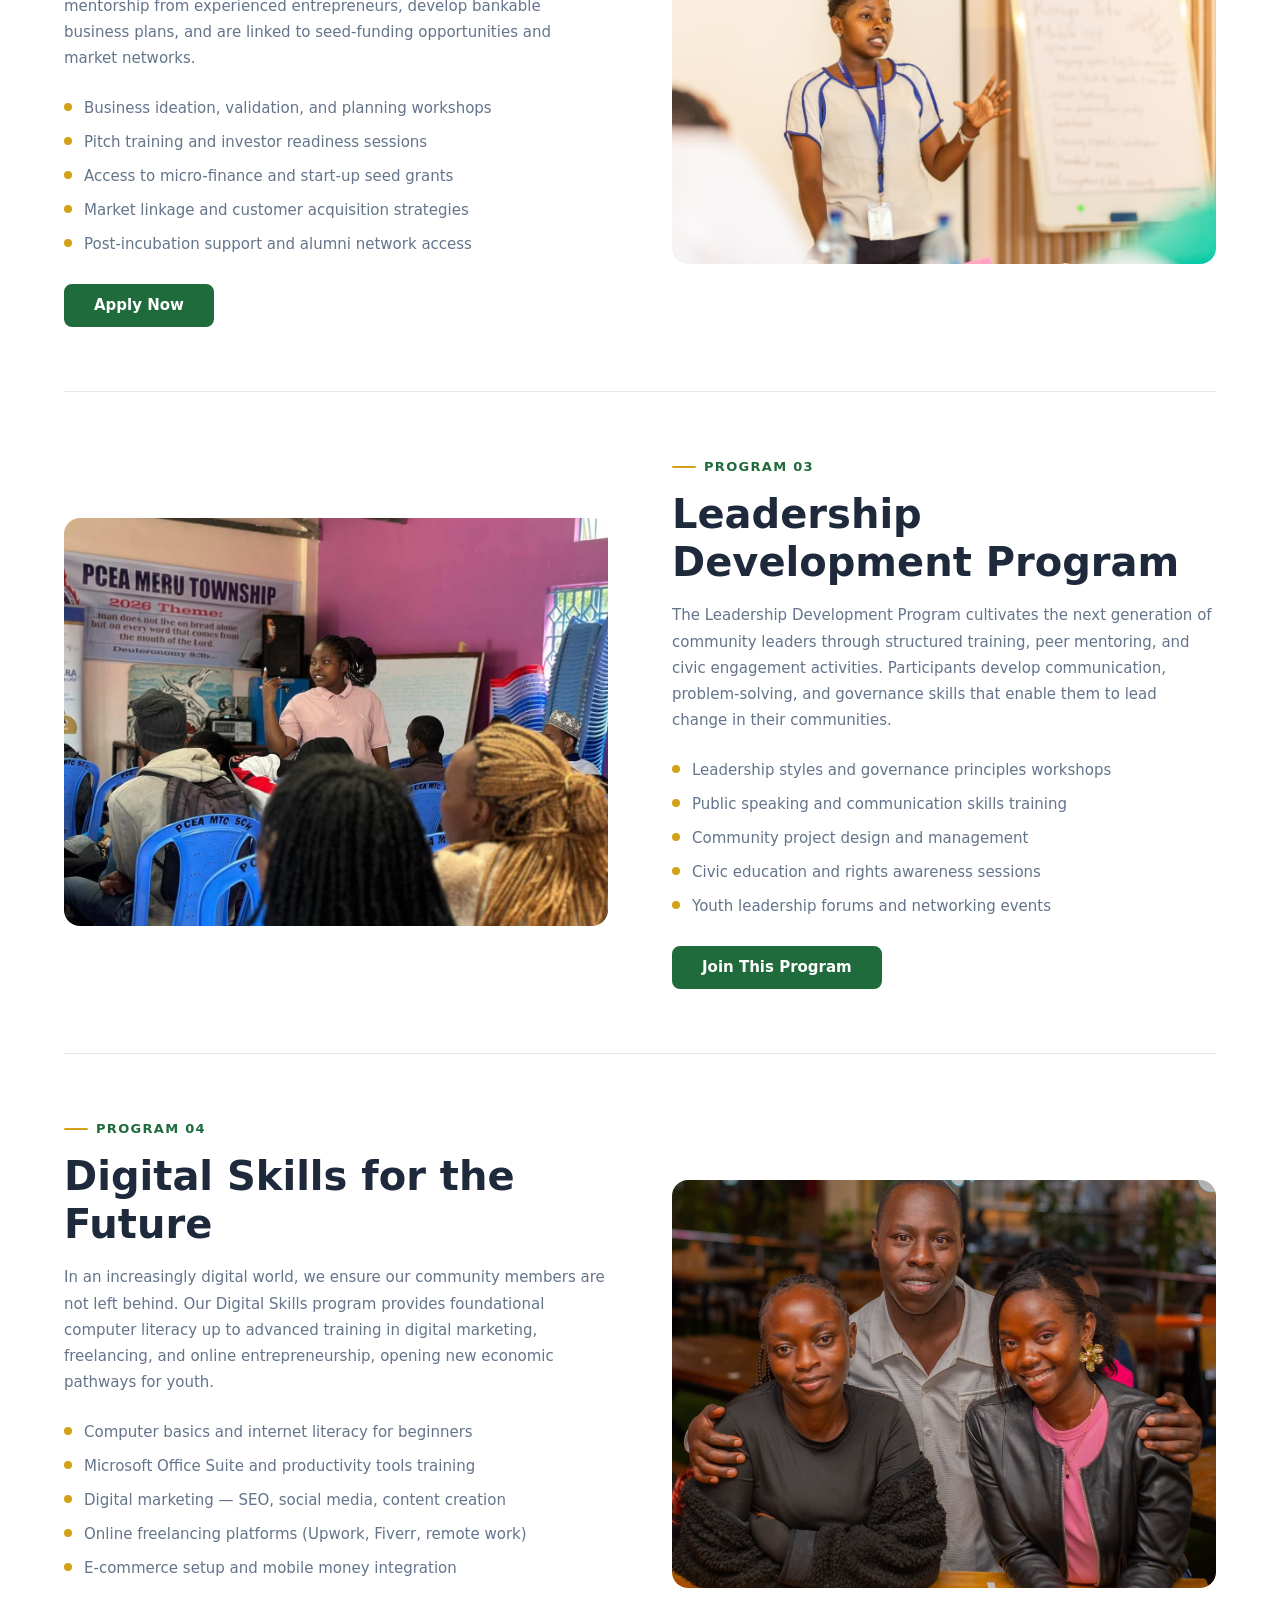
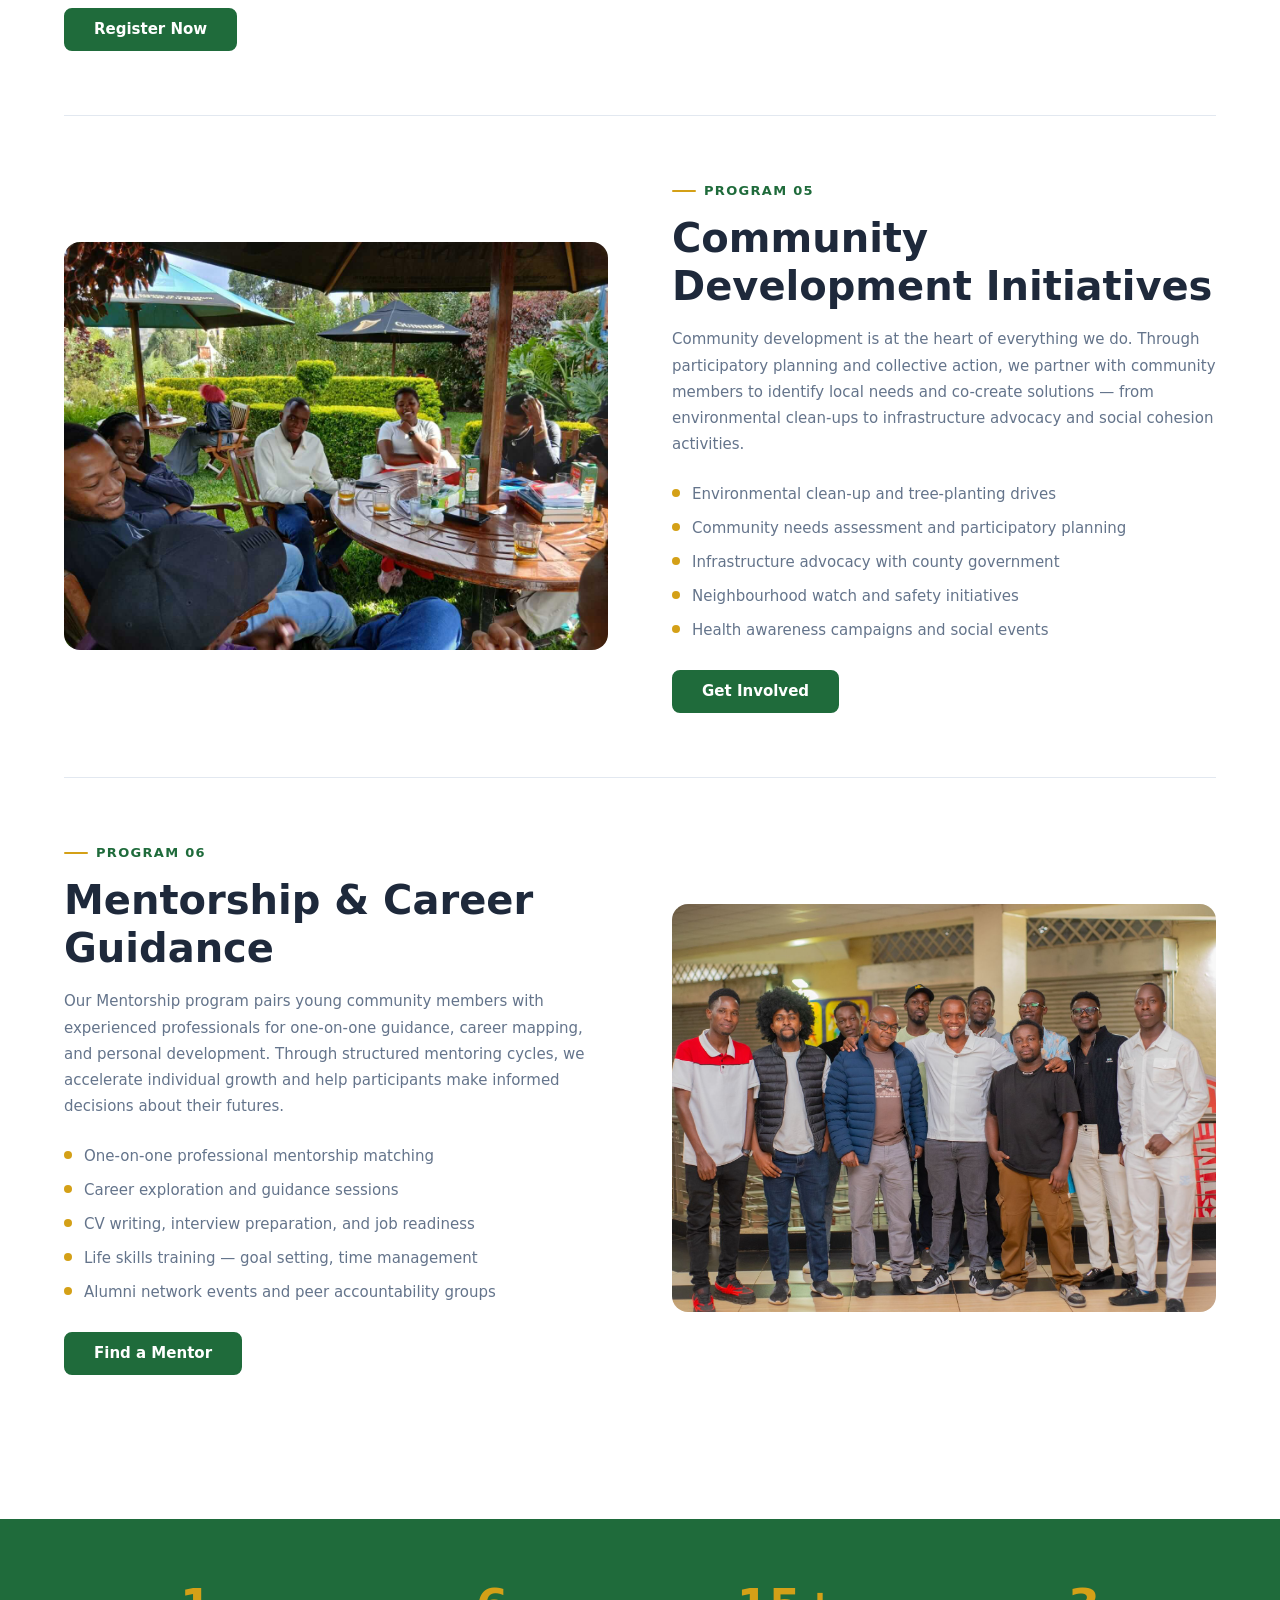
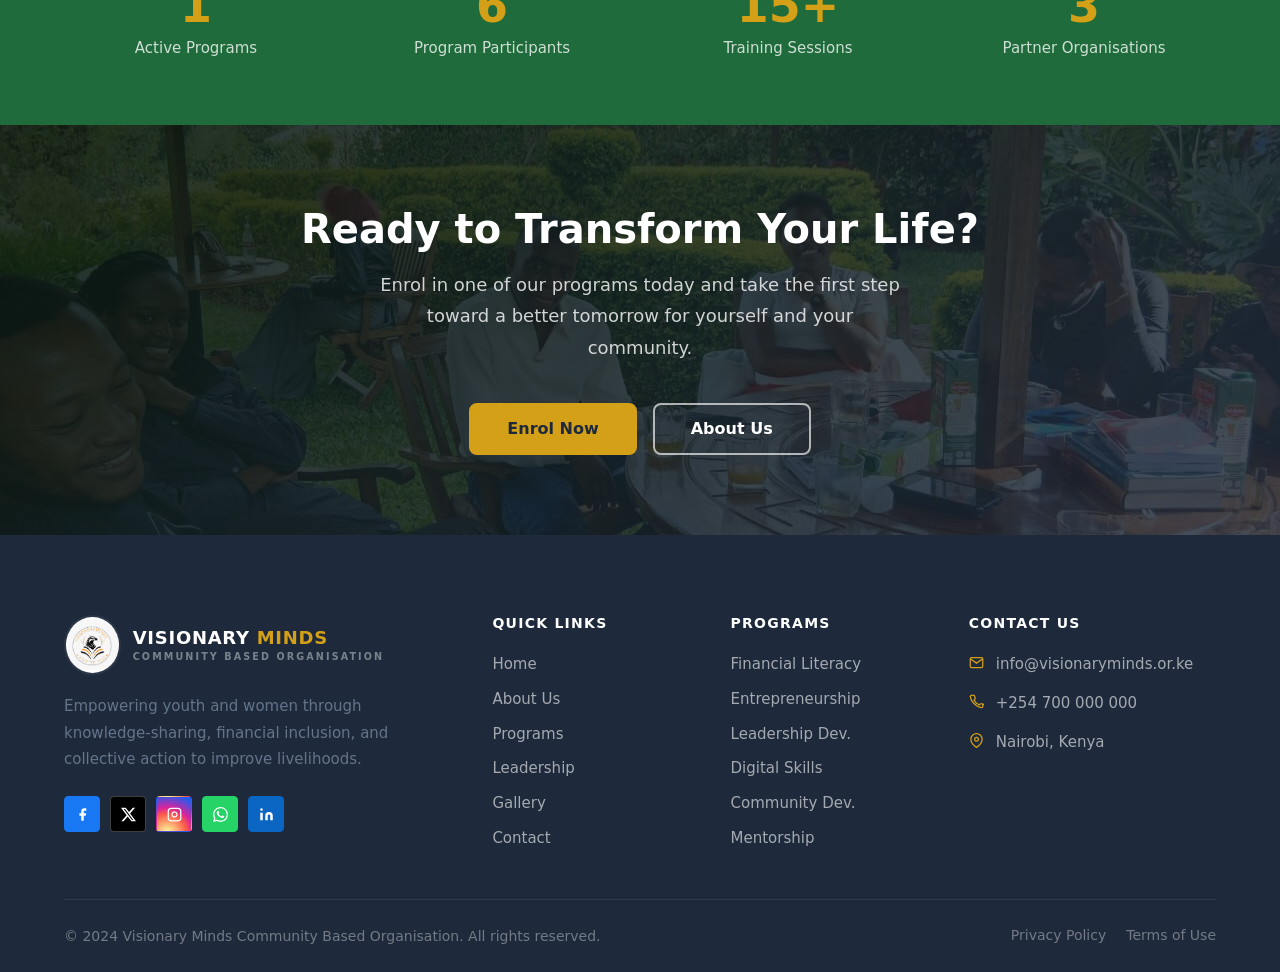
<file: programs.html>
<!DOCTYPE html>
<html lang="en">
<head>
  <meta charset="UTF-8" />
  <meta name="viewport" content="width=device-width, initial-scale=1.0" />
  <meta name="color-scheme" content="light" />

  <title>Programs — Visionary Minds CBO</title>
  <meta name="description" content="Explore Visionary Minds' six flagship programs: Financial Literacy, Entrepreneurship, Leadership Development, Digital Skills, Community Development, and Mentorship." />

  <meta property="og:title"       content="Programs — Visionary Minds CBO" />
  <meta property="og:description" content="Six flagship programs empowering youth and women across Kenya." />
  <meta property="og:type"        content="website" />

  <meta name="referrer" content="strict-origin-when-cross-origin" />
  <meta http-equiv="Content-Security-Policy" content="default-src 'self'; script-src 'self'; style-src 'self' 'unsafe-inline' https://fonts.googleapis.com; font-src 'self' https://fonts.gstatic.com; img-src 'self' data: blob:; connect-src 'none'; frame-src 'none'; object-src 'none'; base-uri 'self'; form-action 'self';" />
  <meta http-equiv="Permissions-Policy" content="camera=(), microphone=(), geolocation=(), payment=(), usb=()" />

  <link rel="preconnect" href="https://fonts.googleapis.com" crossorigin />
  <link rel="preconnect" href="https://fonts.gstatic.com" crossorigin />
  <link href="https://fonts.googleapis.com/css2?family=Inter:wght@400;500;600&family=Poppins:wght@500;600;700;800&display=swap" rel="stylesheet" />

  <link rel="stylesheet" href="css/style.css" />
  <link rel="stylesheet" href="css/responsive.css" />
</head>
<body>

<!-- ══ HEADER ════════════════════════════════════════════════ -->
<header class="site-header" id="site-header">
  <nav class="nav-inner container" aria-label="Main navigation">
    <a href="index.html" class="nav-logo" aria-label="Visionary Minds — Home">
      <img src="images/logo.jpeg" alt="" class="nav-logo-img" aria-hidden="true" />
      <span class="logo-wordmark">
        <span class="logo-wordmark__name">Visionary <em>Minds</em></span>
        <span class="logo-wordmark__sub">Community Based Organisation</span>
      </span>
    </a>
    <ul class="nav-menu" id="nav-menu" role="list">
      <li><a href="index.html"      class="nav-link">Home</a></li>
      <li><a href="about.html"      class="nav-link">About</a></li>
      <li><a href="programs.html"   class="nav-link">Programs</a></li>
      <li><a href="leadership.html" class="nav-link">Leadership</a></li>
      <li><a href="gallery.html"    class="nav-link">Gallery</a></li>
      <li><a href="contact.html"    class="nav-link">Contact</a></li>
    </ul>
    <a href="contact.html" class="btn btn-gold nav-cta">Join Us</a>
    <a href="contact.html" class="btn btn-primary nav-donate"><svg viewBox="0 0 24 24" fill="currentColor" aria-hidden="true"><path d="M12 21.35l-1.45-1.32C5.4 15.36 2 12.28 2 8.5 2 5.42 4.42 3 7.5 3c1.74 0 3.41.81 4.5 2.09C13.09 3.81 14.76 3 16.5 3 19.58 3 22 5.42 22 8.5c0 3.78-3.4 6.86-8.55 11.54L12 21.35z"/></svg>Donate</a>
    <button class="nav-toggle" id="nav-toggle" type="button"
            aria-label="Toggle navigation menu" aria-expanded="false" aria-controls="nav-menu">
      <span class="bar"></span><span class="bar"></span><span class="bar"></span>
    </button>
  </nav>
</header>


<main>

<!-- ══ PAGE HERO ═════════════════════════════════════════════ -->
<section class="page-hero" aria-labelledby="page-title">
  <div class="container">
    <p class="page-hero-eyebrow">What We Do</p>
    <h1 class="page-hero-title" id="page-title">Our Programs</h1>
    <p class="page-hero-desc">
      Six focused, results-driven initiatives that translate our mission into measurable,
      lasting change for communities across Kenya.
    </p>
    <nav class="breadcrumb" aria-label="Breadcrumb">
      <a href="index.html">Home</a>
      <span class="breadcrumb-sep" aria-hidden="true">›</span>
      <span class="breadcrumb-current" aria-current="page">Programs</span>
    </nav>
  </div>
</section>


<!-- ══ PROGRAMS ══════════════════════════════════════════════ -->
<section class="section">
  <div class="container">

    <!-- ── 1. Financial Literacy ── -->
    <div class="prog-detail" id="financial" data-fade>
      <div class="prog-detail-img">
        <img src="images/group table.jpg" alt="Women participating in a financial literacy workshop"
             loading="lazy" decoding="async" width="560" height="420" />
      </div>
      <div class="prog-detail-content">
        <p class="prog-detail-tag">Program 01</p>
        <h2 class="prog-detail-title">Financial Literacy &amp; Savings Groups</h2>
        <p class="prog-detail-desc">
          Our Financial Literacy program equips community members — particularly women and
          youth — with the knowledge and skills needed to make informed financial decisions.
          Through table banking, savings circles, and structured workshops, participants
          gain practical experience managing money, accessing credit, and building financial resilience.
        </p>
        <ul class="prog-detail-list" aria-label="Program activities">
          <li>Weekly savings group formation and facilitation</li>
          <li>Budget creation and money management workshops</li>
          <li>Table banking and internal micro-lending schemes</li>
          <li>Investment basics and financial goal-setting sessions</li>
          <li>Credit score awareness and formal banking orientation</li>
        </ul>
        <a href="contact.html" class="btn btn-primary">Enrol in This Program</a>
      </div>
    </div>

    <!-- ── 2. Entrepreneurship ── -->
    <div class="prog-detail prog-detail--alt" id="entrepreneurship" data-fade>
      <div class="prog-detail-content">
        <p class="prog-detail-tag">Program 02</p>
        <h2 class="prog-detail-title">Youth Entrepreneurship Bootcamp</h2>
        <p class="prog-detail-desc">
          The Entrepreneurship Bootcamp is a 12-week intensive program designed to transform
          ideas into viable businesses. Participants receive mentorship from experienced
          entrepreneurs, develop bankable business plans, and are linked to seed-funding
          opportunities and market networks.
        </p>
        <ul class="prog-detail-list">
          <li>Business ideation, validation, and planning workshops</li>
          <li>Pitch training and investor readiness sessions</li>
          <li>Access to micro-finance and start-up seed grants</li>
          <li>Market linkage and customer acquisition strategies</li>
          <li>Post-incubation support and alumni network access</li>
        </ul>
        <a href="contact.html" class="btn btn-primary">Apply Now</a>
      </div>
      <div class="prog-detail-img" style="background: linear-gradient(135deg,#fef9e7 0%,#d4a017 100%);">
        <img src="images/Diana.jpeg" alt="Young entrepreneurs at a bootcamp session"
             loading="lazy" decoding="async" width="560" height="420" />
      </div>
    </div>

    <!-- ── 3. Leadership Development ── -->
    <div class="prog-detail" id="leadership-prog" data-fade>
      <div class="prog-detail-img" style="background: linear-gradient(135deg,#e0f2fe 0%,#0284c7 100%);">
        <img src="images/Diana talk.jpeg" alt="Community leadership training session"
             loading="lazy" decoding="async" width="560" height="420" />
      </div>
      <div class="prog-detail-content">
        <p class="prog-detail-tag">Program 03</p>
        <h2 class="prog-detail-title">Leadership Development Program</h2>
        <p class="prog-detail-desc">
          The Leadership Development Program cultivates the next generation of community
          leaders through structured training, peer mentoring, and civic engagement
          activities. Participants develop communication, problem-solving, and governance
          skills that enable them to lead change in their communities.
        </p>
        <ul class="prog-detail-list">
          <li>Leadership styles and governance principles workshops</li>
          <li>Public speaking and communication skills training</li>
          <li>Community project design and management</li>
          <li>Civic education and rights awareness sessions</li>
          <li>Youth leadership forums and networking events</li>
        </ul>
        <a href="contact.html" class="btn btn-primary">Join This Program</a>
      </div>
    </div>

    <!-- ── 4. Digital Skills ── -->
    <div class="prog-detail prog-detail--alt" id="digital" data-fade>
      <div class="prog-detail-content">
        <p class="prog-detail-tag">Program 04</p>
        <h2 class="prog-detail-title">Digital Skills for the Future</h2>
        <p class="prog-detail-desc">
          In an increasingly digital world, we ensure our community members are not left
          behind. Our Digital Skills program provides foundational computer literacy up to
          advanced training in digital marketing, freelancing, and online entrepreneurship,
          opening new economic pathways for youth.
        </p>
        <ul class="prog-detail-list">
          <li>Computer basics and internet literacy for beginners</li>
          <li>Microsoft Office Suite and productivity tools training</li>
          <li>Digital marketing — SEO, social media, content creation</li>
          <li>Online freelancing platforms (Upwork, Fiverr, remote work)</li>
          <li>E-commerce setup and mobile money integration</li>
        </ul>
        <a href="contact.html" class="btn btn-primary">Register Now</a>
      </div>
      <div class="prog-detail-img" style="background: linear-gradient(135deg,#f3e8ff 0%,#7c3aed 100%);">
        <img src="images/photo-9.jpg" alt="Youth learning digital skills on computers"
             loading="lazy" decoding="async" width="560" height="420" />
      </div>
    </div>

    <!-- ── 5. Community Development ── -->
    <div class="prog-detail" id="community" data-fade>
      <div class="prog-detail-img" style="background: linear-gradient(135deg,#dcfce7 0%,#16a34a 100%);">
        <img src="images/photo-3.jpeg" alt="Community members working on a local improvement project"
             loading="lazy" decoding="async" width="560" height="420" />
      </div>
      <div class="prog-detail-content">  
        <p class="prog-detail-tag">Program 05</p>
        <h2 class="prog-detail-title">Community Development Initiatives</h2>
        <p class="prog-detail-desc">
          Community development is at the heart of everything we do. Through participatory
          planning and collective action, we partner with community members to identify
          local needs and co-create solutions — from environmental clean-ups to infrastructure
          advocacy and social cohesion activities.
        </p>
        <ul class="prog-detail-list">
          <li>Environmental clean-up and tree-planting drives</li>
          <li>Community needs assessment and participatory planning</li>
          <li>Infrastructure advocacy with county government</li>
          <li>Neighbourhood watch and safety initiatives</li>
          <li>Health awareness campaigns and social events</li>
        </ul>
        <a href="contact.html" class="btn btn-primary">Get Involved</a>
      </div>
    </div>

    <!-- ── 6. Mentorship ── -->
    <div class="prog-detail prog-detail--alt" id="mentorship" data-fade>
      <div class="prog-detail-content">
        <p class="prog-detail-tag">Program 06</p>
        <h2 class="prog-detail-title">Mentorship &amp; Career Guidance</h2>
        <p class="prog-detail-desc">
          Our Mentorship program pairs young community members with experienced professionals
          for one-on-one guidance, career mapping, and personal development. Through structured
          mentoring cycles, we accelerate individual growth and help participants make informed
          decisions about their futures.
        </p>
        <ul class="prog-detail-list">
          <li>One-on-one professional mentorship matching</li>
          <li>Career exploration and guidance sessions</li>
          <li>CV writing, interview preparation, and job readiness</li>
          <li>Life skills training — goal setting, time management</li>
          <li>Alumni network events and peer accountability groups</li>
        </ul>
        <a href="contact.html" class="btn btn-primary">Find a Mentor</a>
      </div>
      <div class="prog-detail-img" style="background: linear-gradient(135deg,#fff7ed 0%,#ea580c 100%);">
        <img src="images/men.jpg" alt="Mentorship session between a mentor and mentee"
             loading="lazy" decoding="async" width="560" height="420" />
      </div>
    </div>

  </div>
</section>


<!-- ══ STATS BAND ════════════════════════════════════════════ -->
<div class="stats-band" aria-label="Program statistics">
  <div class="container">
    <div class="stats-band-grid">
      <div class="text-center" data-fade data-delay="1">
        <p class="stat-num" data-count="6"   data-suffix="">6</p>
        <p class="stat-lbl">Active Programs</p>
      </div>
      <div class="text-center" data-fade data-delay="2">
        <p class="stat-num" data-count="20" data-suffix="">20</p>
        <p class="stat-lbl">Program Participants</p>
      </div>
      <div class="text-center" data-fade data-delay="3">
        <p class="stat-num" data-count="50"  data-suffix="+">50+</p>
        <p class="stat-lbl">Training Sessions</p>
      </div>
      <div class="text-center" data-fade data-delay="4">
        <p class="stat-num" data-count="12"  data-suffix="">12</p>
        <p class="stat-lbl">Partner Organisations</p>
      </div>
    </div>
  </div>
</div>


<!-- ══ CTA ═══════════════════════════════════════════════════ -->
<section class="cta-section" aria-labelledby="cta-title">
  <div class="container">
    <h2 class="cta-title" data-fade id="cta-title">Ready to Transform Your Life?</h2>
    <p class="cta-desc" data-fade>Enrol in one of our programs today and take the first step toward a better tomorrow for yourself and your community.</p>
    <div class="cta-actions" data-fade>
      <a href="contact.html" class="btn btn-gold btn-lg">Enrol Now</a>
      <a href="about.html"   class="btn btn-outline-white btn-lg">About Us</a>
    </div>
  </div>
</section>

</main>


<!-- ══ FOOTER (shared) ═══════════════════════════════════════ -->
<footer class="site-footer" aria-label="Site footer">
  <div class="container">
    <div class="footer-grid">
      <div>
        <div class="footer-logo">
          <img src="images/logo.jpeg" alt="" aria-hidden="true" />
          <span class="logo-wordmark">
            <span class="logo-wordmark__name">Visionary <em>Minds</em></span>
            <span class="logo-wordmark__sub">Community Based Organisation</span>
          </span>
        </div>
        <p class="footer-about">Empowering youth and women through knowledge-sharing, financial inclusion, and collective action to improve livelihoods.</p>
        <div class="footer-socials">
          <a href="#" class="footer-social-a" aria-label="Facebook"  rel="noopener noreferrer"><svg viewBox="0 0 24 24" fill="currentColor"><path d="M18 2h-3a5 5 0 0 0-5 5v3H7v4h3v8h4v-8h3l1-4h-4V7a1 1 0 0 1 1-1h3z"/></svg></a>
          <a href="#" class="footer-social-a" aria-label="X"   rel="noopener noreferrer"><svg viewBox="0 0 24 24" fill="currentColor"><path d="M18.901 1.153h3.68l-8.04 9.19L24 22.846h-7.406l-5.8-7.584-6.638 7.584H.474l8.6-9.83L0 1.154h7.594l5.243 6.932ZM17.61 20.644h2.039L6.486 3.24H4.298Z"/></svg></a>
          <a href="#" class="footer-social-a" aria-label="Instagram" rel="noopener noreferrer"><svg viewBox="0 0 24 24" fill="none" stroke="currentColor" stroke-width="2"><rect x="2" y="2" width="20" height="20" rx="5"/><path d="M16 11.37A4 4 0 1 1 12.63 8 4 4 0 0 1 16 11.37z"/><line x1="17.5" y1="6.5" x2="17.51" y2="6.5"/></svg></a>
          <a href="https://wa.me/254700000000" class="footer-social-a" aria-label="WhatsApp" target="_blank" rel="noopener noreferrer"><svg viewBox="0 0 24 24" fill="currentColor"><path d="M17.472 14.382c-.297-.149-1.758-.867-2.03-.967-.273-.099-.471-.148-.67.15-.197.297-.767.966-.94 1.164-.173.199-.347.223-.644.075-.297-.15-1.255-.463-2.39-1.475-.883-.788-1.48-1.761-1.653-2.059-.173-.297-.018-.458.13-.606.134-.133.298-.347.446-.52.149-.174.198-.298.298-.497.099-.198.05-.371-.025-.52-.075-.149-.669-1.612-.916-2.207-.242-.579-.487-.5-.669-.51-.173-.008-.371-.01-.57-.01-.198 0-.52.074-.792.372-.272.297-1.04 1.016-1.04 2.479 0 1.462 1.065 2.875 1.213 3.074.149.198 2.096 3.2 5.077 4.487.709.306 1.262.489 1.694.625.712.227 1.36.195 1.871.118.571-.085 1.758-.719 2.006-1.413.248-.694.248-1.289.173-1.413-.074-.124-.272-.198-.57-.347m-5.421 7.403h-.004a9.87 9.87 0 0 1-5.031-1.378l-.361-.214-3.741.982.998-3.648-.235-.374a9.86 9.86 0 0 1-1.51-5.26c.001-5.45 4.436-9.884 9.888-9.884 2.64 0 5.122 1.03 6.988 2.898a9.825 9.825 0 0 1 2.893 6.994c-.003 5.45-4.437 9.884-9.885 9.884m8.413-18.297A11.815 11.815 0 0 0 12.05 0C5.495 0 .16 5.335.157 11.892c0 2.096.547 4.142 1.588 5.945L.057 24l6.305-1.654a11.882 11.882 0 0 0 5.683 1.448h.005c6.554 0 11.89-5.335 11.893-11.893a11.821 11.821 0 0 0-3.48-8.413z"/></svg></a>
          <a href="#" class="footer-social-a" aria-label="LinkedIn"  rel="noopener noreferrer"><svg viewBox="0 0 24 24" fill="currentColor"><path d="M16 8a6 6 0 0 1 6 6v7h-4v-7a2 2 0 0 0-4 0v7h-4v-7a6 6 0 0 1 6-6zM2 9h4v12H2z"/><circle cx="4" cy="4" r="2"/></svg></a>
        </div>
      </div>
      <div>
        <h3 class="footer-h">Quick Links</h3>
        <nav class="footer-links">
          <a href="index.html">Home</a><a href="about.html">About Us</a>
          <a href="programs.html">Programs</a><a href="leadership.html">Leadership</a>
          <a href="gallery.html">Gallery</a><a href="contact.html">Contact</a>
        </nav>
      </div>
      <div>
        <h3 class="footer-h">Programs</h3>
        <nav class="footer-links">
          <a href="#financial">Financial Literacy</a>
          <a href="#entrepreneurship">Entrepreneurship</a>
          <a href="#leadership-prog">Leadership Dev.</a>
          <a href="#digital">Digital Skills</a>
          <a href="#community">Community Dev.</a>
          <a href="#mentorship">Mentorship</a>
        </nav>
      </div>
      <div>
        <h3 class="footer-h">Contact Us</h3>
        <div class="footer-contact-row"><svg viewBox="0 0 24 24" fill="none" stroke="currentColor" stroke-width="2"><path d="M4 4h16c1.1 0 2 .9 2 2v12c0 1.1-.9 2-2 2H4c-1.1 0-2-.9-2-2V6c0-1.1.9-2 2-2z"/><polyline points="22,6 12,13 2,6"/></svg><span>info@visionaryminds.or.ke</span></div>
        <div class="footer-contact-row"><svg viewBox="0 0 24 24" fill="none" stroke="currentColor" stroke-width="2"><path d="M22 16.92v3a2 2 0 0 1-2.18 2A19.79 19.79 0 0 1 11.7 18.5 19.5 19.5 0 0 1 5.5 12.3 19.79 19.79 0 0 1 2.08 4.18 2 2 0 0 1 4.1 2h3a2 2 0 0 1 2 1.72c.12.96.36 1.9.7 2.81a2 2 0 0 1-.45 2.11L8.09 9.91A16 16 0 0 0 14 16a16 16 0 0 0 2.91 1.27l1.27-1.27a2 2 0 0 1 2.11-.45c.91.34 1.85.58 2.81.7A2 2 0 0 1 24 16.92z"/></svg><span>+254 700 000 000</span></div>
        <div class="footer-contact-row"><svg viewBox="0 0 24 24" fill="none" stroke="currentColor" stroke-width="2"><path d="M21 10c0 7-9 13-9 13s-9-6-9-13a9 9 0 0 1 18 0z"/><circle cx="12" cy="10" r="3"/></svg><span>Nairobi, Kenya</span></div>
      </div>
    </div>
    <div class="footer-bottom">
      <p class="footer-copy">&copy; 2024 Visionary Minds Community Based Organisation. All rights reserved.</p>
      <nav class="footer-bottom-links"><a href="#">Privacy Policy</a><a href="#">Terms of Use</a></nav>
    </div>
  </div>
</footer>

<button id="back-to-top" aria-label="Back to top">
  <svg viewBox="0 0 24 24" fill="none" stroke="currentColor" stroke-width="2.5" stroke-linecap="round"><path d="M18 15l-6-6-6 6"/></svg>
</button>

<script src="js/main.js"></script>
</body>
</html>
</file>
<file: css/style.css>
/* ============================================================
   VISIONARY MINDS — MAIN STYLESHEET
   Description : Complete design system for the CBO website
   Fonts       : Poppins (headings) + Inter (body) via Google Fonts
   ============================================================ */

/* ── 1. CUSTOM PROPERTIES ─────────────────────────────────── */
:root {
  /* Brand */
  --green:         #1F6B3B;
  --green-dark:    #155028;
  --green-light:   #E8F5EE;
  --gold:          #D4A017;
  --gold-dark:     #B8880E;
  --gold-light:    #FDF6D8;

  /* Neutrals */
  --dark:          #1E293B;
  --dark-soft:     #334155;
  --gray:          #64748B;
  --gray-light:    #94A3B8;
  --border:        #E2E8F0;
  --white:         #FFFFFF;
  --light-bg:      #F8FAFC;

  /* Typography */
  --font-heading:  'Poppins', system-ui, sans-serif;
  --font-body:     'Inter', system-ui, sans-serif;

  /* Layout */
  --nav-h:         82px;
  --max-w:         1200px;
  --px:            1.5rem;
  --section-py:    5rem;

  /* Elevation */
  --shadow-sm:  0 1px 3px rgba(0,0,0,0.07), 0 1px 2px rgba(0,0,0,0.04);
  --shadow-md:  0 4px 14px rgba(0,0,0,0.09), 0 2px 4px rgba(0,0,0,0.05);
  --shadow-lg:  0 10px 32px rgba(0,0,0,0.11), 0 4px 8px rgba(0,0,0,0.05);
  --shadow-xl:  0 20px 48px rgba(0,0,0,0.14), 0 8px 16px rgba(0,0,0,0.06);

  /* Shape */
  --r-sm:   4px;
  --r-md:   8px;
  --r-lg:   16px;
  --r-xl:   24px;
  --r-full: 9999px;

  /* Motion */
  --ease:   0.24s ease;
}


/* ── 2. RESET ─────────────────────────────────────────────── */
*, *::before, *::after {
  box-sizing: border-box;
  margin: 0;
  padding: 0;
}

html {
  color-scheme: light;
  scroll-behavior: smooth;
  -webkit-text-size-adjust: 100%;
  text-size-adjust: 100%;
}

body {
  font-family: var(--font-body);
  font-size: 1rem;
  line-height: 1.65;
  color: var(--dark);
  background-color: var(--white);
  -webkit-font-smoothing: antialiased;
  overflow-x: hidden;
}

img, video, svg { display: block; max-width: 100%; }
a { text-decoration: none; color: inherit; }
ul, ol { list-style: none; }
button { font-family: inherit; cursor: pointer; border: none; background: none; }
input, textarea, select { font-family: inherit; font-size: inherit; }


/* ── 3. TYPOGRAPHY ────────────────────────────────────────── */
h1, h2, h3, h4, h5, h6 {
  font-family: var(--font-heading);
  font-weight: 700;
  line-height: 1.2;
  color: var(--dark);
}

h1 { font-size: clamp(2rem,    5vw, 3.5rem); }
h2 { font-size: clamp(1.625rem, 3.5vw, 2.5rem); }
h3 { font-size: clamp(1.125rem, 2vw, 1.375rem); }
h4 { font-size: 1.0625rem; }

p { color: var(--gray); line-height: 1.75; }

.lead {
  font-size: 1.0625rem;
  color: var(--dark-soft);
  line-height: 1.8;
}


/* ── 4. LAYOUT ────────────────────────────────────────────── */
.container {
  max-width: var(--max-w);
  margin: 0 auto;
  padding: 0 var(--px);
}

.section { padding: var(--section-py) 0; }
.section--gray  { background-color: var(--light-bg); }
.section--green { background-color: var(--green); }
.section--dark  { background-color: var(--dark); }

main { padding-top: var(--nav-h); }


/* ── 5. SECTION HEADER ────────────────────────────────────── */
.section-hd {
  max-width: 620px;
  margin-bottom: 3.5rem;
}
.section-hd--center {
  text-align: center;
  margin-left: auto;
  margin-right: auto;
}

.section-eyebrow {
  display: inline-flex;
  align-items: center;
  gap: 0.5rem;
  font-family: var(--font-heading);
  font-size: 0.8125rem;
  font-weight: 600;
  letter-spacing: 0.11em;
  text-transform: uppercase;
  color: var(--green);
  margin-bottom: 0.75rem;
}
.section-eyebrow::before {
  content: '';
  width: 2rem;
  height: 2px;
  border-radius: var(--r-full);
  background: var(--gold);
  display: block;
}

.section-title { margin-bottom: 0.875rem; }

.section-desc {
  font-size: 1.0625rem;
  color: var(--gray);
  line-height: 1.75;
}

/* Eyebrow/title/desc on dark backgrounds */
.section--green .section-eyebrow,
.section--dark  .section-eyebrow { color: var(--gold); }
.section--green .section-title,
.section--dark  .section-title   { color: var(--white); }
.section--green .section-desc,
.section--dark  .section-desc    { color: rgba(255,255,255,0.75); }


/* ── 6. BUTTONS ───────────────────────────────────────────── */
.btn {
  display: inline-flex;
  align-items: center;
  justify-content: center;
  gap: 0.5rem;
  padding: 0.75rem 1.75rem;
  border-radius: var(--r-md);
  font-family: var(--font-heading);
  font-size: 0.9375rem;
  font-weight: 600;
  line-height: 1;
  border: 2px solid transparent;
  cursor: pointer;
  white-space: nowrap;
  transition: background var(--ease), color var(--ease), border-color var(--ease),
              transform var(--ease), box-shadow var(--ease);
  text-decoration: none;
}

.btn:focus-visible {
  outline: 3px solid var(--gold);
  outline-offset: 3px;
}
.btn:active { transform: translateY(1px); }

.btn-primary {
  background: var(--green);
  color: var(--white);
  border-color: var(--green);
}
.btn-primary:hover {
  background: var(--green-dark);
  border-color: var(--green-dark);
  transform: translateY(-2px);
  box-shadow: var(--shadow-md);
}

.btn-gold {
  background: var(--gold);
  color: var(--dark);
  border-color: var(--gold);
}
.btn-gold:hover {
  background: var(--gold-dark);
  border-color: var(--gold-dark);
  transform: translateY(-2px);
  box-shadow: var(--shadow-md);
}

.btn-outline {
  background: transparent;
  color: var(--green);
  border-color: var(--green);
}
.btn-outline:hover {
  background: var(--green);
  color: var(--white);
  transform: translateY(-2px);
}

.btn-outline-white {
  background: transparent;
  color: var(--white);
  border-color: rgba(255,255,255,0.65);
}
.btn-outline-white:hover {
  background: var(--white);
  color: var(--green);
}

.btn-white {
  background: var(--white);
  color: var(--green);
  border-color: var(--white);
}
.btn-white:hover {
  background: transparent;
  color: var(--white);
}

.btn-lg    { padding: 1rem 2.25rem; font-size: 1rem; }
.btn-sm    { padding: 0.5rem 1.25rem; font-size: 0.875rem; }
.btn-block { width: 100%; }

.btn-success {
  background: #059669 !important;
  border-color: #059669 !important;
  color: var(--white) !important;
}


/* ── 7. DIVIDER ───────────────────────────────────────────── */
.divider {
  width: 56px;
  height: 4px;
  border-radius: var(--r-full);
  background: linear-gradient(90deg, var(--green), var(--gold));
  margin: 1.25rem 0;
}
.divider--center { margin-left: auto; margin-right: auto; }


/* ── 8. BADGE ─────────────────────────────────────────────── */
.badge {
  display: inline-block;
  padding: 0.3rem 0.875rem;
  border-radius: var(--r-full);
  font-size: 0.75rem;
  font-weight: 600;
  letter-spacing: 0.05em;
}
.badge-green { background: var(--green-light); color: var(--green); }
.badge-gold  { background: var(--gold-light);  color: var(--gold-dark); }


/* ── 9. NAVIGATION ────────────────────────────────────────── */
.site-header {
  position: fixed;
  inset: 0 0 auto 0;
  height: var(--nav-h);
  z-index: 900;
  background: var(--white);
  border-bottom: 1px solid transparent;
  transition: border-color var(--ease), box-shadow var(--ease);
}
.site-header.scrolled {
  border-bottom-color: var(--border);
  box-shadow: var(--shadow-md);
}

.nav-inner {
  display: flex;
  align-items: center;
  justify-content: space-between;
  gap: 1.5rem;
  height: 100%;
}

/* Logo */
.nav-logo {
  display: flex;
  align-items: center;
  gap: 0.75rem;
  flex-shrink: 0;
  text-decoration: none;
}

.nav-logo-img {
  height: 62px;
  width: auto;
  border-radius: 50%;
  flex-shrink: 0;
}

.logo-wordmark {
  display: flex;
  flex-direction: column;
  line-height: 1.2;
}

.logo-wordmark__name {
  font-family: var(--font-heading);
  font-size: 1.125rem;
  font-weight: 800;
  letter-spacing: 0.04em;
  text-transform: uppercase;
  color: var(--green);
  line-height: 1.15;
}

.logo-wordmark__name em {
  font-style: normal;
  color: var(--gold);
}

.logo-wordmark__sub {
  font-size: 0.6rem;
  font-weight: 600;
  text-transform: uppercase;
  letter-spacing: 0.22em;
  color: var(--gray-light);
  margin-top: 0.2rem;
}

/* Footer logo variant */
.footer-logo { display: flex; align-items: center; gap: 0.75rem; margin-bottom: 1.125rem; }
.footer-logo img {
  height: 60px;
  width: auto;
  border-radius: 50%;
  background: rgba(255,255,255,0.06);
  padding: 2px;
  flex-shrink: 0;
}
.footer-logo .logo-wordmark__name { color: var(--white); }
.footer-logo .logo-wordmark__name em { color: var(--gold); }
.footer-logo .logo-wordmark__sub  { color: rgba(255,255,255,0.42); }

/* Links */
.nav-menu {
  display: flex;
  align-items: center;
  gap: 0.125rem;
  flex: 1;
  justify-content: center;
}

.nav-link {
  display: block;
  padding: 0.5rem 0.9rem;
  font-family: var(--font-heading);
  font-size: 0.9375rem;
  font-weight: 500;
  color: var(--dark-soft);
  border-radius: var(--r-sm);
  transition: color var(--ease), background var(--ease);
  text-decoration: none;
  position: relative;
}
.nav-link::after {
  content: '';
  position: absolute;
  bottom: 2px;
  left: 0.9rem;
  right: 0.9rem;
  height: 2px;
  border-radius: var(--r-full);
  background: var(--green);
  transform: scaleX(0);
  transition: transform var(--ease);
}
.nav-link:hover,
.nav-link.active { color: var(--green); }
.nav-link:hover::after,
.nav-link.active::after { transform: scaleX(1); }
.nav-link.active { font-weight: 600; }

/* CTA */
.nav-cta { flex-shrink: 0; }
.nav-donate {
  flex-shrink: 0;
  margin-left: -0.75rem; /* sit closer to Join Us than the nav-inner gap */
  display: inline-flex;
  align-items: center;
  gap: 0.4rem;
}
.nav-donate svg { width: 15px; height: 15px; flex-shrink: 0; }

/* Hamburger */
.nav-toggle {
  display: none;
  flex-direction: column;
  gap: 5px;
  padding: 6px;
  border-radius: var(--r-sm);
  background: none;
  border: none;
  cursor: pointer;
  transition: background var(--ease);
}
.nav-toggle:hover { background: var(--light-bg); }

.bar {
  display: block;
  width: 22px;
  height: 2px;
  border-radius: var(--r-full);
  background: var(--dark);
  transform-origin: center;
  transition: transform 0.28s ease, opacity 0.28s ease;
}
.nav-toggle.open .bar:nth-child(1) { transform: rotate(45deg) translate(5px, 5px); }
.nav-toggle.open .bar:nth-child(2) { opacity: 0; transform: scaleX(0); }
.nav-toggle.open .bar:nth-child(3) { transform: rotate(-45deg) translate(5px, -5px); }


/* ── 10. HERO (HOME) ──────────────────────────────────────── */
.hero {
  min-height: 100vh;
  display: flex;
  align-items: center;
  position: relative;
  overflow: hidden;
  background:
    linear-gradient(to right, rgba(10,24,16,0.84) 0%, rgba(10,24,16,0.58) 50%, rgba(10,24,16,0.22) 100%),
    url('../images/photo-6.jpg') center / cover no-repeat;
  color: var(--white);
  /* Ensure full-page hero despite nav */
  margin-top: calc(-1 * var(--nav-h));
  padding-top: var(--nav-h);
}

.hero-content { position: relative; z-index: 1; max-width: 760px; }

.hero-eyebrow {
  display: inline-flex;
  align-items: center;
  gap: 0.625rem;
  font-family: var(--font-heading);
  font-size: 0.8125rem;
  font-weight: 600;
  letter-spacing: 0.13em;
  text-transform: uppercase;
  color: var(--gold);
  margin-bottom: 1.375rem;
}
.hero-dot {
  width: 6px;
  height: 6px;
  border-radius: 50%;
  background: var(--gold);
  flex-shrink: 0;
}

.hero-title {
  color: var(--white);
  line-height: 1.15;
  margin-bottom: 1.375rem;
}

.hero-desc {
  font-size: 1.125rem;
  color: rgba(255,255,255,0.82);
  line-height: 1.8;
  max-width: 620px;
  margin-bottom: 2.5rem;
}

.hero-actions {
  display: flex;
  flex-wrap: wrap;
  gap: 1rem;
  margin-bottom: 4rem;
}

/* Quick-stat bar at bottom of hero */
.hero-stats {
  display: flex;
  gap: 3rem;
  padding-top: 2.5rem;
  border-top: 1px solid rgba(255,255,255,0.15);
}
.hero-stat-num {
  font-family: var(--font-heading);
  font-size: 2rem;
  font-weight: 700;
  color: var(--gold);
  line-height: 1;
  margin-bottom: 0.25rem;
}
.hero-stat-lbl {
  font-size: 0.875rem;
  color: rgba(255,255,255,0.65);
  font-weight: 500;
}

/* Scroll hint */
.hero-scroll {
  position: absolute;
  bottom: 2rem;
  left: 50%;
  transform: translateX(-50%);
  display: flex;
  flex-direction: column;
  align-items: center;
  gap: 0.5rem;
  color: rgba(255,255,255,0.45);
  font-size: 0.6875rem;
  letter-spacing: 0.12em;
  text-transform: uppercase;
  animation: scrollFloat 2.2s ease-in-out infinite;
}
.hero-scroll-chevron {
  width: 18px;
  height: 18px;
  border-right: 2px solid rgba(255,255,255,0.45);
  border-bottom: 2px solid rgba(255,255,255,0.45);
  transform: rotate(45deg);
}

@keyframes scrollFloat {
  0%, 100% { transform: translateX(-50%) translateY(0); }
  50%       { transform: translateX(-50%) translateY(7px); }
}


/* ── 11. PAGE HERO (inner pages) ──────────────────────────── */
.page-hero {
  padding: calc(var(--nav-h) + 4rem) 0 4.5rem;
  background:
    linear-gradient(rgba(10,24,16,0.55) 0%, rgba(30,41,59,0.50) 100%),
    url('../images/photo-8.jpg') center / cover no-repeat;
  text-align: center;
  color: var(--white);
}

.leadership-page-hero {
  background:
    linear-gradient(rgba(10,24,16,0.55) 0%, rgba(30,41,59,0.50) 100%),
    url('../images/Exec.jpg') center / cover no-repeat;
}

.gallery-page-hero {
  background:
    linear-gradient(rgba(10,24,16,0.55) 0%, rgba(30,41,59,0.50) 100%),
    url('../images/group table.jpg') center / cover no-repeat;
}

.page-hero-eyebrow {
  display: inline-flex;
  align-items: center;
  justify-content: center;
  gap: 0.5rem;
  font-family: var(--font-heading);
  font-size: 0.8125rem;
  font-weight: 600;
  letter-spacing: 0.12em;
  text-transform: uppercase;
  color: var(--gold);
  margin-bottom: 1rem;
}

.page-hero-title { color: var(--white); margin-bottom: 1rem; }

.page-hero-desc {
  font-size: 1.0625rem;
  color: rgba(255,255,255,0.8);
  max-width: 520px;
  margin: 0 auto 1.5rem;
  line-height: 1.75;
}

.breadcrumb {
  display: flex;
  align-items: center;
  justify-content: center;
  gap: 0.5rem;
  font-size: 0.875rem;
  color: rgba(255,255,255,0.55);
  margin-top: 1.25rem;
}
.breadcrumb a { color: rgba(255,255,255,0.55); transition: color var(--ease); }
.breadcrumb a:hover { color: var(--gold); }
.breadcrumb-sep { opacity: 0.4; }
.breadcrumb-current { color: var(--gold); font-weight: 500; }


/* ── 12. ABOUT SNAPSHOT (home) ────────────────────────────── */
.about-split {
  display: grid;
  grid-template-columns: 1fr 1fr;
  gap: 5rem;
  align-items: center;
}

.about-split-img {
  position: relative;
  border-radius: var(--r-lg);
  overflow: hidden;
  aspect-ratio: 4 / 3;
  background: linear-gradient(135deg, var(--green-light) 0%, var(--green) 100%);
}
.about-split-img img {
  width: 100%;
  height: 100%;
  object-fit: cover;
}

/* Floating badge on image */
.img-badge {
  position: absolute;
  bottom: 1.5rem;
  right: 1.5rem;
  background: var(--white);
  border-radius: var(--r-md);
  padding: 1rem 1.25rem;
  box-shadow: var(--shadow-xl);
  text-align: center;
}
.img-badge-num {
  font-family: var(--font-heading);
  font-size: 1.875rem;
  font-weight: 700;
  color: var(--green);
  line-height: 1;
}
.img-badge-txt {
  font-size: 0.75rem;
  color: var(--gray);
  margin-top: 0.25rem;
  font-weight: 500;
}

/* Mini stats below text */
.about-stats {
  display: grid;
  grid-template-columns: 1fr 1fr;
  gap: 1rem;
  margin-top: 2rem;
}
.about-stat {
  padding: 1.125rem 1.25rem;
  background: var(--light-bg);
  border-radius: var(--r-md);
  border-left: 3px solid var(--green);
}
.about-stat-num {
  font-family: var(--font-heading);
  font-size: 1.5rem;
  font-weight: 700;
  color: var(--green);
  line-height: 1;
  margin-bottom: 0.25rem;
}
.about-stat-lbl { font-size: 0.875rem; color: var(--gray); }


/* ── 13. IMPACT CARDS ─────────────────────────────────────── */
.impact-grid {
  display: grid;
  grid-template-columns: repeat(3, 1fr);
  gap: 1.5rem;
}

.impact-card {
  background: var(--white);
  border: 1px solid var(--border);
  border-top: 4px solid var(--border);
  border-radius: var(--r-lg);
  padding: 1.875rem;
  display: flex;
  flex-direction: column;
  transition: transform var(--ease), box-shadow var(--ease), border-color var(--ease);
}
.impact-card:hover {
  transform: translateY(-5px);
  box-shadow: var(--shadow-lg);
}

/* ── Per-card accent colours (muted palette) ── */
/* 1 · Financial Literacy — amber */
.impact-card:nth-child(1) {
  border-top-color: #C9920D;
  background: #FEFAEE;
}
.impact-card:nth-child(1) .impact-icon { background: #FEF3CC; color: #C9920D; }
.impact-card:nth-child(1):hover .impact-icon { background: #C9920D; color: var(--white); }
.impact-card:nth-child(1) .impact-link { color: #C9920D; }
.impact-card:nth-child(1):hover { border-color: #C9920D; }

/* 2 · Entrepreneurship — teal */
.impact-card:nth-child(2) {
  border-top-color: #0E9480;
  background: #EFF9F7;
}
.impact-card:nth-child(2) .impact-icon { background: #CCF0EA; color: #0E9480; }
.impact-card:nth-child(2):hover .impact-icon { background: #0E9480; color: var(--white); }
.impact-card:nth-child(2) .impact-link { color: #0E9480; }
.impact-card:nth-child(2):hover { border-color: #0E9480; }

/* 3 · Leadership — forest green (brand) */
.impact-card:nth-child(3) {
  border-top-color: var(--green);
  background: #EFF7F2;
}
.impact-card:nth-child(3) .impact-icon { background: var(--green-light); color: var(--green); }
.impact-card:nth-child(3):hover .impact-icon { background: var(--green); color: var(--white); }
.impact-card:nth-child(3) .impact-link { color: var(--green); }
.impact-card:nth-child(3):hover { border-color: var(--green); }

/* 4 · Digital Skills — steel blue */
.impact-card:nth-child(4) {
  border-top-color: #2B5FAD;
  background: #EFF4FA;
}
.impact-card:nth-child(4) .impact-icon { background: #CCDAF4; color: #2B5FAD; }
.impact-card:nth-child(4):hover .impact-icon { background: #2B5FAD; color: var(--white); }
.impact-card:nth-child(4) .impact-link { color: #2B5FAD; }
.impact-card:nth-child(4):hover { border-color: #2B5FAD; }

/* 5 · Community Development — terracotta */
.impact-card:nth-child(5) {
  border-top-color: #B85C3A;
  background: #FAF0EC;
}
.impact-card:nth-child(5) .impact-icon { background: #F5D9CE; color: #B85C3A; }
.impact-card:nth-child(5):hover .impact-icon { background: #B85C3A; color: var(--white); }
.impact-card:nth-child(5) .impact-link { color: #B85C3A; }
.impact-card:nth-child(5):hover { border-color: #B85C3A; }

/* 6 · Mentorship — muted purple */
.impact-card:nth-child(6) {
  border-top-color: #6B3FA0;
  background: #F4EFF9;
}
.impact-card:nth-child(6) .impact-icon { background: #E0D0F4; color: #6B3FA0; }
.impact-card:nth-child(6):hover .impact-icon { background: #6B3FA0; color: var(--white); }
.impact-card:nth-child(6) .impact-link { color: #6B3FA0; }
.impact-card:nth-child(6):hover { border-color: #6B3FA0; }

.impact-icon {
  width: 56px;
  height: 56px;
  border-radius: var(--r-md);
  display: flex;
  align-items: center;
  justify-content: center;
  margin-bottom: 1.25rem;
  transition: background var(--ease), color var(--ease);
}
.impact-icon svg { width: 26px; height: 26px; }

.impact-card-title {
  font-size: 1.0625rem;
  font-weight: 700;
  margin-bottom: 0.625rem;
  color: var(--dark);
}
.impact-card-desc {
  font-size: 0.9375rem;
  color: var(--gray);
  line-height: 1.65;
  flex: 1;
  margin-bottom: 1.25rem;
}
.impact-link {
  display: inline-flex;
  align-items: center;
  gap: 0.375rem;
  font-size: 0.875rem;
  font-weight: 600;
  margin-top: auto;
  transition: gap var(--ease), color var(--ease);
}
.impact-link svg { width: 14px; height: 14px; }
.impact-link:hover { gap: 0.625rem; opacity: 0.8; }


/* ── 14. PROGRAM CARDS (home featured) ───────────────────── */
.program-grid {
  display: grid;
  grid-template-columns: repeat(3, 1fr);
  gap: 1.5rem;
}

.prog-card {
  background: var(--white);
  border-radius: var(--r-lg);
  overflow: hidden;
  border: 1px solid var(--border);
  box-shadow: var(--shadow-sm);
  display: flex;
  flex-direction: column;
  transition: transform var(--ease), box-shadow var(--ease);
}
.prog-card:hover {
  transform: translateY(-5px);
  box-shadow: var(--shadow-lg);
}

.prog-card-img {
  aspect-ratio: 16 / 10;
  background: linear-gradient(135deg, var(--green-light) 0%, var(--green) 100%);
  overflow: hidden;
  position: relative;
}
.prog-card-img img {
  width: 100%;
  height: 100%;
  object-fit: cover;
  transition: transform 0.4s ease;
}
.prog-card:hover .prog-card-img img { transform: scale(1.06); }

.prog-card-body {
  padding: 1.5rem;
  display: flex;
  flex-direction: column;
  flex: 1;
}
.prog-tag {
  font-size: 0.6875rem;
  font-weight: 600;
  letter-spacing: 0.1em;
  text-transform: uppercase;
  color: var(--green);
  margin-bottom: 0.5rem;
}
.prog-card-title {
  font-size: 1.125rem;
  font-weight: 700;
  margin-bottom: 0.625rem;
  line-height: 1.35;
}
.prog-card-desc {
  font-size: 0.9375rem;
  color: var(--gray);
  line-height: 1.65;
  flex: 1;
  margin-bottom: 1.25rem;
}


/* ── 15. LEADER CARDS ─────────────────────────────────────── */
.leaders-grid {
  display: grid;
  grid-template-columns: repeat(3, 1fr);
  gap: 2rem;
}
/* Home page: four leaders in one row (responsive.css steps down to 2, then 1) */
.leaders-grid--four {
  grid-template-columns: repeat(4, 1fr);
  gap: 1.5rem;
}
.leaders-grid--four .leader-img { aspect-ratio: 4 / 5; }
.leaders-grid--four .leader-img img { object-position: center top; }

.leader-card {
  background: var(--white);
  border-radius: var(--r-lg);
  overflow: hidden;
  border: 1px solid var(--border);
  box-shadow: var(--shadow-sm);
  text-align: center;
  transition: transform var(--ease), box-shadow var(--ease);
}
.leader-card:hover {
  transform: translateY(-5px);
  box-shadow: var(--shadow-lg);
}

.leader-img {
  aspect-ratio: 1 / 1;
  overflow: hidden;
  background: transparent;
  position: relative;
  display: flex;
  align-items: center;
  justify-content: center;
}
.chairlady-card .leader-img {
  background: transparent;
}
.chairlady-card .leader-img img {
  object-fit: cover;
  object-position: center top;
  filter: brightness(1.18) saturate(1.12) contrast(1.08);
}
.leader-img img {
  width: 100%;
  height: 100%;
  object-fit: cover;
}
.leader-img-ph {
  display: none;
}
.leader-img-ph svg { display: none; }

.leader-body { padding: 1.5rem; }
.leader-name {
  font-size: 1.125rem;
  font-weight: 700;
  margin-bottom: 0.25rem;
}
.leader-role {
  font-size: 0.875rem;
  font-weight: 600;
  color: var(--green);
  margin-bottom: 0.875rem;
}
.leader-bio { font-size: 0.9375rem; color: var(--gray); line-height: 1.65; }


/* ── 16. GALLERY GRID ─────────────────────────────────────── */
.gallery-grid {
  display: grid;
  grid-template-columns: repeat(3, 1fr);
  grid-auto-rows: 260px;
  gap: 1rem;
}

.gal-item {
  border-radius: var(--r-md);
  overflow: hidden;
  background: linear-gradient(135deg, var(--green-light) 0%, var(--green) 100%);
  position: relative;
  cursor: pointer;
}
/* Variety of placeholder tones */
.gal-item:nth-child(2) { background: linear-gradient(135deg, var(--gold-light) 0%, var(--gold) 100%); }
.gal-item:nth-child(3) { background: linear-gradient(135deg, #dbeafe 0%, #3b82f6 100%); }
.gal-item:nth-child(4) { background: linear-gradient(135deg, #fce7f3 0%, #ec4899 100%); }
.gal-item:nth-child(5) { background: linear-gradient(135deg, #e0f2fe 0%, #0284c7 100%); }
.gal-item:nth-child(6) { background: linear-gradient(135deg, #d1fae5 0%, #059669 100%); }

/* Span rules for magazine layout */
.gal-item:nth-child(1) { grid-row: span 2; }
.gal-item:nth-child(6) { grid-column: span 2; }

.gal-item img {
  width: 100%;
  height: 100%;
  object-fit: cover;
  transition: transform 0.4s ease;
}
.gal-item:hover img { transform: scale(1.06); }

.gal-overlay {
  position: absolute;
  inset: 0;
  background: linear-gradient(to top, rgba(21,80,40,0.88) 0%, transparent 55%);
  opacity: 0;
  transition: opacity var(--ease);
  display: flex;
  align-items: flex-end;
  padding: 1.25rem;
}
.gal-item:hover .gal-overlay { opacity: 1; }
.gal-caption {
  color: var(--white);
  font-size: 0.875rem;
  font-weight: 500;
}

/* Preview on home (2x2) */
.gallery-preview-grid {
  display: grid;
  grid-template-columns: repeat(2, 1fr);
  grid-template-rows: repeat(2, 220px);
  gap: 1rem;
}
.gallery-preview-grid .gal-item:nth-child(1) { grid-row: span 1; }
.gallery-preview-grid .gal-item:nth-child(6) { grid-column: span 1; }


/* ── 17. STATS BAND ───────────────────────────────────────── */
.stats-band {
  padding: 4rem 0;
  background: var(--green);
}
.stats-band-grid {
  display: grid;
  grid-template-columns: repeat(4, 1fr);
  gap: 2rem;
  text-align: center;
}
.stat-num {
  font-family: var(--font-heading);
  font-size: 2.875rem;
  font-weight: 700;
  color: var(--gold);
  line-height: 1;
  margin-bottom: 0.375rem;
}
.stat-lbl {
  font-size: 0.9375rem;
  font-weight: 500;
  color: rgba(255,255,255,0.78);
}


/* ── 18. CTA SECTION ──────────────────────────────────────── */
.cta-section {
  padding: var(--section-py) 0;
  text-align: center;
  background:
    linear-gradient(135deg, rgba(10,24,16,0.88) 0%, rgba(30,41,59,0.82) 100%),
    url('../images/photo-3.jpeg') center / cover no-repeat;
  color: var(--white);
}

.cta-title {
  color: var(--white);
  margin-bottom: 1rem;
  max-width: 680px;
  margin-left: auto;
  margin-right: auto;
}
.cta-desc {
  font-size: 1.125rem;
  color: rgba(255,255,255,0.8);
  max-width: 520px;
  margin: 0 auto 2.5rem;
  line-height: 1.75;
}
.cta-actions {
  display: flex;
  justify-content: center;
  flex-wrap: wrap;
  gap: 1rem;
}


/* ── 19. MISSION / VISION BOXES (about) ─────────────────────*/
.mv-grid {
  display: grid;
  grid-template-columns: 1fr 1fr;
  gap: 1.5rem;
}

.mv-box {
  padding: 2.5rem;
  border-radius: var(--r-lg);
  position: relative;
  overflow: hidden;
}
.mv-box--green {
  background: var(--green);
  color: var(--white);
}
.mv-box--gold {
  background: var(--gold-light);
  border: 2px solid var(--gold);
}

.mv-eyebrow {
  font-family: var(--font-heading);
  font-size: 0.8125rem;
  font-weight: 700;
  letter-spacing: 0.12em;
  text-transform: uppercase;
  margin-bottom: 1rem;
  display: flex;
  align-items: center;
  gap: 0.5rem;
}
.mv-box--green .mv-eyebrow { color: var(--gold); }
.mv-box--gold  .mv-eyebrow { color: var(--gold-dark); }

.mv-title { font-size: 1.5rem; margin-bottom: 1rem; }
.mv-box--green .mv-title { color: var(--white); }
.mv-box--gold  .mv-title { color: var(--dark); }

.mv-text { font-size: 1rem; line-height: 1.8; }
.mv-box--green .mv-text { color: rgba(255,255,255,0.85); }
.mv-box--gold  .mv-text { color: var(--dark-soft); }


/* ── 20. VALUE CARDS (about) ──────────────────────────────── */
.values-grid {
  display: grid;
  grid-template-columns: repeat(4, 1fr);
  gap: 1.25rem;
}

.val-card {
  display: flex;
  align-items: flex-start;
  gap: 1rem;
  padding: 1.375rem;
  background: var(--white);
  border: 1px solid var(--border);
  border-radius: var(--r-md);
  transition: border-color var(--ease), box-shadow var(--ease);
}
.val-card:hover {
  border-color: var(--green-light);
  box-shadow: var(--shadow-md);
}

.val-icon {
  width: 42px;
  height: 42px;
  background: var(--green-light);
  border-radius: var(--r-md);
  display: flex;
  align-items: center;
  justify-content: center;
  color: var(--green);
  flex-shrink: 0;
}
.val-icon svg { width: 19px; height: 19px; }

.val-name {
  font-size: 0.9375rem;
  font-weight: 700;
  margin-bottom: 0.25rem;
}
.val-desc { font-size: 0.875rem; color: var(--gray); line-height: 1.6; }


/* ── 21. OBJECTIVES LIST (about) ──────────────────────────── */
.obj-list {
  display: flex;
  flex-direction: column;
  gap: 0.875rem;
}
.obj-item {
  display: flex;
  align-items: flex-start;
  gap: 1.25rem;
  padding: 1.25rem 1.375rem;
  background: var(--white);
  border: 1px solid var(--border);
  border-radius: var(--r-md);
  transition: border-color var(--ease), box-shadow var(--ease);
}
.obj-item:hover {
  border-color: var(--green-light);
  box-shadow: var(--shadow-sm);
}
.obj-num {
  width: 34px;
  height: 34px;
  background: var(--green);
  color: var(--white);
  border-radius: 50%;
  display: flex;
  align-items: center;
  justify-content: center;
  font-family: var(--font-heading);
  font-size: 0.875rem;
  font-weight: 700;
  flex-shrink: 0;
}
.obj-text { font-size: 0.9375rem; color: var(--gray); line-height: 1.65; padding-top: 0.375rem; }


/* ── 22. PROGRAM DETAIL (programs page) ───────────────────── */
.prog-detail {
  display: grid;
  grid-template-columns: 1fr 1fr;
  gap: 4rem;
  align-items: center;
  padding: 4rem 0;
  border-bottom: 1px solid var(--border);
}
.prog-detail:last-child { border-bottom: none; }

/* Alternate image side */
.prog-detail--alt .prog-detail-img { order: 2; }
.prog-detail--alt .prog-detail-content { order: 1; }

.prog-detail-img {
  border-radius: var(--r-lg);
  overflow: hidden;
  aspect-ratio: 4 / 3;
  background: linear-gradient(135deg, var(--green-light) 0%, var(--green) 100%);
}
.prog-detail-img img { width: 100%; height: 100%; object-fit: cover; }

.prog-detail-tag {
  font-family: var(--font-heading);
  font-size: 0.8125rem;
  font-weight: 600;
  letter-spacing: 0.1em;
  text-transform: uppercase;
  color: var(--green);
  margin-bottom: 0.75rem;
  display: flex;
  align-items: center;
  gap: 0.5rem;
}
.prog-detail-tag::before {
  content: '';
  width: 1.5rem;
  height: 2px;
  background: var(--gold);
  border-radius: var(--r-full);
  display: block;
}

.prog-detail-title { margin-bottom: 1rem; }
.prog-detail-desc { font-size: 0.9375rem; color: var(--gray); line-height: 1.75; margin-bottom: 1.5rem; }

.prog-detail-list {
  display: flex;
  flex-direction: column;
  gap: 0.625rem;
  margin-bottom: 1.75rem;
}
.prog-detail-list li {
  display: flex;
  align-items: flex-start;
  gap: 0.75rem;
  font-size: 0.9375rem;
  color: var(--gray);
  line-height: 1.6;
}
.prog-detail-list li::before {
  content: '';
  width: 8px;
  height: 8px;
  border-radius: 50%;
  background: var(--gold);
  margin-top: 7px;
  flex-shrink: 0;
}


/* ── 23. CONTACT PAGE ─────────────────────────────────────── */

/* Honeypot field — visually hidden but not display:none (bots detect that) */
.form-honey {
  position: absolute;
  left: -9999px;
  width: 1px;
  height: 1px;
  overflow: hidden;
  opacity: 0;
  pointer-events: none;
}

/* Contact form wrapper */
.contact-form-section {
  max-width: 780px;
  margin: 3rem auto 0;
}
.contact-layout {
  display: grid;
  grid-template-columns: 1fr 1.5fr;
  gap: 4rem;
  align-items: start;
}

/* Info side */
.contact-info-card {
  display: flex;
  align-items: flex-start;
  gap: 1rem;
  padding: 1.25rem;
  background: var(--light-bg);
  border-radius: var(--r-md);
  border-left: 3px solid var(--green);
  margin-bottom: 1rem;
  transition: border-color var(--ease);
}
.contact-info-card:hover { border-left-color: var(--gold); }

.ci-icon {
  width: 42px;
  height: 42px;
  background: var(--green-light);
  border-radius: var(--r-md);
  display: flex;
  align-items: center;
  justify-content: center;
  color: var(--green);
  flex-shrink: 0;
}
.ci-icon svg { width: 19px; height: 19px; }
.ci-label {
  font-size: 0.75rem;
  font-weight: 600;
  letter-spacing: 0.08em;
  text-transform: uppercase;
  color: var(--gray-light);
  margin-bottom: 0.25rem;
}
.ci-value { font-size: 0.9375rem; font-weight: 500; color: var(--dark); }

/* Social icons */
.social-icons {
  display: flex;
  gap: 0.75rem;
  flex-wrap: wrap;
  margin-top: 0.25rem;
}
.social-icon {
  width: 40px;
  height: 40px;
  border-radius: var(--r-md);
  background: var(--green-light);
  color: var(--green);
  display: flex;
  align-items: center;
  justify-content: center;
  transition: background var(--ease), color var(--ease), transform var(--ease);
}
.social-icon:hover {
  background: var(--green);
  color: var(--white);
  transform: translateY(-2px);
}
.social-icon svg { width: 17px; height: 17px; }

/* Form */
.form-wrap {
  background: var(--white);
  border: 1px solid var(--border);
  border-radius: var(--r-lg);
  padding: 2.25rem;
  box-shadow: var(--shadow-md);
}
.form-wrap-title {
  font-size: 1.375rem;
  font-weight: 700;
  margin-bottom: 0.375rem;
}
.form-wrap-sub { font-size: 0.9375rem; color: var(--gray); margin-bottom: 1.875rem; }

.form-group { margin-bottom: 1.25rem; }

.form-label {
  display: block;
  font-size: 0.875rem;
  font-weight: 600;
  color: var(--dark-soft);
  margin-bottom: 0.5rem;
}
.form-label .req { color: #ef4444; margin-left: 2px; }

.form-control {
  display: block;
  width: 100%;
  padding: 0.75rem 1rem;
  font-family: var(--font-body);
  font-size: 0.9375rem;
  color: var(--dark);
  background: var(--white);
  border: 1.5px solid var(--border);
  border-radius: var(--r-md);
  transition: border-color var(--ease), box-shadow var(--ease);
  -webkit-appearance: none;
  appearance: none;
  line-height: 1.5;
}
.form-control::placeholder { color: var(--gray-light); }
.form-control:focus {
  outline: none;
  border-color: var(--green);
  box-shadow: 0 0 0 3px rgba(31,107,59,0.12);
}
.form-group.error .form-control {
  border-color: #ef4444;
  box-shadow: 0 0 0 3px rgba(239,68,68,0.1);
}
.form-error-msg {
  font-size: 0.8125rem;
  color: #ef4444;
  margin-top: 0.375rem;
  display: none;
}
.form-group.error .form-error-msg { display: block; }

textarea.form-control { resize: vertical; min-height: 130px; }

.form-row {
  display: grid;
  grid-template-columns: 1fr 1fr;
  gap: 1rem;
}


/* ── 24. FOOTER ───────────────────────────────────────────── */
.site-footer {
  background: var(--dark);
  color: rgba(255,255,255,0.62);
  padding: 5rem 0 0;
}

.footer-grid {
  display: grid;
  grid-template-columns: 2fr 1fr 1fr 1.3fr;
  gap: 3rem;
  padding-bottom: 3rem;
  border-bottom: 1px solid rgba(255,255,255,0.07);
}

.footer-logo { margin-bottom: 1.125rem; }
.footer-about { font-size: 0.9375rem; line-height: 1.75; margin-bottom: 1.5rem; }

.footer-h { font-family: var(--font-heading); font-size: 0.875rem; font-weight: 700; letter-spacing: 0.09em; text-transform: uppercase; color: var(--white); margin-bottom: 1.25rem; }

.footer-links { display: flex; flex-direction: column; gap: 0.625rem; }
.footer-links a {
  font-size: 0.9375rem;
  color: rgba(255,255,255,0.6);
  transition: color var(--ease), padding-left var(--ease);
  display: flex;
  align-items: center;
  gap: 0.375rem;
}
.footer-links a:hover { color: var(--gold); padding-left: 4px; }

.footer-contact-row {
  display: flex;
  align-items: flex-start;
  gap: 0.75rem;
  margin-bottom: 0.875rem;
  font-size: 0.9375rem;
  color: rgba(255,255,255,0.6);
}
.footer-contact-row svg { width: 15px; height: 15px; color: var(--gold); flex-shrink: 0; margin-top: 3px; }

.footer-socials {
  display: flex;
  gap: 0.625rem;
  flex-wrap: wrap;
  margin-top: 0.5rem;
}
.footer-social-a {
  width: 36px;
  height: 36px;
  background: rgba(255,255,255,0.06);
  border: 1px solid rgba(255,255,255,0.1);
  border-radius: var(--r-sm);
  display: flex;
  align-items: center;
  justify-content: center;
  color: rgba(255,255,255,0.6);
  transition: background var(--ease), color var(--ease), border-color var(--ease);
}
.footer-social-a:hover {
  background: var(--green);
  color: var(--white);
  border-color: var(--green);
}
.footer-social-a svg { width: 15px; height: 15px; }

/* Official brand colours for every social icon (footer, leader cards, contact page).
   Matched by aria-label; the :hover variants keep the brand colour over page-level hover rules. */
:is(.footer-social-a, .leader-social-btn, .contact-social-link) {
  transition: background var(--ease), color var(--ease), transform var(--ease), filter var(--ease);
}
:is(.footer-social-a, .leader-social-btn, .contact-social-link)[aria-label]:hover {
  transform: translateY(-2px);
  filter: brightness(1.1);
}
:is(.footer-social-a, .leader-social-btn, .contact-social-link)[aria-label*="Facebook"],
:is(.footer-social-a, .leader-social-btn, .contact-social-link)[aria-label*="Facebook"]:hover {
  background: #1877F2; color: #fff; border-color: #1877F2;
}
:is(.footer-social-a, .leader-social-btn, .contact-social-link)[aria-label$="X"],
:is(.footer-social-a, .leader-social-btn, .contact-social-link)[aria-label$="X"]:hover {
  background: #000; color: #fff; border-color: rgba(255,255,255,0.25);
}
:is(.footer-social-a, .leader-social-btn, .contact-social-link)[aria-label*="Instagram"],
:is(.footer-social-a, .leader-social-btn, .contact-social-link)[aria-label*="Instagram"]:hover {
  background: radial-gradient(circle at 30% 107%, #FDF497 0%, #FDF497 5%, #FD5949 45%, #D6249F 60%, #285AEB 90%);
  color: #fff; border-color: transparent;
}
:is(.footer-social-a, .leader-social-btn, .contact-social-link)[aria-label*="LinkedIn"],
:is(.footer-social-a, .leader-social-btn, .contact-social-link)[aria-label*="LinkedIn"]:hover {
  background: #0A66C2; color: #fff; border-color: #0A66C2;
}
:is(.footer-social-a, .leader-social-btn, .contact-social-link)[aria-label*="WhatsApp"],
:is(.footer-social-a, .leader-social-btn, .contact-social-link)[aria-label*="WhatsApp"]:hover {
  background: #25D366; color: #fff; border-color: #25D366;
}

.footer-bottom {
  display: flex;
  align-items: center;
  justify-content: space-between;
  flex-wrap: wrap;
  gap: 0.75rem;
  padding: 1.5rem 0;
}
.footer-copy { font-size: 0.875rem; color: rgba(255,255,255,0.38); }
.footer-bottom-links { display: flex; gap: 1.25rem; }
.footer-bottom-links a {
  font-size: 0.875rem;
  color: rgba(255,255,255,0.38);
  transition: color var(--ease);
}
.footer-bottom-links a:hover { color: var(--gold); }


/* ── 25. BACK-TO-TOP ──────────────────────────────────────── */
#back-to-top {
  position: fixed;
  bottom: 2rem;
  right: 2rem;
  z-index: 800;
  width: 44px;
  height: 44px;
  background: var(--green);
  color: var(--white);
  border-radius: var(--r-md);
  display: flex;
  align-items: center;
  justify-content: center;
  box-shadow: var(--shadow-md);
  opacity: 0;
  transform: translateY(12px);
  transition: opacity var(--ease), transform var(--ease), background var(--ease);
  pointer-events: none;
}
#back-to-top.visible { opacity: 1; transform: translateY(0); pointer-events: auto; }
#back-to-top:hover { background: var(--green-dark); }
#back-to-top svg { width: 20px; height: 20px; }


/* ── 26. LIGHTBOX ─────────────────────────────────────────── */
.lightbox {
  position: fixed;
  inset: 0;
  z-index: 1000;
  background: rgba(0,0,0,0.92);
  display: flex;
  align-items: center;
  justify-content: center;
  padding: 1.5rem;
  opacity: 0;
  pointer-events: none;
  transition: opacity 0.3s ease;
}
.lightbox.open { opacity: 1; pointer-events: auto; }

.lightbox-img-wrap {
  position: relative;
  max-width: 900px;
  width: 100%;
}
.lightbox-img-wrap img {
  width: 100%;
  height: auto;
  max-height: 80vh;
  object-fit: contain;
  border-radius: var(--r-md);
}

.lightbox-close {
  position: absolute;
  top: -2.5rem;
  right: 0;
  color: white;
  font-size: 2rem;
  line-height: 1;
  cursor: pointer;
  opacity: 0.75;
  transition: opacity var(--ease);
}
.lightbox-close:hover { opacity: 1; }

.lightbox-prev,
.lightbox-next {
  position: absolute;
  top: 50%;
  transform: translateY(-50%);
  background: rgba(255,255,255,0.12);
  border: 1px solid rgba(255,255,255,0.25);
  color: white;
  width: 44px;
  height: 44px;
  border-radius: 50%;
  display: flex;
  align-items: center;
  justify-content: center;
  cursor: pointer;
  transition: background var(--ease);
}
.lightbox-prev:hover,
.lightbox-next:hover { background: rgba(255,255,255,0.25); }
.lightbox-prev { left: -3.5rem; }
.lightbox-next { right: -3.5rem; }
.lightbox-prev svg,
.lightbox-next svg { width: 18px; height: 18px; }


/* ── 27. SCROLL ANIMATIONS ────────────────────────────────── */
[data-fade] {
  opacity: 0;
  transform: translateY(26px);
  transition: opacity 0.55s ease, transform 0.55s ease;
}
[data-fade="left"]  { transform: translateX(-28px); }
[data-fade="right"] { transform: translateX(28px); }
[data-fade="scale"] { transform: scale(0.94); }

[data-fade].visible,
[data-fade="left"].visible,
[data-fade="right"].visible,
[data-fade="scale"].visible {
  opacity: 1;
  transform: none;
}

/* Stagger helpers */
[data-delay="1"] { transition-delay: 0.08s; }
[data-delay="2"] { transition-delay: 0.16s; }
[data-delay="3"] { transition-delay: 0.24s; }
[data-delay="4"] { transition-delay: 0.32s; }
[data-delay="5"] { transition-delay: 0.40s; }
[data-delay="6"] { transition-delay: 0.48s; }


/* ── 28. SCROLL PROGRESS BAR ──────────────────────────────── */
#scroll-progress {
  position: fixed;
  top: 0;
  left: 0;
  width: 0%;
  height: 3px;
  background: linear-gradient(to right, var(--green), var(--gold));
  z-index: 9999;
  transition: width 0.08s linear;
  pointer-events: none;
}


/* ── 29. HERO ENTRANCE ────────────────────────────────────── */
.hero-eyebrow,
.hero-title,
.hero-desc,
.hero-actions,
.hero-stats {
  opacity: 0;
  transform: translateY(32px);
  transition: opacity 0.72s cubic-bezier(0.22,1,0.36,1),
              transform 0.72s cubic-bezier(0.22,1,0.36,1);
}

body.hero-ready .hero-eyebrow  { opacity: 1; transform: none; transition-delay: 0.05s; }
body.hero-ready .hero-title    { opacity: 1; transform: none; transition-delay: 0.22s; }
body.hero-ready .hero-desc     { opacity: 1; transform: none; transition-delay: 0.40s; }
body.hero-ready .hero-actions  { opacity: 1; transform: none; transition-delay: 0.55s; }
body.hero-ready .hero-stats    { opacity: 1; transform: none; transition-delay: 0.70s; }


/* ── 30. HERO PARTICLES ───────────────────────────────────── */
.hero-particles {
  position: absolute;
  inset: 0;
  z-index: 0;
  pointer-events: none;
  overflow: hidden;
}

@keyframes particleFloat {
  0%   { transform: translateY(0px) translateX(0px) scale(1); opacity: 0.55; }
  33%  { transform: translateY(-22px) translateX(10px) scale(1.08); opacity: 0.8; }
  66%  { transform: translateY(-10px) translateX(-8px) scale(0.95); opacity: 0.6; }
  100% { transform: translateY(0px) translateX(0px) scale(1); opacity: 0.55; }
}


/* ── 31. PAGE TRANSITIONS ─────────────────────────────────── */
body {
  transition: opacity 0.32s ease;
}
body.page-entering {
  opacity: 0;
}
body.page-exiting {
  opacity: 0;
  pointer-events: none;
}


/* ── 32. CARD TILT ────────────────────────────────────────── */
.impact-card {
  will-change: transform;
  transform-style: preserve-3d;
}
</file>
<file: css/responsive.css>
/* ============================================================
   VISIONARY MINDS — RESPONSIVE STYLESHEET
   Breakpoints:
     Desktop  : > 1024px  (default, style.css)
     Tablet   : ≤ 1024px
     Mobile   : ≤ 768px
     Small    : ≤ 480px
     XSmall   : ≤ 360px
   ============================================================ */


/* ── GLOBAL MOBILE SAFETY ─────────────────────────────────── */
html, body {
  overflow-x: hidden;
}

/* Minimum touch target size (WCAG 2.5.5) */
a, button, [role="button"], input[type="submit"],
input[type="button"], label[for], select {
  touch-action: manipulation;
}

img {
  max-width: 100%;
  height: auto;
}


/* ── HEADER SQUEEZE (desktop nav between 769px and 1200px) ─── */
/* Step the header down as space runs out so Donate always stays on screen. */
@media (max-width: 1200px) {
  .nav-inner { gap: 1rem; }
  .nav-link { padding: 0.5rem 0.6rem; }
  .nav-link::after { left: 0.6rem; right: 0.6rem; }
  .logo-wordmark__sub { display: none; }
  .nav-donate { margin-left: -0.375rem; }
}
@media (max-width: 1080px) {
  .nav-cta { display: none; }
  .nav-donate { margin-left: 0; }
}
@media (min-width: 769px) and (max-width: 960px) {
  .logo-wordmark { display: none; }
}


/* ── TABLET (≤ 1024px) ────────────────────────────────────── */
@media (max-width: 1024px) {

  :root {
    --section-py: 4rem;
  }

  /* About split: stack vertically */
  .about-split {
    grid-template-columns: 1fr;
    gap: 3rem;
  }
  .about-split-img { max-width: 560px; margin: 0 auto; width: 100%; }

  /* Impact & leaders: 2 columns on tablet */
  .impact-grid   { grid-template-columns: repeat(2, 1fr); }
  .leaders-grid  { grid-template-columns: repeat(2, 1fr); }

  /* Stats: 2 columns */
  .stats-band-grid { grid-template-columns: repeat(2, 1fr); gap: 1.5rem; }

  /* Values: 2 columns */
  .values-grid { grid-template-columns: repeat(2, 1fr); }

  /* Programs grid: 2 columns */
  .program-grid { grid-template-columns: repeat(2, 1fr); }

  /* Program detail: stack */
  .prog-detail {
    grid-template-columns: 1fr;
    gap: 2.5rem;
  }
  .prog-detail--alt .prog-detail-img,
  .prog-detail--alt .prog-detail-content { order: unset; }

  /* Contact: stack */
  .contact-layout { grid-template-columns: 1fr; gap: 3rem; }

  /* Footer: 2 columns */
  .footer-grid { grid-template-columns: 1fr 1fr; gap: 2.5rem; }

  /* Lightbox nav arrows — bring inside */
  .lightbox-prev { left: -2rem; }
  .lightbox-next { right: -2rem; }
}


/* ── MOBILE (≤ 768px) ─────────────────────────────────────── */
@media (max-width: 768px) {

  :root {
    --section-py: 3.5rem;
    --px: 1.25rem;
  }

  /* ── Navigation ── */
  /* 44×44 tap target for the hamburger (bars stay the same size) */
  .nav-toggle {
    display: flex;
    justify-content: center;
    align-items: center;
    min-width: 44px;
    min-height: 44px;
  }
  .nav-cta    { display: none; }
  /* Donate stays visible on phones as a compact button beside the menu toggle */
  .nav-inner { gap: 0.5rem; }
  .nav-donate {
    margin-left: auto;
    padding: 0.5rem 0.875rem;
    font-size: 0.875rem;
  }

  /* Shrink logo on mobile */
  .nav-logo-img { height: 48px; }
  .logo-wordmark__sub { display: none; }
  .logo-wordmark__name { font-size: 1rem; }

  .nav-menu {
    position: fixed;
    inset: var(--nav-h) 0 0 0;
    background: var(--white);
    flex-direction: column;
    align-items: stretch;
    justify-content: flex-start;
    gap: 0;
    padding: 1rem 1.5rem 2rem;
    overflow-y: auto;
    transform: translateX(-100%);
    transition: transform 0.3s cubic-bezier(0.4, 0, 0.2, 1);
    z-index: 850;
    box-shadow: var(--shadow-xl);
  }

  .nav-menu.open { transform: translateX(0); }

  .nav-link {
    font-size: 1.0625rem;
    padding: 0.875rem 0;
    border-radius: 0;
    border-bottom: 1px solid var(--border);
    width: 100%;
    min-height: 44px;
    display: flex;
    align-items: center;
  }
  .nav-link::after { display: none; }
  .nav-menu li:last-child .nav-link { border-bottom: none; }

  /* ── Hero ── */
  /* padding-block only: keep the container's side gutters */
  .hero-content { padding-block: 1.5rem; }
  .hero-actions {
    flex-direction: column;
    align-items: stretch;
  }
  .hero-actions .btn {
    width: 100%;
    justify-content: center;
    min-height: 48px;
  }
  .hero-stats  { display: none; }
  .hero-scroll { display: none; }

  /* ── Grids: all single column ── */
  .impact-grid,
  .program-grid,
  .leaders-grid { grid-template-columns: 1fr; }

  /* ── About ── */
  .about-stats { grid-template-columns: 1fr 1fr; }

  /* ── Mission / Vision ── */
  .mv-grid { grid-template-columns: 1fr; }

  /* ── Values: 2 cols ── */
  .values-grid { grid-template-columns: 1fr 1fr; }

  /* ── Gallery ── */
  .gallery-grid {
    grid-template-columns: 1fr 1fr;
    grid-auto-rows: 180px;
  }
  .gal-item:nth-child(1) { grid-row: span 1; }
  .gal-item:nth-child(6) { grid-column: span 1; }

  .gallery-preview-grid {
    grid-template-columns: 1fr 1fr;
    grid-template-rows: repeat(2, 170px);
  }

  /* ── Stats band: 2 cols ── */
  .stats-band-grid { grid-template-columns: repeat(2, 1fr); }

  /* ── CTA actions: stack ── */
  .cta-actions { flex-direction: column; align-items: center; }
  .cta-actions .btn { width: 100%; max-width: 320px; min-height: 48px; }

  /* ── Footer: single column ── */
  .footer-grid { grid-template-columns: 1fr; gap: 2rem; }
  .footer-bottom { flex-direction: column; text-align: center; gap: 0.5rem; }
  .footer-bottom-links { justify-content: center; }
  .footer-bottom-links a { display: inline-block; padding-block: 0.625rem; }
  .footer-social-a { width: 44px; height: 44px; }

  /* ── Form row: single column ── */
  .form-row { grid-template-columns: 1fr; }

  /* Larger form controls for touch */
  .form-control {
    padding: 0.875rem 1rem;
    font-size: 1rem;
    min-height: 48px;
  }
  textarea.form-control { min-height: 120px; }

  /* ── Buttons: ensure tap-friendly height ── */
  .btn { min-height: 44px; }

  /* ── Back to top ── */
  #back-to-top { bottom: 1.25rem; right: 1.25rem; }

  /* ── Lightbox arrows: hide on mobile (use swipe) ── */
  .lightbox-prev,
  .lightbox-next { display: none; }

  /* ── Contact form section ── */
  .contact-form-section { margin-top: 2rem; }
}


/* ── SMALL MOBILE (≤ 480px) ──────────────────────────────── */
@media (max-width: 480px) {

  :root {
    --section-py: 3rem;
    --px: 1rem;
  }

  /* Typography scale-down */
  h1 { font-size: 1.875rem; }
  h2 { font-size: 1.5rem; }
  h3 { font-size: 1.125rem; }

  /* Tighten hero */
  .hero-eyebrow { font-size: 0.6875rem; letter-spacing: 0.1em; }
  .hero-title   { font-size: 1.875rem; }
  .hero-desc    { font-size: 1rem; }

  /* Values: single column */
  .values-grid { grid-template-columns: 1fr; }

  /* About stats: single column */
  .about-stats { grid-template-columns: 1fr; }

  /* Stats band: single column */
  .stats-band-grid { grid-template-columns: 1fr; gap: 1rem; }
  .stat-num { font-size: 2.25rem; }

  /* Gallery: single column */
  .gallery-grid {
    grid-template-columns: 1fr;
    grid-auto-rows: 200px;
  }
  .gal-item:nth-child(6) { grid-column: span 1; }

  .gallery-preview-grid {
    grid-template-columns: 1fr;
    grid-template-rows: repeat(4, 180px);
  }

  /* Contact form */
  .form-wrap { padding: 1.25rem; }

  /* Impact, program, leader cards */
  .impact-card,
  .prog-card,
  .leader-card { margin: 0; }

  /* Page hero */
  .page-hero { padding-top: calc(var(--nav-h) + 3rem); padding-bottom: 3rem; }

  /* Footer bottom */
  .footer-bottom-links { flex-direction: column; align-items: center; gap: 0.5rem; }

  /* Nav logo: minimal */
  .nav-logo-img { height: 40px; }
  .nav-logo { gap: 0.5rem; }

  /* Compact Donate: text only so logo, Donate and ☰ share one row */
  .nav-donate { padding: 0.5rem 0.75rem; font-size: 0.8125rem; }
  .nav-donate svg { display: none; }
}


/* ── XSMALL (≤ 360px) ─────────────────────────────────────── */
@media (max-width: 360px) {

  :root { --px: 0.875rem; }

  .hero-title { font-size: 1.625rem; }
  .nav-logo-img { height: 36px; }
  .logo-wordmark__name { font-size: 0.9rem; }
}

/* ── TINY (≤ 340px, e.g. iPhone SE 1st gen) ───────────────── */
@media (max-width: 340px) {
  .nav-logo-img { height: 30px; }
  .logo-wordmark__name { font-size: 0.78rem; letter-spacing: 0.02em; }
  .nav-donate { padding: 0.5rem 0.6rem; }
  .nav-toggle { min-width: 40px; padding: 4px; }

  .btn-lg { padding: 0.875rem 1.5rem; font-size: 0.9375rem; }
}


/* ── REDUCED MOTION ───────────────────────────────────────── */
@media (prefers-reduced-motion: reduce) {
  *, *::before, *::after {
    animation-duration: 0.01ms !important;
    animation-iteration-count: 1 !important;
    transition-duration: 0.01ms !important;
  }
  html { scroll-behavior: auto; }
  [data-fade] { opacity: 1 !important; transform: none !important; }
}


/* ── HIGH CONTRAST MODE ───────────────────────────────────── */
@media (forced-colors: active) {
  .btn { border: 2px solid ButtonText; }
  .nav-link::after { background: Highlight; }
  .impact-card, .prog-card, .leader-card { border: 1px solid ButtonText; }
}
</file>
